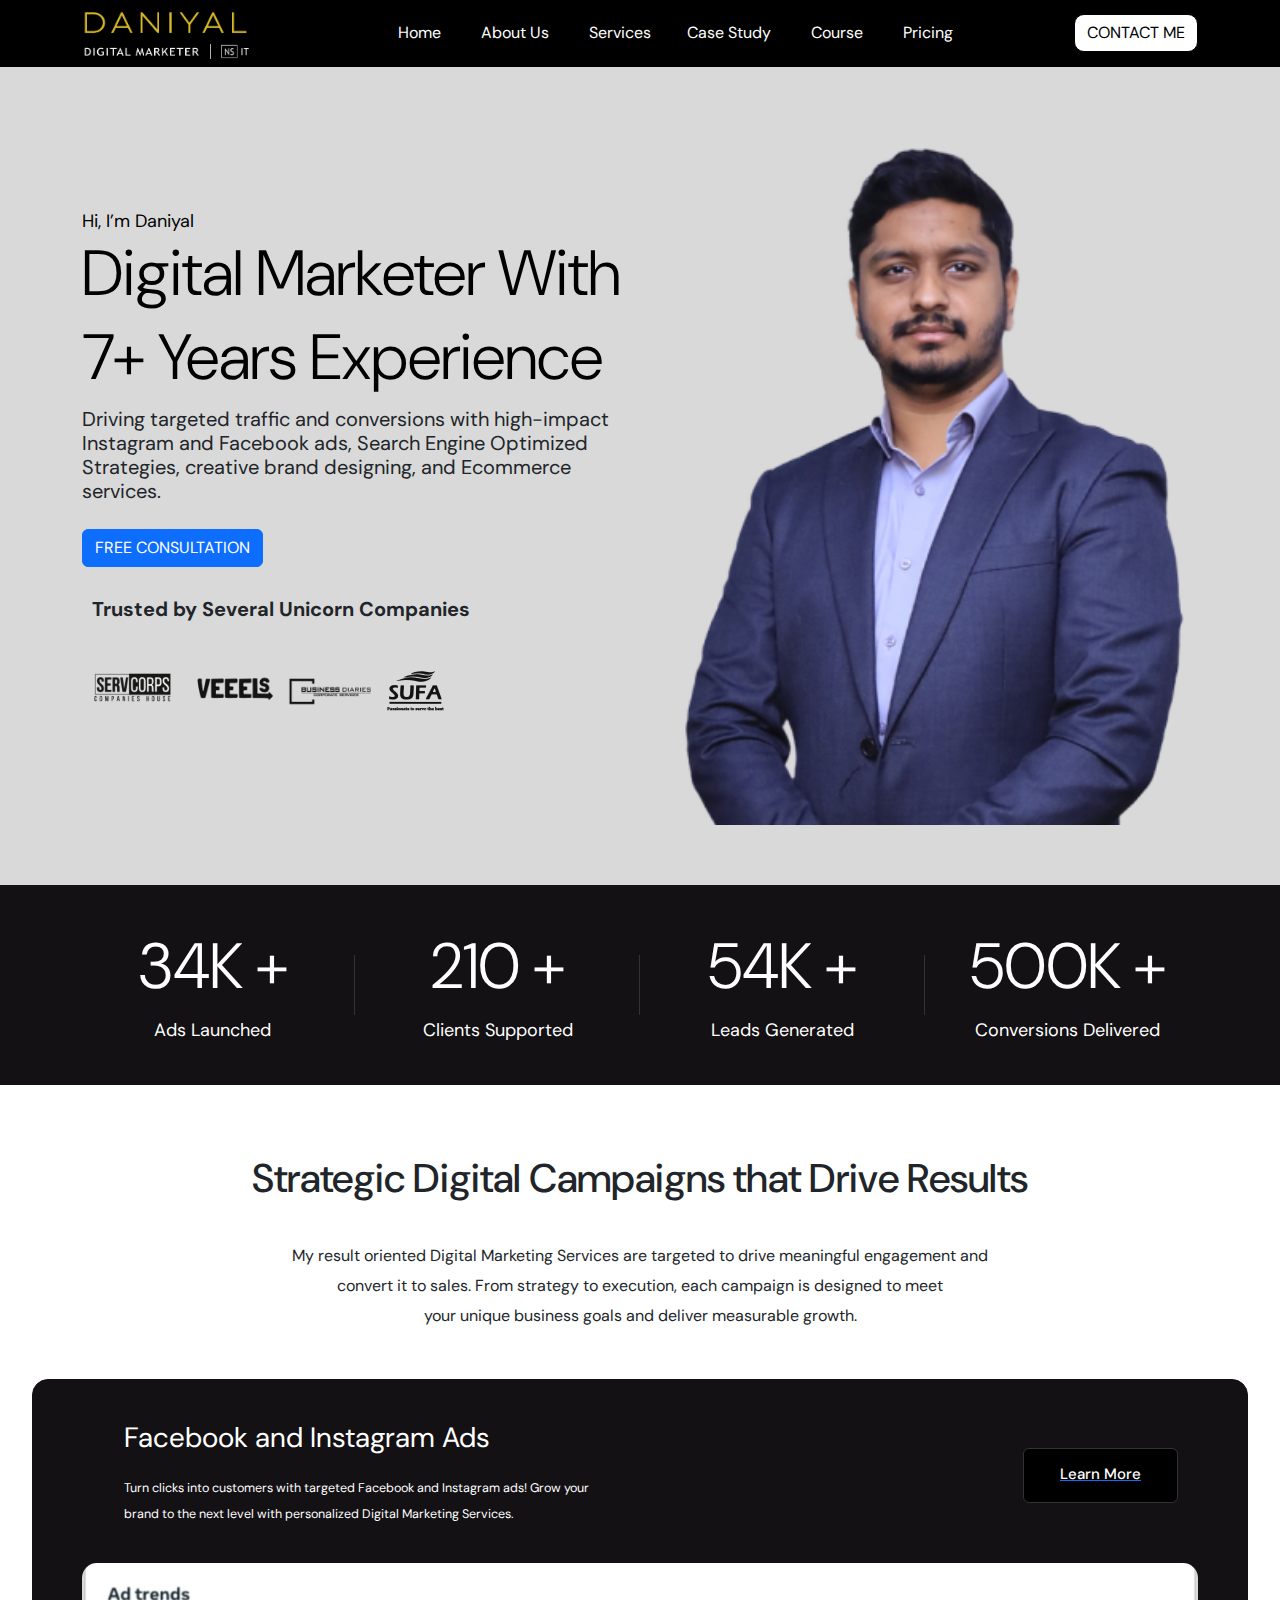
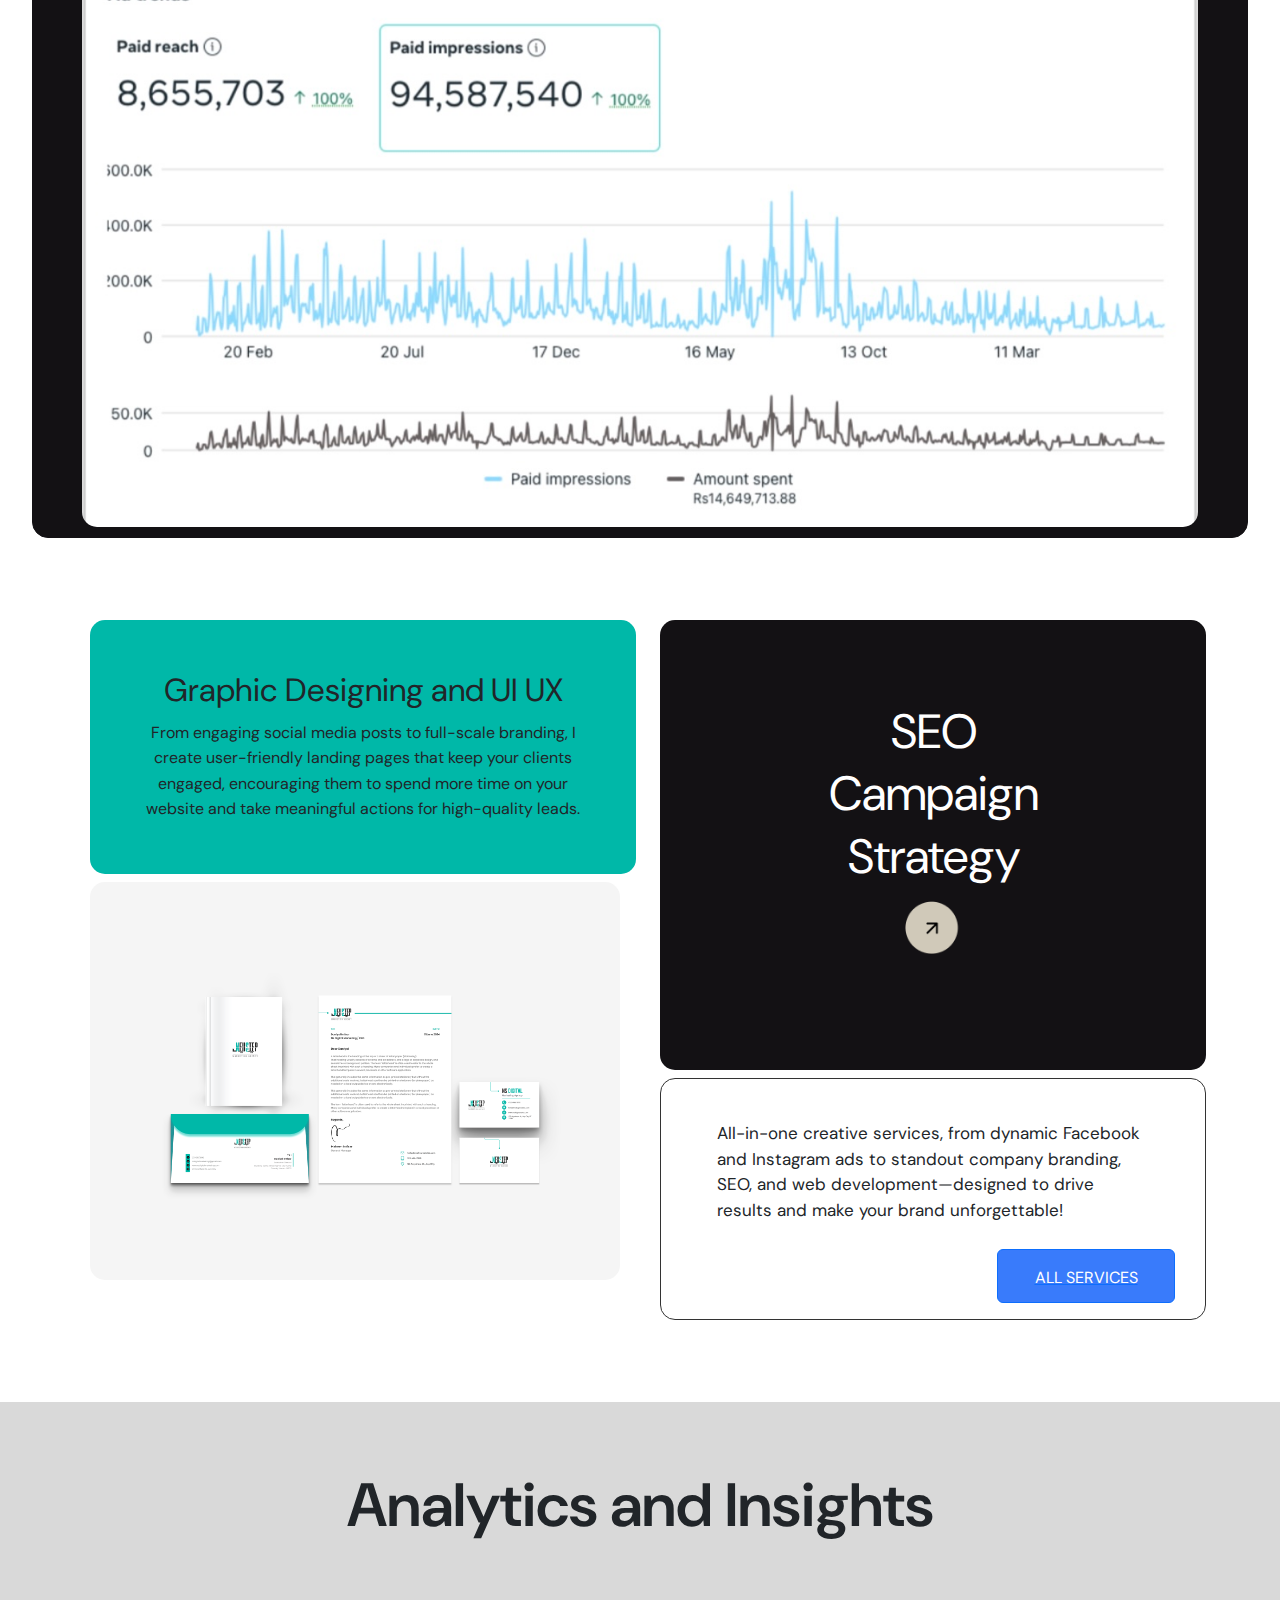
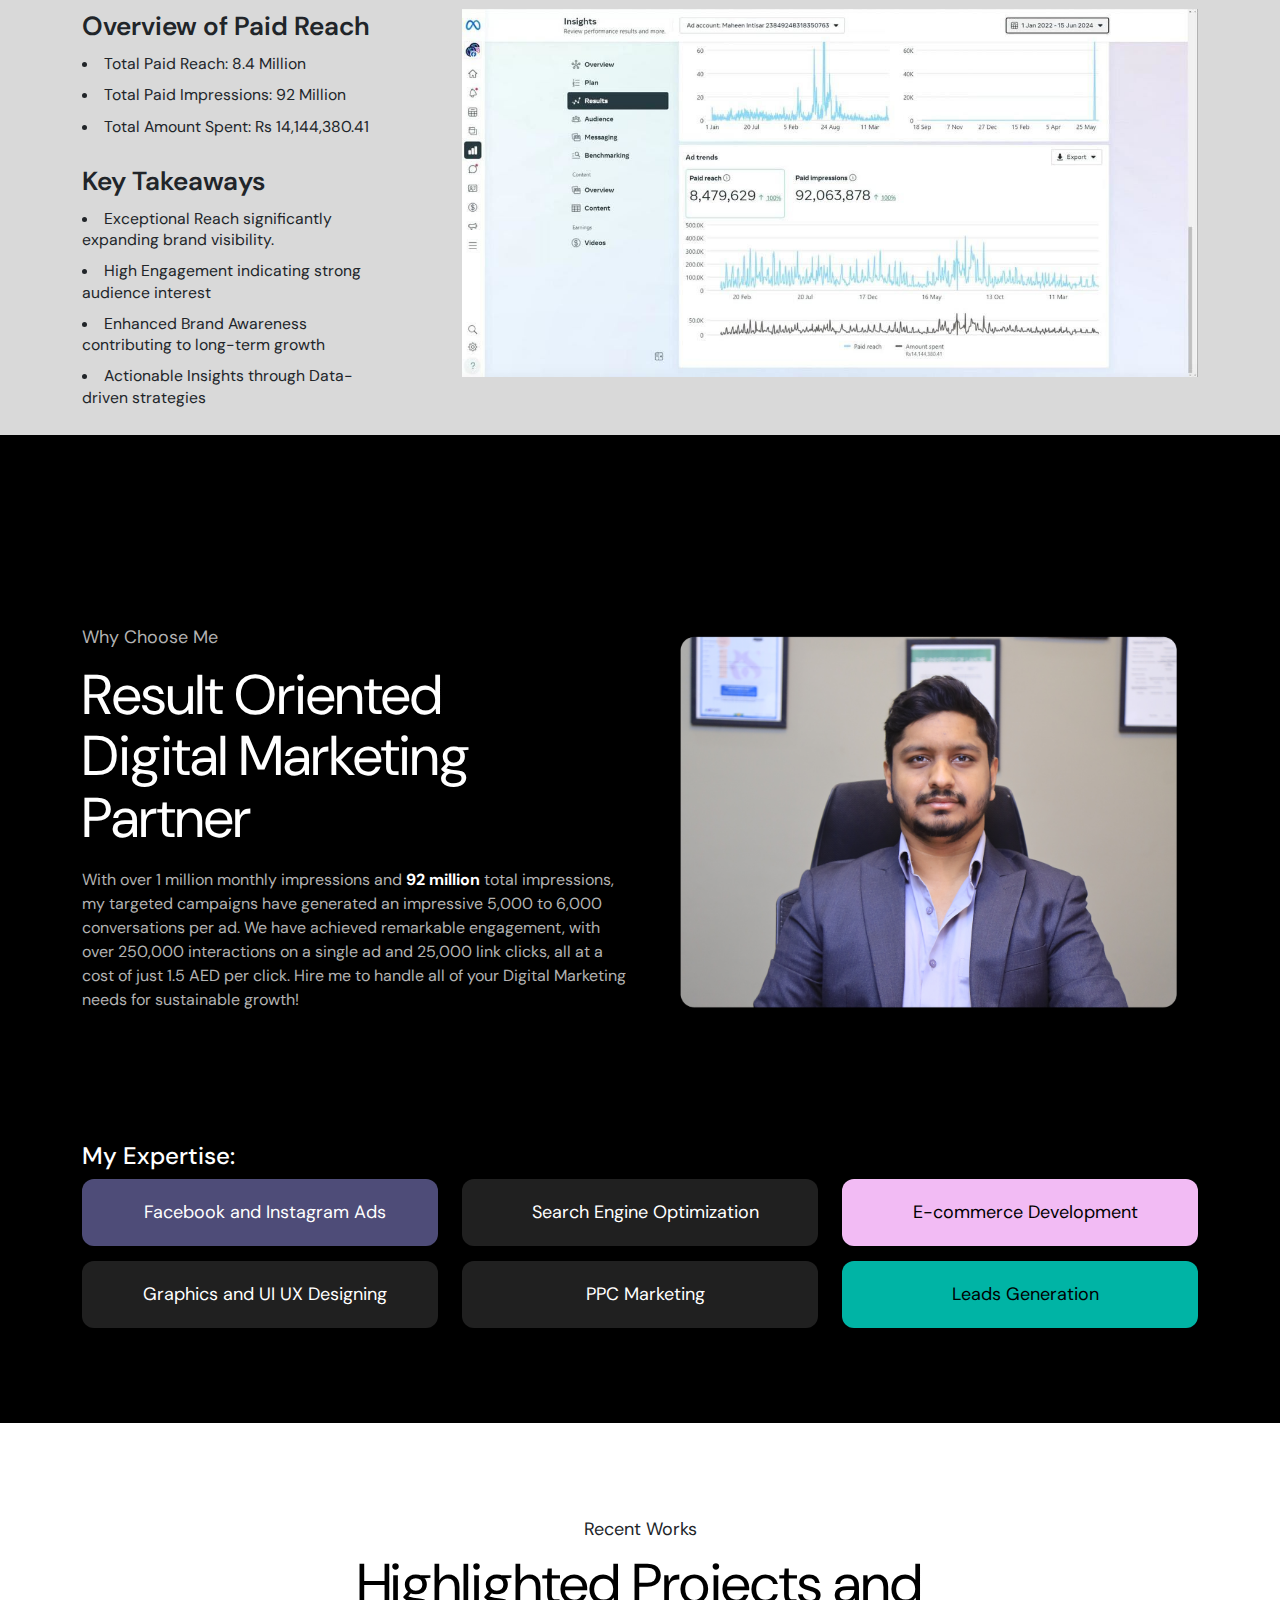
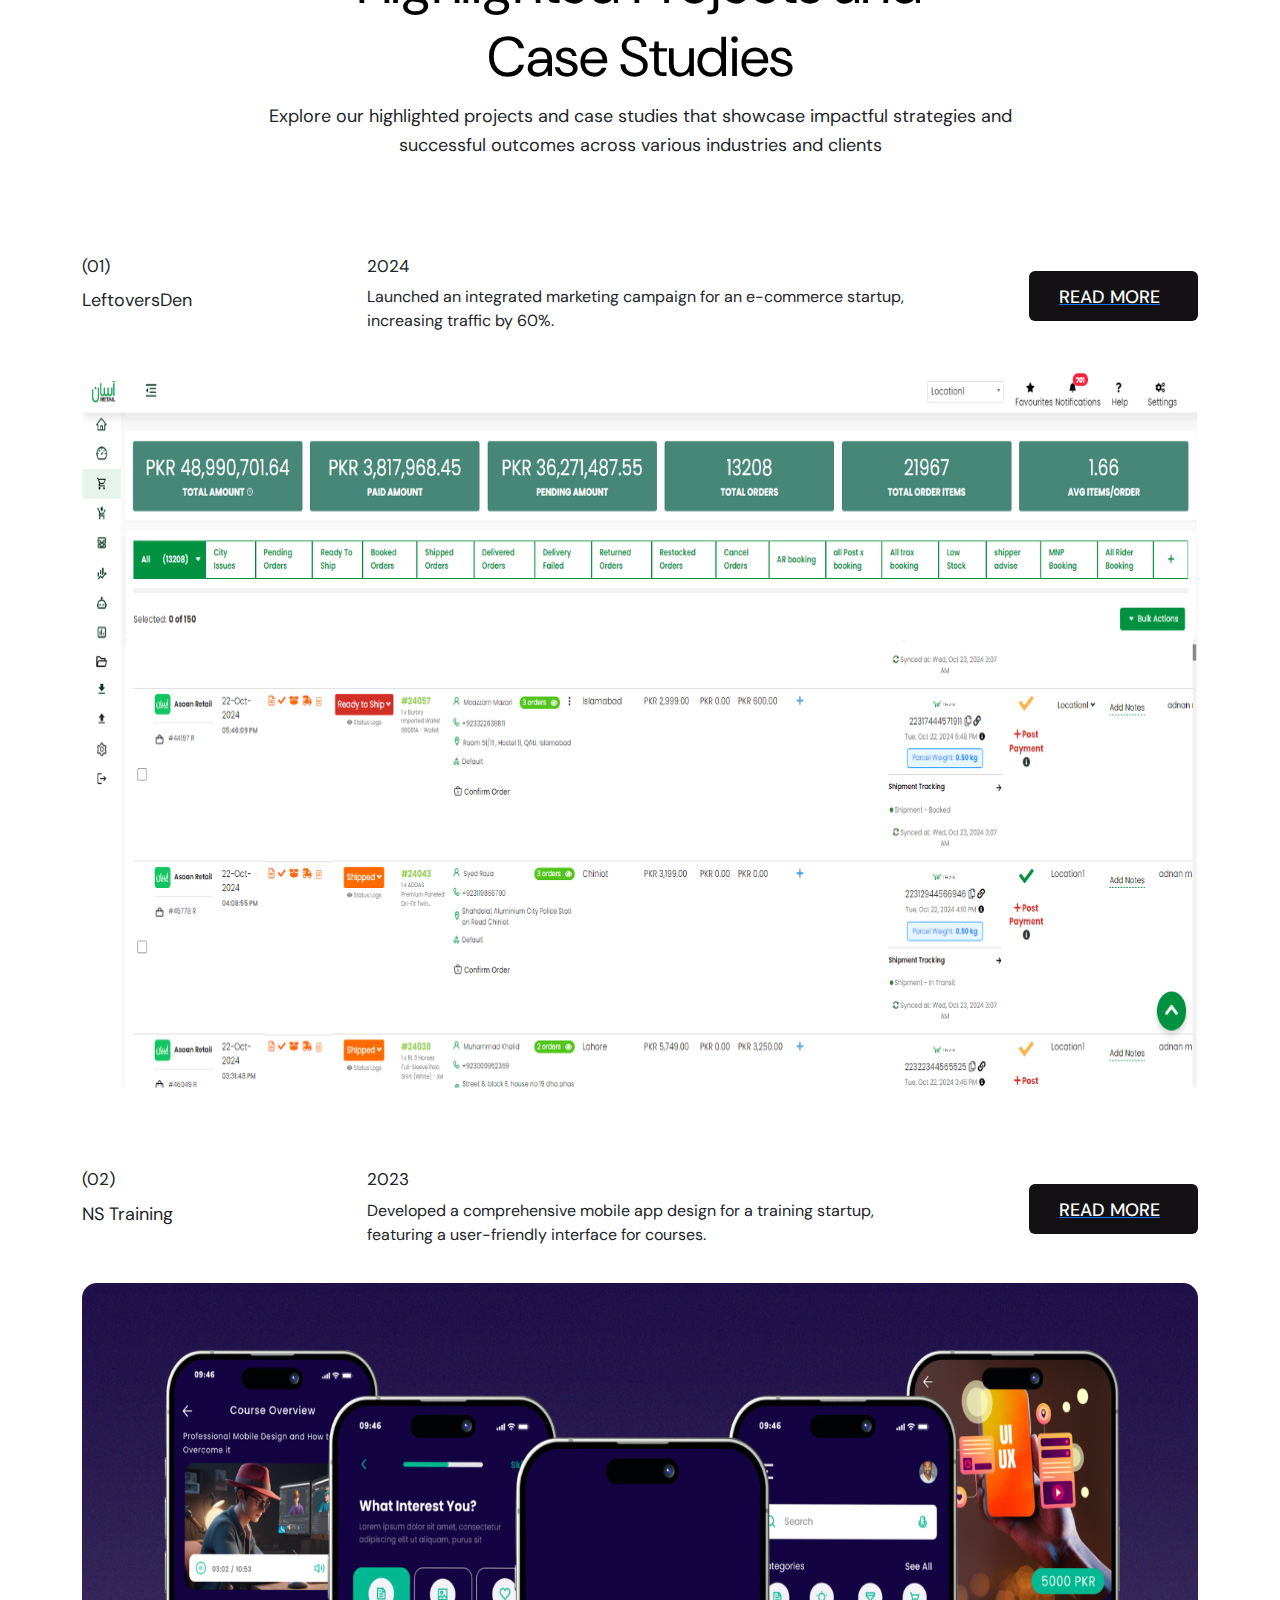
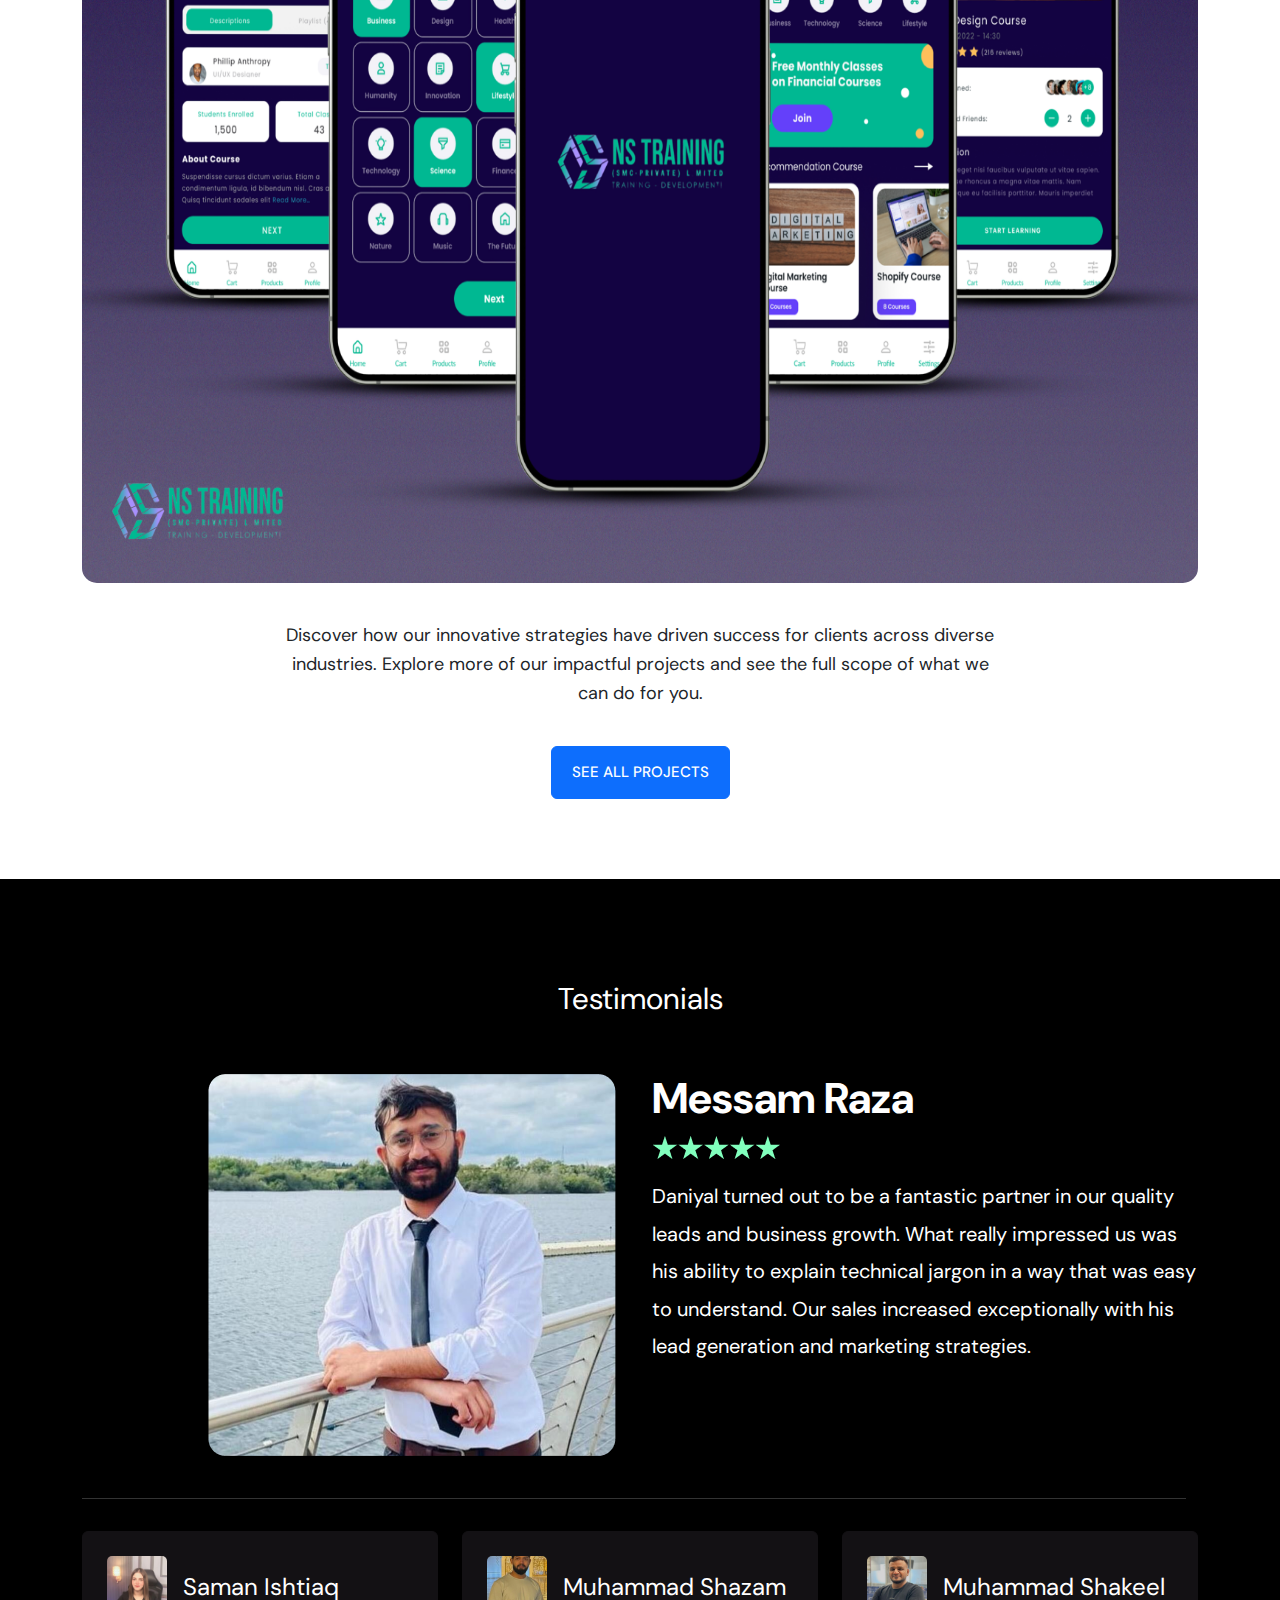
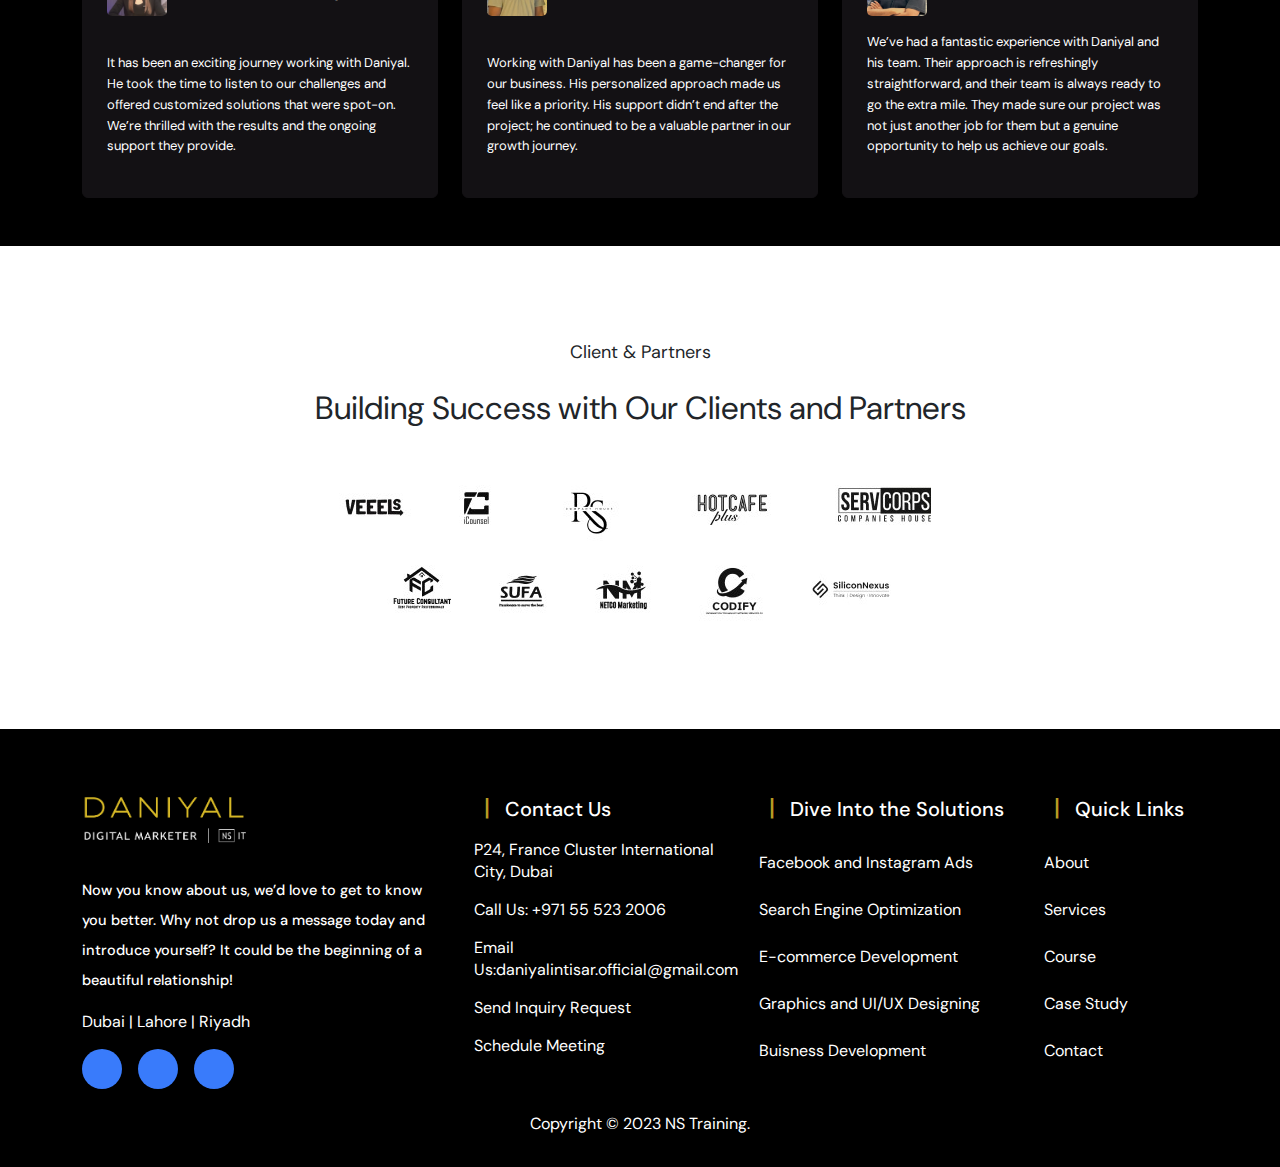
<file: index.html>
<html lang="en">
<head>
    <meta charset="UTF-8">
    <meta name="viewport" content="width=device-width, initial-scale=1.0">
    <!-- Css Link -->
     <link rel="stylesheet" href="style.css">
     <link rel="stylesheet" href="responsive.css">
     <!-- Bootstrap5 Link -->
     <link href="https://cdn.jsdelivr.net/npm/bootstrap@5.3.3/dist/css/bootstrap.min.css" rel="stylesheet" integrity="sha384-QWTKZyjpPEjISv5WaRU9OFeRpok6YctnYmDr5pNlyT2bRjXh0JMhjY6hW+ALEwIH" crossorigin="anonymous">
     <!-- Font Awesome CDN -->
     <link rel="stylesheet" href="https://cdnjs.cloudflare.com/ajax/libs/font-awesome/6.6.0/css/all.min.css" integrity="sha512-Kc323vGBEqzTmouAECnVceyQqyqdsSiqLQISBL29aUW4U/M7pSPA/gEUZQqv1cwx4OnYxTxve5UMg5GT6L4JJg==" crossorigin="anonymous" referrerpolicy="no-referrer" />
     <title>Daniyal Inteesar Portfolio</title>
</head>
<body>

    <div class="cursor"></div>
    <div class="cursor2"></div>
     


    <!-- Home Section Start -->
     <section id="home" style="background-color: #D9D9D9; min-height: 60vh;">
        <nav class="navbar navbar-expand-lg " style="background: #000000;">
            <div class="container">
                <img src="asset/logo.png" alt="" class="img-fluid" style="width: 170px;">
              <button class="navbar-toggler" type="button" data-bs-toggle="collapse" data-bs-target="#navbarSupportedContent" aria-controls="navbarSupportedContent" aria-expanded="false" aria-label="Toggle navigation">
                <i class="fa-solid fa-bars " style="background-color: white; color: black; padding: 10px 19px; border-radius: 12px;"></i>
              </button>
              <div class="collapse navbar-collapse" id="navbarSupportedContent">
                <ul class="navbar-nav m-auto mb-2 mb-lg-0 text-center">
                  <li class="nav-item">
                    <a class="nav-link active text-white" aria-current="page" href="index.html" style="margin-left: 24px;">Home</a>
                  </li>
                  <li class="nav-item">
                    <a class="nav-link text-white" href="about.html" style="margin-left: 24px;">About Us</a>
                  </li>
                  <li class="nav-item">
                    <a class="nav-link text-white" href="service.html" style="margin-left: 24px;">Services</a>
                  </li>
                  <li class="nav-item">
                    <a class="nav-link" href="study.html" style="color: white; margin-left: 20px;">Case Study</a>
                  </li>
                  <li class="nav-item">
                    <a class="nav-link text-white" href="course.html" style="margin-left: 24px;">Course</a>
                  </li>
                  <li class="nav-item">
                    <a class="nav-link text-white" href="price.html" style="margin-left: 24px;">Pricing</a>
                  </li>
                </ul>
               <a href="contact.html" style="text-decoration: none;"><button class="btn btn-primary" style="background-color: white; color: #000000; border: 1px solid #000000; border-radius: 10px; margin: auto; display: block;">Contact Me</button></a>
              </div>
            </div>
          </nav>

          <div class="container">
            <div class="row">
                <div class="col-md-6">
                    <div class="bg-text">
                        <small>Hi, I’m Daniyal</small>
                        <h1>Digital Marketer With 7+ Years Experience</h1>
                        <p>Driving targeted traffic and conversions with high-impact Instagram and Facebook ads, Search Engine Optimized Strategies, creative brand designing, and Ecommerce services.</p>
                        <a href="contact.html"><button class="btn btn-primary">Free Consultation</button></a>
                        <p style="margin: 20px 10px; font-weight: bold;">Trusted by Several Unicorn Companies</p>
                        <div class="bg-1 d-flex flex-wrap justify-content-start">
                            <img src="asset/1.png" alt="" class="img-fluid">
                            <img src="asset/veel.png" alt="" class="img-fluid">
                            <img src="asset/vel1.png" alt="" class="img-fluid" style="object-fit: contain;">
                            <img src="asset/sufa.png" alt="" class="img-fluid" style="object-fit: contain;">
                        </div>
                    </div>
                </div>
                <div class="col-md-6 d-none d-md-block">
                    <div class="bg">
                        <img src="asset/bg.png" alt="" class="img-fluid" style="margin-top: 1rem;">
                    </div>
                </div>
            </div>
        </div>
        
        
     </section>

    <!-- Home Section End -->

    <!-- Counter Section Start -->
    <section id="counter">
        <div class="container">
            <div class="row text-white">
                <div class="col-md-3 d-flex justify-content-center position-relative">
                    <div class="counter-app" data-aos="zoom-in-right" data-aos-duration="800">
                        <h2 class="count" data-count="34000">34K +</h2>
                        <small>Ads Launched</small>
                    </div>
                    <div class="border-divider" data-aos="zoom-in-right" data-aos-duration="800"></div>
                </div>
                <div class="col-md-3 d-flex justify-content-center position-relative">
                    <div class="counter-app" data-aos="zoom-in-right" data-aos-duration="800">
                        <h2 class="count" data-count="210000">210 +</h2>
                        <small>Clients Supported</small>
                    </div>
                    <div class="border-divider" data-aos="zoom-in-right" data-aos-duration="800"></div>
                </div>
                <div class="col-md-3 d-flex justify-content-center position-relative">
                    <div class="counter-app" data-aos="zoom-in-right" data-aos-duration="800">
                        <h2 class="count" data-count="54000">54K +</h2>
                        <small>Leads Generated</small>
                    </div>
                    <div class="border-divider" data-aos="zoom-in-right" data-aos-duration="800"></div>
                </div>
                <div class="col-md-3 d-flex justify-content-center">
                    <div class="counter-app" data-aos="zoom-in-right" data-aos-duration="800">
                        <h2 class="count" data-count="500000">500K +</h2>
                        <small>Conversions Delivered</small>
                    </div>
                </div>
            </div>
            
            
        </div>
    </section>
    <!-- Counter Section End -->

    <!-- Service Section Start -->
     <section id="service">
        <div class="container">
            <div class="row">
                <div class="col-md-12">
                    <div class="service-text">
                        <!-- <h5>My Services</h5> -->
                        <h1 >Strategic Digital Campaigns  that Drive Results</h1>
                        <p >My result oriented Digital Marketing Services are targeted to drive meaningful engagement and <br> convert it to sales. From strategy to execution, each campaign is designed to meet <br> your unique business goals and deliver measurable growth.
                        </p>
                    </div>
                </div>
            </div>
        </div>
     </section>
   
  
     <section id="fb">
        <div class="container">
            <div class="row">
                <div class="col-md-6">
                    <div class="fb-text">
                        <h2>Facebook and Instagram Ads</h2>
                        <p>Turn clicks into customers with targeted Facebook and Instagram ads! Grow your brand to the next level with personalized Digital Marketing Services.</p>
                    </div>
                </div>
                <div class="col-md-6 d-flex justify-content-md-end justify-content-center">
                    <div class="fb-text">
                        <a href="facebook.html">
                            <button class="btn btn-dark" style="display: block;">Learn More</button>
                        </a>
                    </div>
                </div>
            </div>
        </div>
    
        <div class="container">
            <div class="row">
                <div class="col-12">
                    <div class="fb-bg">
                        <img src="asset/Ads.PNG" alt="Facebook and Instagram Ads" 
                             class="img-fluid d-block mx-auto" 
                             style="width: 100%; object-fit: cover;" 
                            >
                    </div>
                </div>
            </div>
        </div>
    </section>
    
     <!-- Service Section End -->

     <!-- Brand Section Start -->
     <section id="brand">
        <div class="container">
            <div class="row">
                <!-- Left Column -->
                <div class="col-lg-6">
                    <div class="p2 m-2">
                        <h2>Graphic Designing and UI UX</h2>
                        <p>From engaging social media posts to full-scale branding, I create user-friendly landing pages that keep your clients engaged, encouraging them to spend more time on your website and take meaningful actions for high-quality leads.</p>
                    </div>
                    <div class="brand m-2">
                        <img src="asset/brand.png" alt="Brand Image" class="img-fluid brand-img">
                    </div>
                </div>
    
                <!-- Right Column -->
                <div class="col-lg-6">
                    <div class="p3 m-2">
                        <h2>SEO Campaign Strategy</h2>
                        <img src="asset/arrow.png" alt="Arrow Image" class="img-fluid arrow-img">
                    </div>
                    <div class="brand1 m-2">
                        <p>All-in-one creative services, from dynamic Facebook and Instagram ads to standout company branding, SEO, and web development—designed to drive results and make your brand unforgettable!</p>
                        <a href="service.html"><button class="btn btn-primary">All Services</button></a>
                    </div>
                </div>
            </div>
        </div>
    </section>
    
     <!-- Brand Section End -->


     <!-- Key Section Start -->
      <section id="key">
        <div class="container">
            <div class="row">
                <div class="col-md-12">
                    <div class="key-text" >
                        <h1>Analytics and Insights</h1>
                    </div>
                </div>
            </div>
        </div>
        <div class="container">
            <div class="row">
                <div class="col-md-4">
                    <div class="key-list" >
                        <h2>Overview of Paid Reach</h2>
                        <li>Total Paid Reach: 8.4 Million</li>
                        <li>Total Paid Impressions: 92 Million</li>
                        <li>Total Amount Spent: Rs 14,144,380.41</li>
                    </div>
                    <div class="key-list" style="margin: 1.7rem 0;" >
                        <h2>Key Takeaways</h2>
                        <li>Exceptional Reach significantly <br> expanding brand visibility.</li>
                        <li>High Engagement indicating strong <br> audience interest</li>
                        <li>Enhanced Brand Awareness <br> contributing to long-term growth</li>
                        <li>Actionable Insights through Data- <br> driven strategies</li>
                    </div>
                </div>
                <div class="col-md-8">
                    <div class="key-bg" >
                        <img src="asset/key.jpg" alt="" class="img-fluid" >
                    </div>
                </div>
            </div>
        </div>
      </section>
     <!-- Key Section End -->

     <!-- Choose Section Start -->
     <section id="choose">
        <div class="container">
            <div class="row">
                <div class="col-md-6">
                    <div class="choose-text"  >
                        <h5>Why Choose Me</h5>
                        <h1>Result Oriented <br> Digital Marketing <br> Partner 
                        </h1>
                        <p>With over 1 million monthly impressions and <span style="font-weight: bolder; color: white;">92 million</span> total impressions, my targeted campaigns have generated an impressive 5,000 to 6,000 conversations per ad. We have achieved remarkable engagement, with over 250,000 interactions on a single ad and 25,000 link clicks, all at a cost of just 1.5 AED per click. Hire me to handle all of your Digital Marketing needs for sustainable growth!</p>
                    </div>
                </div>
                <div class="col-md-6">
                    <div class="choose-text"  >
                        <img src="asset/bs.png" alt="" class="img-fluid main-img"  >
                    </div>
                </div>
            </div>
        </div>

        <div class="container ">
            <h4 class="text-white" >My Expertise:</h4>
            <div class="row">
                <div class="col-md-4">
                    <div class="expertise-box digital-marketing" >
                        <i class="fas fa-bullhorn expertise-icon" ></i>
                        Facebook and Instagram Ads 
                    </div>
                </div>
                <div class="col-md-4">
                    <div class="expertise-box seo-campaigns" >
                        <i class="fas fa-chart-line expertise-icon" ></i>
                        Search Engine Optimization

                    </div>
                </div>
                <div class="col-md-4">
                    <div class="expertise-box analytics-reporting" >
                        <i class="fas fa-chart-pie expertise-icon" ></i>
                        E-commerce Development
                    </div>
                </div>
            </div>
            <div class="row">
                <div class="col-md-4">
                    <div class="expertise-box content-marketing" >
                        <i class="fas fa-edit expertise-icon" ></i>
                        Graphics and UI UX Designing
                    </div>
                </div>
                <div class="col-md-4">
                    <div class="expertise-box company-branding" >
                        <i class="fas fa-building expertise-icon" ></i>
                        PPC Marketing
                    </div>
                </div>
                <div class="col-md-4">
                    <div class="expertise-box leads-generation" style="color: black;" >
                        <i class="fas fa-users expertise-icon" ></i>
                        Leads Generation
                    </div>
                </div>
            </div>
        </div>

      </section>
    
     <!-- Choose Section End -->


     <!-- Work Section Start -->
      <section id="work">
        <div class="container">
            <div class="row">
                <div class="col-md-12">
                    <div class="work-text" >
                        <h5>Recent Works</h5>
                        <h2>Highlighted Projects and <br> Case Studies</h2>
                        <p>Explore our highlighted projects and case studies that showcase impactful strategies and <br> successful outcomes across various industries and clients</p>
                    </div>
                </div>
            </div>
        </div>

        <div class="container">
            <div class="row">
                <div class="col-md-3">
                    <div class="works" >
                        <h5>(01)</h5>
                        <h4>LeftoversDen </h4>
                    </div>
                </div>
                <div class="col-md-6">
                    <div class="works" >
                        <h5>2024</h5>
                        <p>Launched an integrated marketing campaign for an e-commerce startup, increasing traffic by 60%.
                        </p>
                    </div>
                </div>
                <div class="col-md-3">
                    <div class="works" >
                        <a href="ecommerce.html"><button class="btn btn-primary">Read More</button></a>
                    </div>
                </div>
            </div>
        </div>
        <div class="container">
            <div class="row">
                <div class="col-md-12">
                    <div class="work-bg">
                        <img src="asset/home leftoversden.png" alt="" class="img-fluid" >
                    </div>
                </div>
            </div>
        </div>


        <section id="work-2" style="margin: 5rem 0;">
            <div class="container">
                <div class="row">
                    <div class="col-md-3">
                        <div class="works" >
                            <h5>(02)</h5>
                            <h4>NS Training  </h4>
                        </div>
                    </div>
                    <div class="col-md-6">
                        <div class="works" >
                            <h5>2023</h5>
                            <p>Developed a comprehensive mobile app design for a training startup, featuring a user-friendly interface for courses.
    
                            </p>
                        </div>
                    </div>
                    <div class="col-md-3">
                        <div class="works" >
                            <a href="mobile.html"><button class="btn btn-primary">Read More</button></a>
                        </div>
                    </div>
                </div>
            </div>
            <div class="container">
                <div class="row">
                    <div class="col-md-12">
                        <div class="work-bg">
                            <img src="asset/ns.png" alt="" class="img-fluid" style="border-radius: 15px; height: 100vh;" >
                            <p >Discover how our innovative strategies have driven success for clients across diverse <br> industries. Explore more of our impactful projects and see the full scope of what we <br> can do for you.</p>
                            <a href="study.html"><button class="btn btn-primary" >See All Projects</button></a>
                        </div>
                    </div>
                </div>
            </div>
        </section>
      </section>
     <!-- Work Section End -->


     <!-- Testinomail Section Start -->
     <section id="team">
        <div class="container">
            <div class="row">
                <div class="col-md-12">
                    <div class="team" >
                        <h4>Testimonials</h4>
                    </div>
                </div>
            </div>
        </div>
    
        <div class="container">
            <div class="row">
                <div class="col-md-6">
                    <div class="team-bg" >
                        <img src="asset/bg3.png" alt="" class="img-fluid">
                    </div>
                </div>
                <div class="col-md-6">
                    <div class="team-text" >
                        <h3>Messam Raza</h3>
                        <img src="asset/Star.png" alt="" class="img-fluid">
                        <p>Daniyal turned out to be a fantastic partner in our quality leads and business growth. What really impressed us was his ability to explain technical jargon in a way that was easy to understand. Our sales increased exceptionally with his lead generation and marketing strategies. 
                         </p>
                    </div>
                </div>
            </div>
        </div>
    
        <div class="container">
            <div class="row">
                <div class="col-md-12">
                    <img src="asset/Line.png" alt="" class="img-fluid" style="margin: 2rem 0;" >
                </div>
            </div>
        </div>
    
        <div class="container">
            <div class="row">
                <div class="col-md-4 d-flex">
                    <div class="testimonial-card p-4 rounded" >
                        <div class="d-flex align-items-center mb-3" >
                            <img src="asset/saman.jpg" class="me-3" alt="Profile Image">
                            <div>
                                <h5 class="mb-0" >Saman Ishtiaq</h5>
                                <div class="star-rating text-warning">
                                   <i class="fa-duotone fa-solid fa-star" ></i>
                                   <i class="fa-duotone fa-solid fa-star" ></i>
                                   <i class="fa-duotone fa-solid fa-star" ></i>
                                   <i class="fa-duotone fa-solid fa-star" ></i>
                                   <i class="fa-duotone fa-solid fa-star" ></i>
                                </div>
                            </div>
                        </div>
                        <p>It has been an exciting journey working with Daniyal. He took the time to listen to our challenges and offered customized solutions that were spot-on. We’re thrilled with the results and the ongoing support they provide.
                        </p>
                    </div>
                </div>
                <div class="col-md-4 d-flex">
                    <div class="testimonial-card p-4 rounded" >
                        <div class="d-flex align-items-center mb-3" >
                            <img src="asset/shazam.jpg" class="me-3" alt="Profile Image" >
                            <div>
                                <h5 class="mb-0">Muhammad Shazam</h5>
                                <div class="star-rating text-warning">
                                   <i class="fa-duotone fa-solid fa-star" ></i>
                                   <i class="fa-duotone fa-solid fa-star" ></i>
                                   <i class="fa-duotone fa-solid fa-star" ></i>
                                   <i class="fa-duotone fa-solid fa-star" ></i>
                                   <i class="fa-duotone fa-solid fa-star" ></i>
                                </div>
                            </div>
                        </div>
                        <p>Working with Daniyal has been a game-changer for our business. His personalized approach made us feel like a priority. His support didn’t end after the project; he continued to be a valuable partner in our growth journey.
                        </p>
                    </div>
                </div>
                <div class="col-md-4 d-flex">
                    <div class="testimonial-card p-4 rounded" >
                        <div class="d-flex align-items-center mb-3" >
                            <img src="asset/shakeel.jpg" class="me-3" alt="Profile Image" >
                            <div>
                                <h5 class="mb-0">Muhammad Shakeel</h5>
                                <div class="star-rating text-warning" >
                                    <i class="fa-duotone fa-solid fa-star" ></i>
                                    <i class="fa-duotone fa-solid fa-star" ></i>
                                    <i class="fa-duotone fa-solid fa-star" ></i>
                                    <i class="fa-duotone fa-solid fa-star" ></i>
                                    <i class="fa-duotone fa-solid fa-star" ></i>
                                </div>
                            </div>
                        </div>
                        <p>We’ve had a fantastic experience with Daniyal and his team. Their approach is refreshingly straightforward, and their team is always ready to go the extra mile. They made sure our project was not just another job for them but a genuine opportunity to help us achieve our goals.</p>
                    </div>
                </div>
            </div>
        </div>
    </section>
    
    
     <!-- Testinomail Section End -->

     <!-- Partner Section Start -->
      <section id="partner">
        <div class="container">
            <div class="row">
                <div class="col-md-12">
                    <div class="partner" >
                        <h4>Client & Partners</h4>
                        <h2>Building Success with Our Clients and Partners</h2>
                    </div>
                </div>
            </div>
        </div>

        <div class="container">
            <div class="row">
                <div class="col-md-12">
                    <div class="logos" style="margin-top: 2rem;" >
                        <img src="asset/client.jpg" alt="" class="img-fluid" >
                    </div>
                </div>
            </div>
        </div>
      </section>
     <!-- Partner Section End -->


   <!-- Footer Start -->

   <footer class="footer pt-5 pb-3 text-white">
    <div class="container">
        <div class="row">
            <!-- Logo and Intro -->
            <div class="col-md-4 col-12 text-center text-md-start mb-4 mb-md-0">
                <div class="d-flex align-items-center justify-content-center justify-content-md-start mb-3">
                    <img src="asset/gl.png" alt="USEO Logo" style="height: 50px; margin: 1rem 0;"> <!-- Replace with your logo path -->
                </div>
                <h6 style="font-size: 14.5px; line-height: 30px;">Now you know about us, we’d love to get to know you better. Why not drop us a message today and introduce yourself? It could be the beginning of a beautiful relationship!</h6>
                <p>Dubai | Lahore | Riyadh</p>
                <div class="social-icons d-flex justify-content-center justify-content-md-start">
                    <a href="https://www.youtube.com/channel/UCbIbUEFI0xidx8e7Ov8Zu7A" class="text-white me-3"><i class="fab fa-youtube"></i></a>
                    <a href="https://www.instagram.com/daniyalintisar_ulhaq/" class="text-white me-3"><i class="fab fa-instagram"></i></a>
                    <a href="https://www.linkedin.com/in/daniyal-intisar-7b2342132" target="_parent" class="text-white"><i class="fab fa-linkedin"></i></a>
                </div>
            </div>

            <!-- Contact Info -->
            <div class="col-md-3 col-6 mb-4 mb-md-0 text-center text-md-start border-start-md border-light ps-md-4">
                <h6 class="ct"><span class="ct">|</span> Contact Us</h6>
                <p>P24, France Cluster  International City, Dubai                </p>
                <p>Call Us:  +971 55 523 2006
                </p>
                <p>Email Us:daniyalintisar.official@gmail.com                </p>
                <p>Send Inquiry Request</a></p>
                <p>Schedule Meeting</a></p>
            </div>

            <!-- Solutions -->
            <div class="col-md-3 col-6 mb-4 mb-md-0 text-center text-md-start border-start-md border-light ps-md-4">
                <h6 class="ct"><span class="ct">|</span> Dive Into the Solutions</h6>
                <ul class="list-unstyled">
                   <a href="facebook.html"><li>Facebook and Instagram Ads</a></li></a>
                   <a href="seo.html"><li>Search Engine Optimization</a></li></a>
                   <a href="ecommerce.html"><li>E-commerce Development</a></li></a>
                   <a href="graphic.html"><li>Graphics and UI/UX Designing
                </a></li></a>
                   <a href="buisness.html"><li>Buisness Development</a></li></a>

                  
                </ul>
            </div>

            <!-- Quick Links -->
            <div class="col-md-2 col-12 text-center text-md-start border-start-md border-light ps-md-4">
                <h6 class="ct"><span class="ct">|</span> Quick Links</h6>
                <ul class="list-unstyled">
                    <a href="about.html"><li>About</li></a>
                    <a href="service.html"><li>Services</li></a>
                    <a href="course.html"><li>Course</li></a>
                    <a href="study.html"><li>Case Study</li></a>
                    <a href="contact.html"><li>Contact</li></a>
                   
                </ul>
            </div>
        </div>
        <div class="text-center mt-4">
            <p>Copyright © 2023 NS Training.</p>
        </div>
    </div>
</footer>

<!-- Footer End -->




    <script src="https://cdn.jsdelivr.net/npm/bootstrap@5.3.3/dist/js/bootstrap.bundle.min.js" integrity="sha384-YvpcrYf0tY3lHB60NNkmXc5s9fDVZLESaAA55NDzOxhy9GkcIdslK1eN7N6jIeHz" crossorigin="anonymous"></script>
    <script src="java.js"></script>
    <script>
        var cursor = document.querySelector(".cursor");
        var cursor2 = document.querySelector(".cursor2");
        document.addEventListener("mousemove",function(e){
          cursor.style.cssText = cursor2.style.cssText = "left: " + e.clientX + "px; top: " + e.clientY + "px;";
        });
      </script>
</body>
</html>
</file>
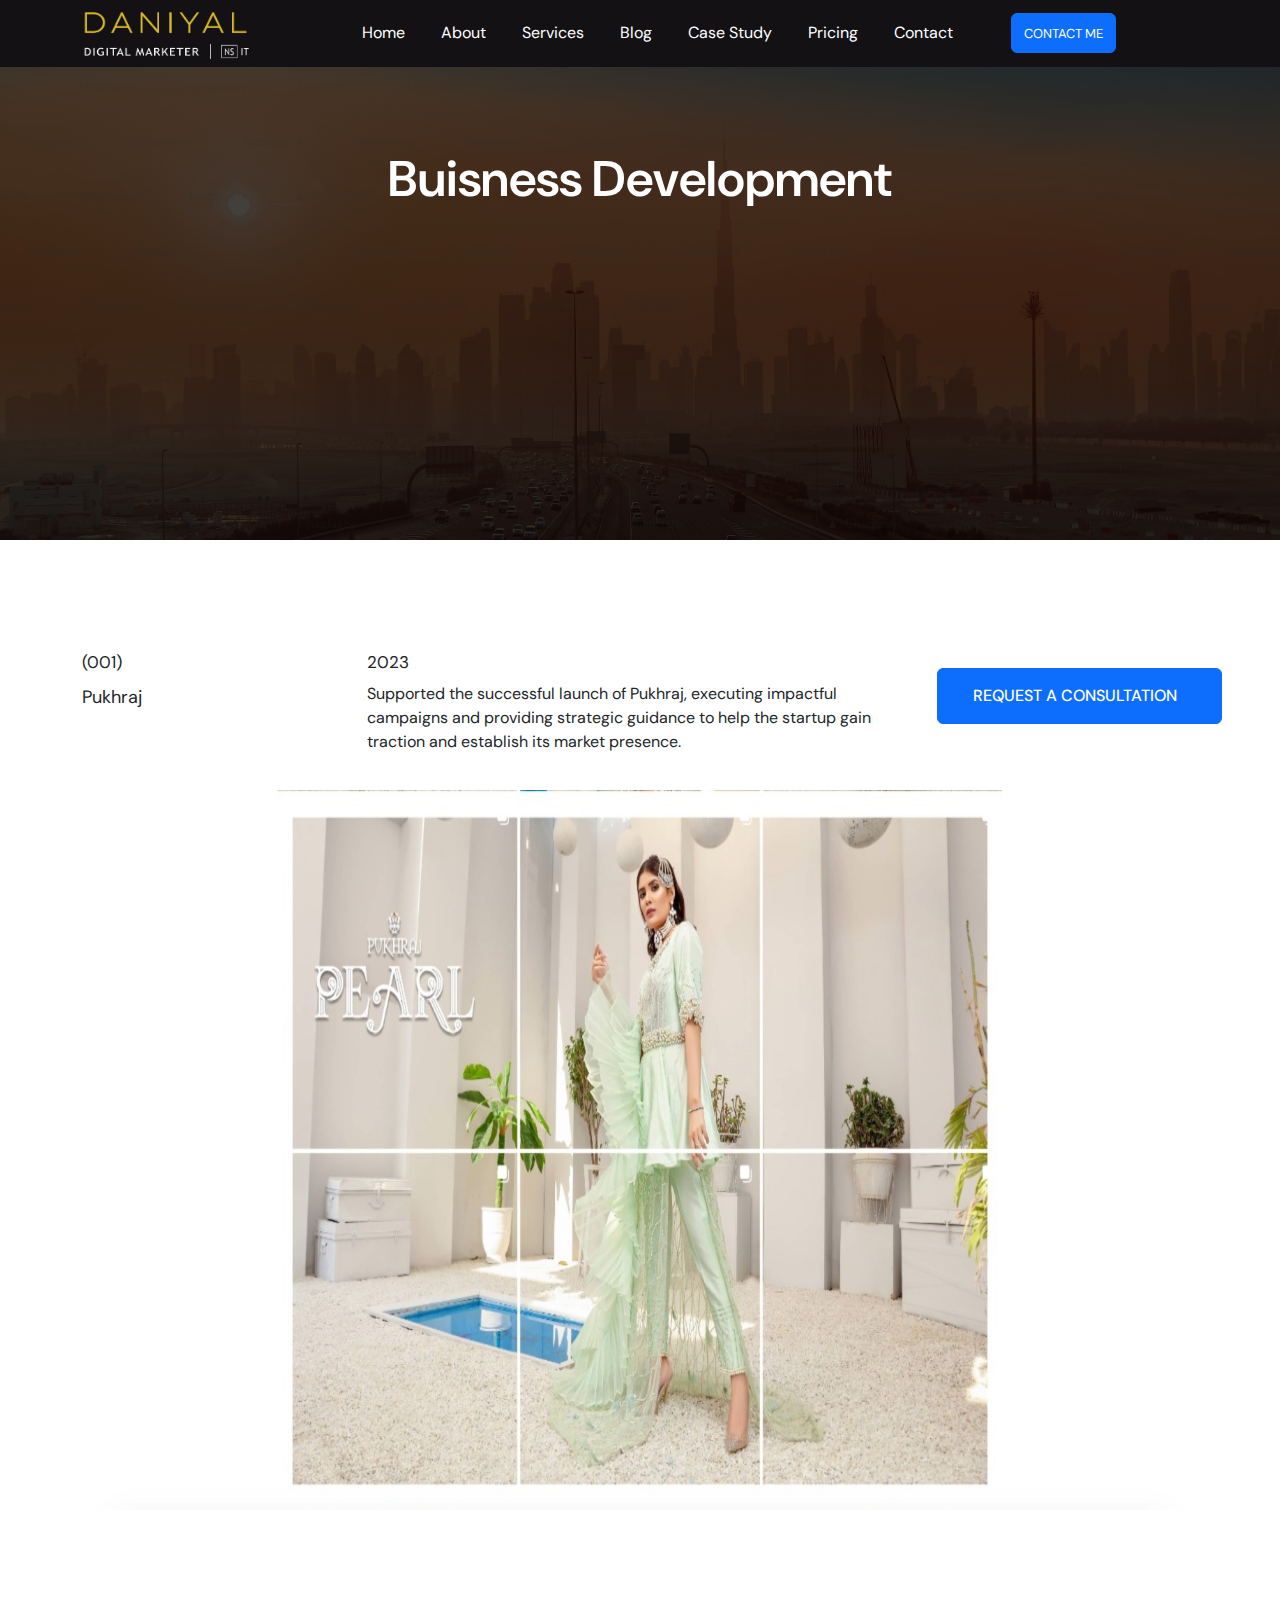
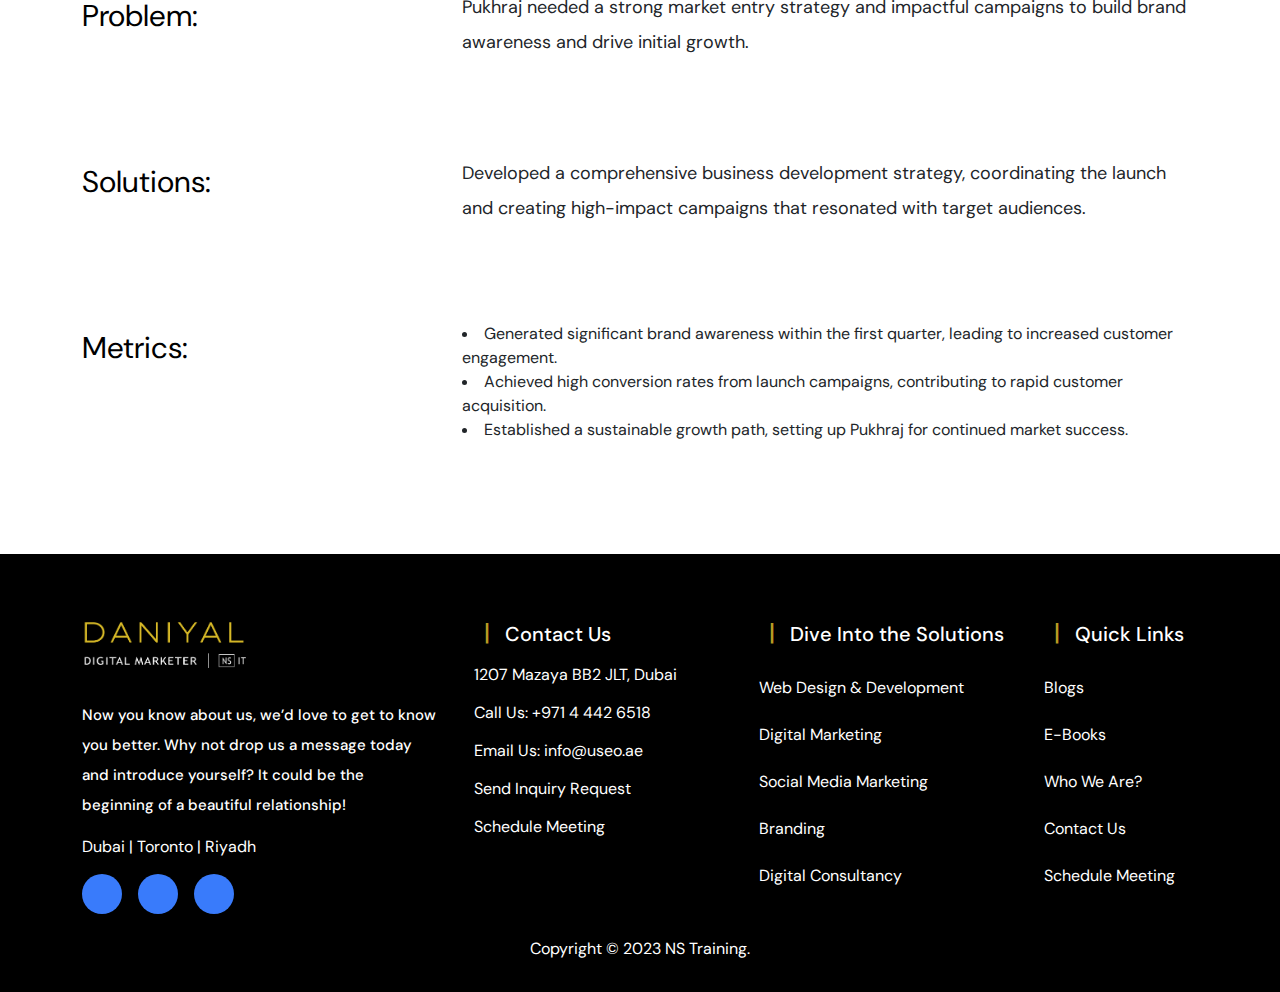
<file: buisness.html>
<html lang="en">
<head>
    <meta charset="UTF-8">
    <meta name="viewport" content="width=device-width, initial-scale=1.0">
    <!-- Css Link -->
    <link rel="stylesheet" href="style.css">
    <link rel="stylesheet" href="responsive.css">
    <!-- Bootstrap5 Link -->
    <link href="https://cdn.jsdelivr.net/npm/bootstrap@5.3.3/dist/css/bootstrap.min.css" rel="stylesheet" integrity="sha384-QWTKZyjpPEjISv5WaRU9OFeRpok6YctnYmDr5pNlyT2bRjXh0JMhjY6hW+ALEwIH" crossorigin="anonymous">
    <!-- Font Awesome CDN -->
    <link rel="stylesheet" href="https://cdnjs.cloudflare.com/ajax/libs/font-awesome/6.6.0/css/all.min.css" integrity="sha512-Kc323vGBEqzTmouAECnVceyQqyqdsSiqLQISBL29aUW4U/M7pSPA/gEUZQqv1cwx4OnYxTxve5UMg5GT6L4JJg==" crossorigin="anonymous" referrerpolicy="no-referrer" />
   <title>Daniyal Inteesar Portfolio</title>
</head>
<body>

     <!-- Home Section Start -->
     <section id="homes" style="min-height: 60vh;">
        <nav class="navbar navbar-expand-lg " style="background-color: #131114;">
            <div class="container">
              <img src="asset/logo.png" alt="" class="img-fluid" style="width: 170px;">
              <button class="navbar-toggler" type="button" data-bs-toggle="collapse" data-bs-target="#navbarSupportedContent" aria-controls="navbarSupportedContent" aria-expanded="false" aria-label="Toggle navigation">
                <span class="navbar-toggler-icon"></span>
              </button>
              <div class="collapse navbar-collapse" id="navbarSupportedContent">
                <ul class="navbar-nav m-auto mb-2 mb-lg-0">
                  <li class="nav-item">
                    <a class="nav-link active" aria-current="page" href="index.html" style="color: white; margin-left: 20px;">Home</a>
                  </li>
                  <li class="nav-item">
                    <a class="nav-link" href="about.html" style="color: white; margin-left: 20px;">About</a>
                  </li>
                  <li class="nav-item">
                    <a class="nav-link" href="service.html" style="color: white; margin-left: 20px;">Services</a>
                  </li>
                  <li class="nav-item">
                    <a class="nav-link" href="blog.html" style="color: white; margin-left: 20px;">Blog</a>
                  </li>
                  <li class="nav-item">
                    <a class="nav-link" href="study.html" style="color: white; margin-left: 20px;">Case Study</a>
                  </li>
                  <li class="nav-item">
                    <a class="nav-link" href="study.html" style="color: white; margin-left: 20px;">Pricing</a>
                  </li>
                  <li class="nav-item">
                    <a class="nav-link" href="contact.html" style="color: white; margin-left: 20px;">Contact</a>
                  </li>
                  <button class="btn btn-primary" style="margin-left: 50px; font-size: 13px;">Contact Me</button>
               
              </div>
            </div>
          </nav>
          <div class="container">
            <div class="row">
                <div class="col-md-12">
                    <div class="bg-service"  data-aos="zoom-in-down" data-aos-duration="800">
                        <h1>Buisness Development
                        </h1>
                    </div>
                </div>
            </div>
          </div>
     </section>
    <!-- Home Section End -->

      <!-- Case Section Start -->
      <section id="case">
        <div class="container">
            <div class="row">
                <div class="col-md-3">
                    <div class="works" data-aos="zoom-out" data-aos-duration="1800">
                        <h5>(001)</h5>
                        <h4>Pukhraj</h4>
                    </div>
                </div>
                <div class="col-md-6">
                    <div class="works" data-aos="zoom-out" data-aos-duration="1800">
                        <h5>2023</h5>
                        <p>Supported the successful launch of Pukhraj, executing impactful campaigns and providing strategic guidance to help the startup gain traction and establish its market presence.


                        </p>
                    </div>
                </div>
                <div class="col-md-3">
                    <div class="case-b" data-aos="zoom-out" data-aos-duration="1800">
                        <button class="btn btn-primary" style="width: 285px;">Request a Consultation</button>
                    </div>
                </div>
            </div>
        </div>
        <div class="container">
            <div class="row">
                <div class="col-md-12">
                    <div class="work-bg">
                        <img src="asset/buisness.jpg" alt="" class="img-fluid" data-aos="zoom-out" data-aos-duration="1800" style="border-radius: 15px;" width="100%">
                    </div>
                </div>
            </div>
        </div>

        <div class="container">
            <div class="row">
                <div class="col-md-4">
                    <div class="case-content">
                        <h2>Problem:</h2>
                    </div>
                </div>
                <div class="col-md-8">
                    <div class="case-content">
                        <p> Pukhraj needed a strong market entry strategy and impactful campaigns to build brand awareness and drive initial growth.
                        </p>
                    </div>
                </div>
            </div>
        </div>
        <div class="container">
            <div class="row">
                <div class="col-md-4">
                    <div class="case-content">
                        <h2>Solutions:</h2>
                    </div>
                </div>
                <div class="col-md-8">
                    <div class="case-content">
                        <p>Developed a comprehensive business development strategy, coordinating the launch and creating high-impact campaigns that resonated with target audiences. 
                        </p>
                    </div>
                </div>
            </div>
        </div>
        <div class="container">
            <div class="row">
                <div class="col-md-4">
                    <div class="case-content">
                        <h2>Metrics:</h2>
                    </div>
                </div>
                <div class="col-md-8">
                    <div class="case-content">
                        <li>Generated significant brand awareness within the first quarter, leading to increased customer engagement.</li>
                        <li>Achieved high conversion rates from launch campaigns, contributing to rapid customer acquisition.</li>
                        <li>Established a sustainable growth path, setting up Pukhraj for continued market success.
                        </li>
                    </div>
                </div>
            </div>
        </div>
     </section>
    <!-- Case Section End -->

   <!-- Footer Start -->
   <footer class="footer pt-5 pb-3 text-white">
    <div class="container">
        <div class="row">
            <!-- Logo and Intro -->
            <div class="col-md-4 col-12 text-center text-md-start mb-4 mb-md-0">
                <div class="d-flex align-items-center justify-content-center justify-content-md-start mb-3">
                    <img src="asset/gl.png" alt="USEO Logo" style="height: 50px; margin: 1rem 0;"> <!-- Replace with your logo path -->
                </div>
                <h6 style="font-size: 15px; line-height: 30px;">Now you know about us, we’d love to get to know you better. Why not drop us a message today and introduce yourself? It could be the beginning of a beautiful relationship!</h6>
                <p>Dubai | Toronto | Riyadh</p>
                <div class="social-icons d-flex justify-content-center justify-content-md-start">
                    <a href="https://www.youtube.com/channel/UCbIbUEFI0xidx8e7Ov8Zu7A" class="text-white me-3"><i class="fab fa-youtube"></i></a>
                    <a href="https://www.instagram.com/daniyalintisar_ulhaq/" class="text-white me-3"><i class="fab fa-instagram"></i></a>
                    <a href="https://www.linkedin.com/in/daniyal-intisar-7b2342132" target="_parent" class="text-white"><i class="fab fa-linkedin"></i></a>
                </div>
            </div>

            <!-- Contact Info -->
            <div class="col-md-3 col-6 mb-4 mb-md-0 text-center text-md-start border-start-md border-light ps-md-4">
                <h6 class="ct"><span class="ct">|</span> Contact Us</h6>
                <p>1207 Mazaya BB2 JLT, Dubai</p>
                <p>Call Us: +971 4 442 6518</p>
                <p>Email Us: info@useo.ae</p>
                <p>Send Inquiry Request</a></p>
                <p>Schedule Meeting</a></p>
            </div>

            <!-- Solutions -->
            <div class="col-md-3 col-6 mb-4 mb-md-0 text-center text-md-start border-start-md border-light ps-md-4">
                <h6 class="ct"><span class="ct">|</span> Dive Into the Solutions</h6>
                <ul class="list-unstyled">
                    <li>Web Design & Development</a></li>
                    <li>Digital Marketing</a></li>
                    <li>Social Media Marketing</a></li>
                    <li>Branding</a></li>
                    <li>Digital Consultancy</a></li>
                </ul>
            </div>

            <!-- Quick Links -->
            <div class="col-md-2 col-12 text-center text-md-start border-start-md border-light ps-md-4">
                <h6 class="ct"><span class="ct">|</span> Quick Links</h6>
                <ul class="list-unstyled">
                    <li>Blogs</a></li>
                    <li>E-Books</a></li>
                    <li>Who We Are?</a></li>
                    <li>Contact Us</a></li>
                    <li>Schedule Meeting</a></li>
                </ul>
            </div>
        </div>
        <div class="text-center mt-4">
            <p>Copyright © 2023 NS Training.</p>
        </div>
    </div>
</footer>
<!-- Footer End -->
    

    <script src="https://cdn.jsdelivr.net/npm/bootstrap@5.3.3/dist/js/bootstrap.bundle.min.js" integrity="sha384-YvpcrYf0tY3lHB60NNkmXc5s9fDVZLESaAA55NDzOxhy9GkcIdslK1eN7N6jIeHz" crossorigin="anonymous"></script>
</body>
</html>
</file>
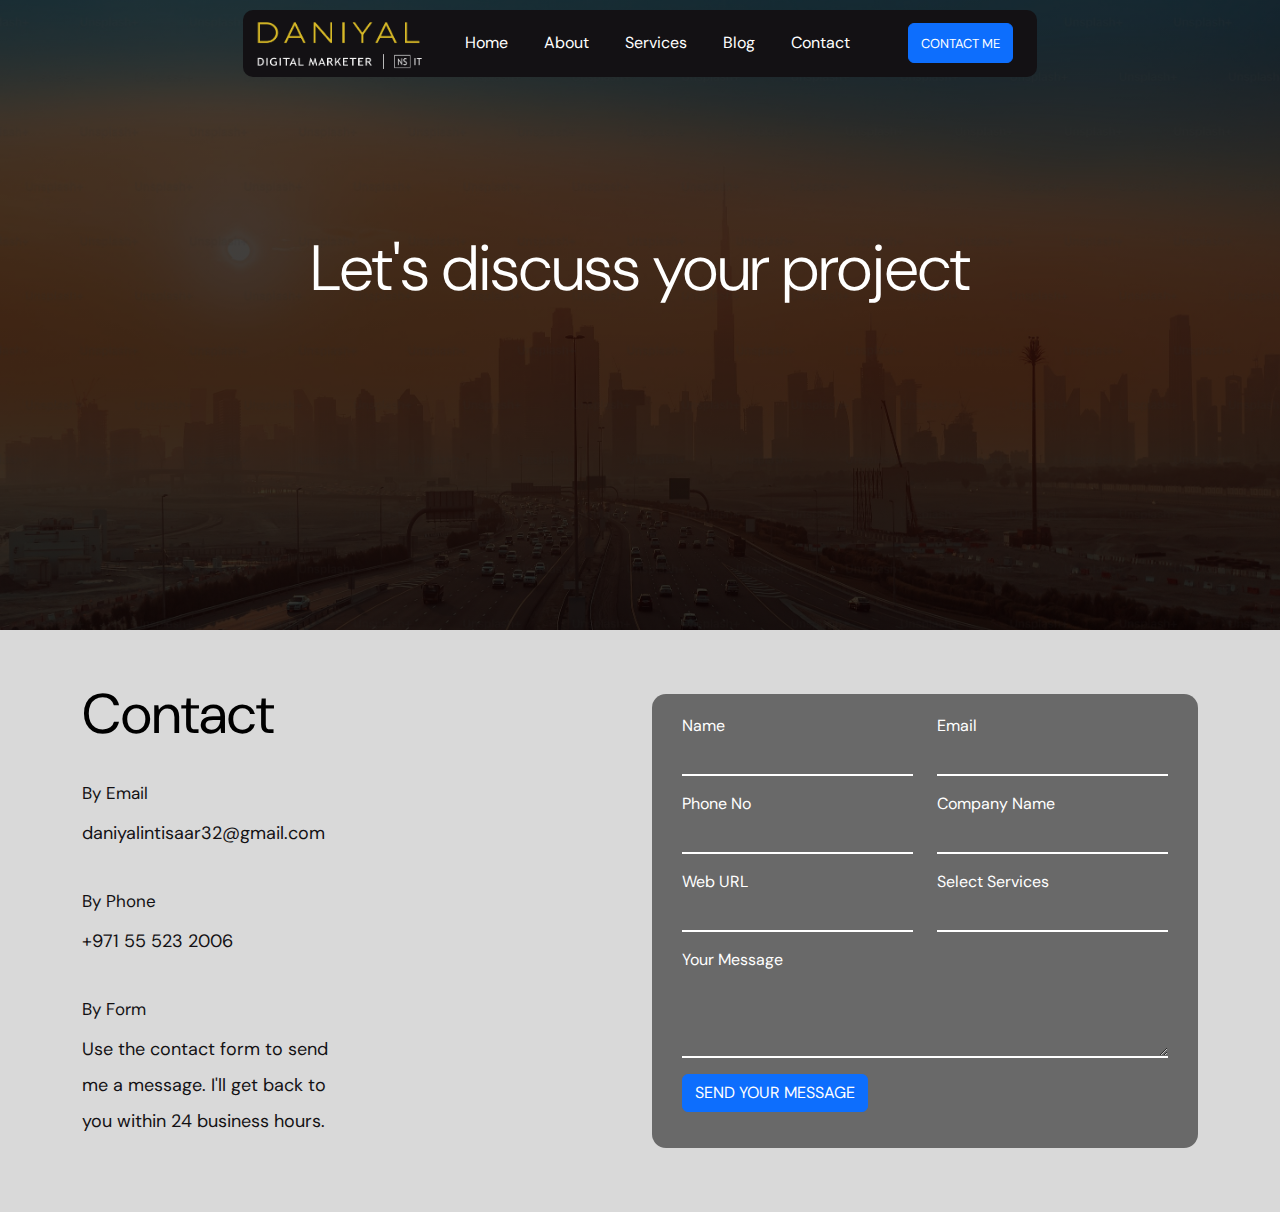
<file: contact.html>
<html lang="en">
<head>
    <meta charset="UTF-8">
    <meta name="viewport" content="width=device-width, initial-scale=1.0">
    <link rel="stylesheet" href="style.css">
    <link href="https://cdn.jsdelivr.net/npm/bootstrap@5.3.3/dist/css/bootstrap.min.css" rel="stylesheet" integrity="sha384-QWTKZyjpPEjISv5WaRU9OFeRpok6YctnYmDr5pNlyT2bRjXh0JMhjY6hW+ALEwIH" crossorigin="anonymous">
     <!-- Font Awesome CDN -->
     <link rel="stylesheet" href="https://cdnjs.cloudflare.com/ajax/libs/font-awesome/6.6.0/css/all.min.css" integrity="sha512-Kc323vGBEqzTmouAECnVceyQqyqdsSiqLQISBL29aUW4U/M7pSPA/gEUZQqv1cwx4OnYxTxve5UMg5GT6L4JJg==" crossorigin="anonymous" referrerpolicy="no-referrer" />
     <!-- Animation Cdn Link -->
   <link href="https://unpkg.com/aos@2.3.1/dist/aos.css" rel="stylesheet">
    <title>Contact Form</title>
</head>
<body>

       <!-- Home Section Start -->
       <section id="contact">
        <nav class="navbar navbar-expand-lg " style="background-color: #131114; width: 62%; display: block; margin: auto; border-radius: 10px; position: relative; top: 10px;">
            <div class="container">
              <img src="asset/logo.png" alt="" class="img-fluid" style="width: 170px;">
              <button class="navbar-toggler" type="button" data-bs-toggle="collapse" data-bs-target="#navbarSupportedContent" aria-controls="navbarSupportedContent" aria-expanded="false" aria-label="Toggle navigation">
                <span class="navbar-toggler-icon"></span>
              </button>
              <div class="collapse navbar-collapse" id="navbarSupportedContent">
                <ul class="navbar-nav m-auto mb-2 mb-lg-0">
                  <li class="nav-item">
                    <a class="nav-link active" aria-current="page" href="index.html" style="color: white; margin-left: 20px;">Home</a>
                  </li>
                  <li class="nav-item">
                    <a class="nav-link" href="#" style="color: white; margin-left: 20px;">About</a>
                  </li>
                  <li class="nav-item">
                    <a class="nav-link" href="service.html" style="color: white; margin-left: 20px;">Services</a>
                  </li>
                  <li class="nav-item">
                    <a class="nav-link" href="#" style="color: white; margin-left: 20px;">Blog</a>
                  </li>
                  <li class="nav-item">
                    <a class="nav-link" href="contact.html" style="color: white; margin-left: 20px;">Contact</a>
                  </li>
                  <button class="btn btn-primary" style="margin-left: 50px; font-size: 13px;">Contact Me</button>
               
              </div>
            </div>
          </nav>

          <div class="container">
            <div class="row">
                <div class="col-md-12">
                  <div class="contact-text">
                    <h2>Let's discuss your project</h2>
                  </div>
                </div>
            </div>
          </div>
     </section>
    <!-- Home Section End -->

    <!-- Contact Form Start -->
     <section id="form">
        <div class="container">
            <div class="row">
                <div class="col-md-6">
                    <div class="form-text" style="margin-top: 3rem; color: black;">
                        <h2 style="
                        font-family: DM Sans;
                        font-size: 56px;
                        font-weight: 400;
                        line-height: 72.8px;
                        text-align: left;
                        color: black;
                        ">Contact </h2> <br>
                        <h5 style="font-family: DM Sans;
                        font-size: 17px;
                        font-weight: 400;
                        line-height: 27.06px;
                        text-align: left;
                        color: #131114;">By Email</h5>
                        <p style="font-family: DM Sans;
                        font-size: 18px;
                        font-weight: 400;
                        line-height: 36.08px;
                        text-align: left;
                        color: #131114;">daniyalintisaar32@gmail.com</p> <br>
                        <h5 style="font-family: DM Sans;
                        font-size: 17px;
                        font-weight: 400;
                        line-height: 27.06px;
                        text-align: left;
                        color: #131114;">By Phone</h5>
                        <p style="font-family: DM Sans;
                        font-size: 18px;
                        font-weight: 400;
                        line-height: 36.08px;
                        text-align: left;
                        color: #131114;">+971 55 523 2006</p> <br>
                        <h5 style="font-family: DM Sans;
                        font-size: 17px;
                        font-weight: 400;
                        line-height: 27.06px;
                        text-align: left;
                        color: #131114;">By Form</h5>
                        <p style="font-family: DM Sans;
                        font-size: 18px;
                        font-weight: 400;
                        line-height: 36.08px;
                        text-align: left;
                        color: #131114;">Use the contact form to send <br> me a message. I'll get back to <br> you within 24 business hours.</p>
                    </div>
                </div>
            <div class="col-md-6">
                <form class="contact-form">
                    <div class="row mb-3">
                      <div class="col">
                        <label for="" style="color: white;">Name</label>
                        <input type="text" class="form-control"  required style="border: none; background-color: #696969; border-bottom: 2px solid white; border-radius: 0px;">
                      </div>
                      <div class="col">
                        <label for="" style="color: white;">Email</label>
                        <input type="email" class="form-control"  required  style="border: none; background-color: #696969; border-bottom: 2px solid white; border-radius: 0px;">
                      </div>
                    </div>
                    <div class="row mb-3">
                      <div class="col">
                        <label for="" style="color: white;">Phone No</label>
                        <input type="text" class="form-control"  style="border: none; background-color: #696969; border-bottom: 2px solid white; border-radius: 0px;" >
                      </div>
                      <div class="col">
                        <label for="" style="color: white;">Company Name</label>
                        <input type="text" class="form-control"   style="border: none; background-color: #696969; border-bottom: 2px solid white; border-radius: 0px;">
                      </div>
                    </div>
                    <div class="row mb-3">
                      <div class="col">
                        <label for="" style="color: white;">Web URL</label>
                        <input type="url" class="form-control"   style="border: none; background-color: #696969; border-bottom: 2px solid white; border-radius: 0px;">
                      </div>
                      <div class="col">
                        <label for="" style="color: white;">Select Services</label>
                        <select class="form-select" required  style="border: none; background-color: #696969; border-bottom: 2px solid white; border-radius: 0px;">
                          <option selected disabled></option>
                          <option>Service 1</option>
                          <option>Service 2</option>
                          <option>Service 3</option>
                        </select>
                      </div>
                    </div>
                    <div class="mb-3">
                        <label for="" style="color: white;">Your Message</label>
                      <textarea class="form-control" rows="3" required  style="border: none; background-color: #696969; border-bottom: 2px solid white; border-radius: 0px;"></textarea>
                    </div>
                    <button type="submit" class="btn btn-primary" style="margin: 1rem 0;">Send Your Message</button>
                  </form>
            </div>
            </div>
        </div>

     </section>
    <!-- Contact Form End -->
    


    <script src="https://cdn.jsdelivr.net/npm/bootstrap@5.3.3/dist/js/bootstrap.bundle.min.js" integrity="sha384-YvpcrYf0tY3lHB60NNkmXc5s9fDVZLESaAA55NDzOxhy9GkcIdslK1eN7N6jIeHz" crossorigin="anonymous"></script>
</body>
</html>
</file>
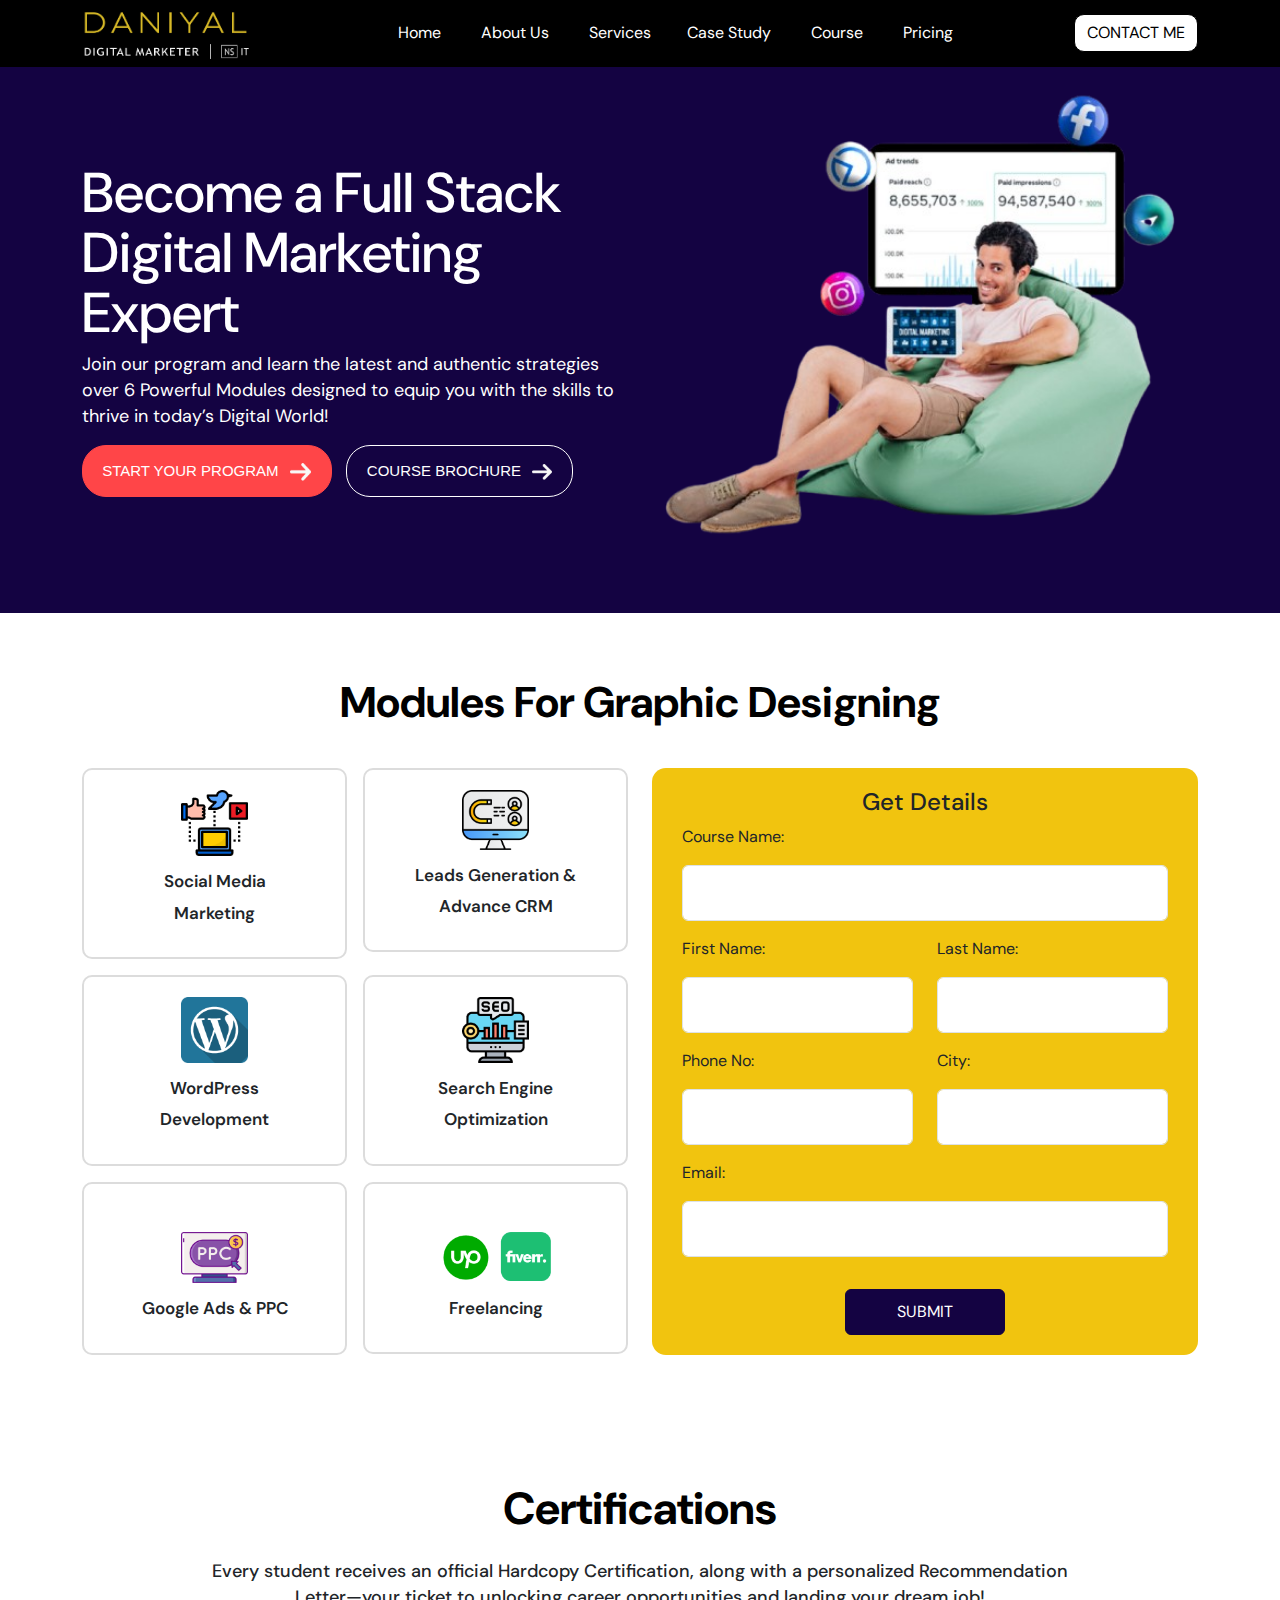
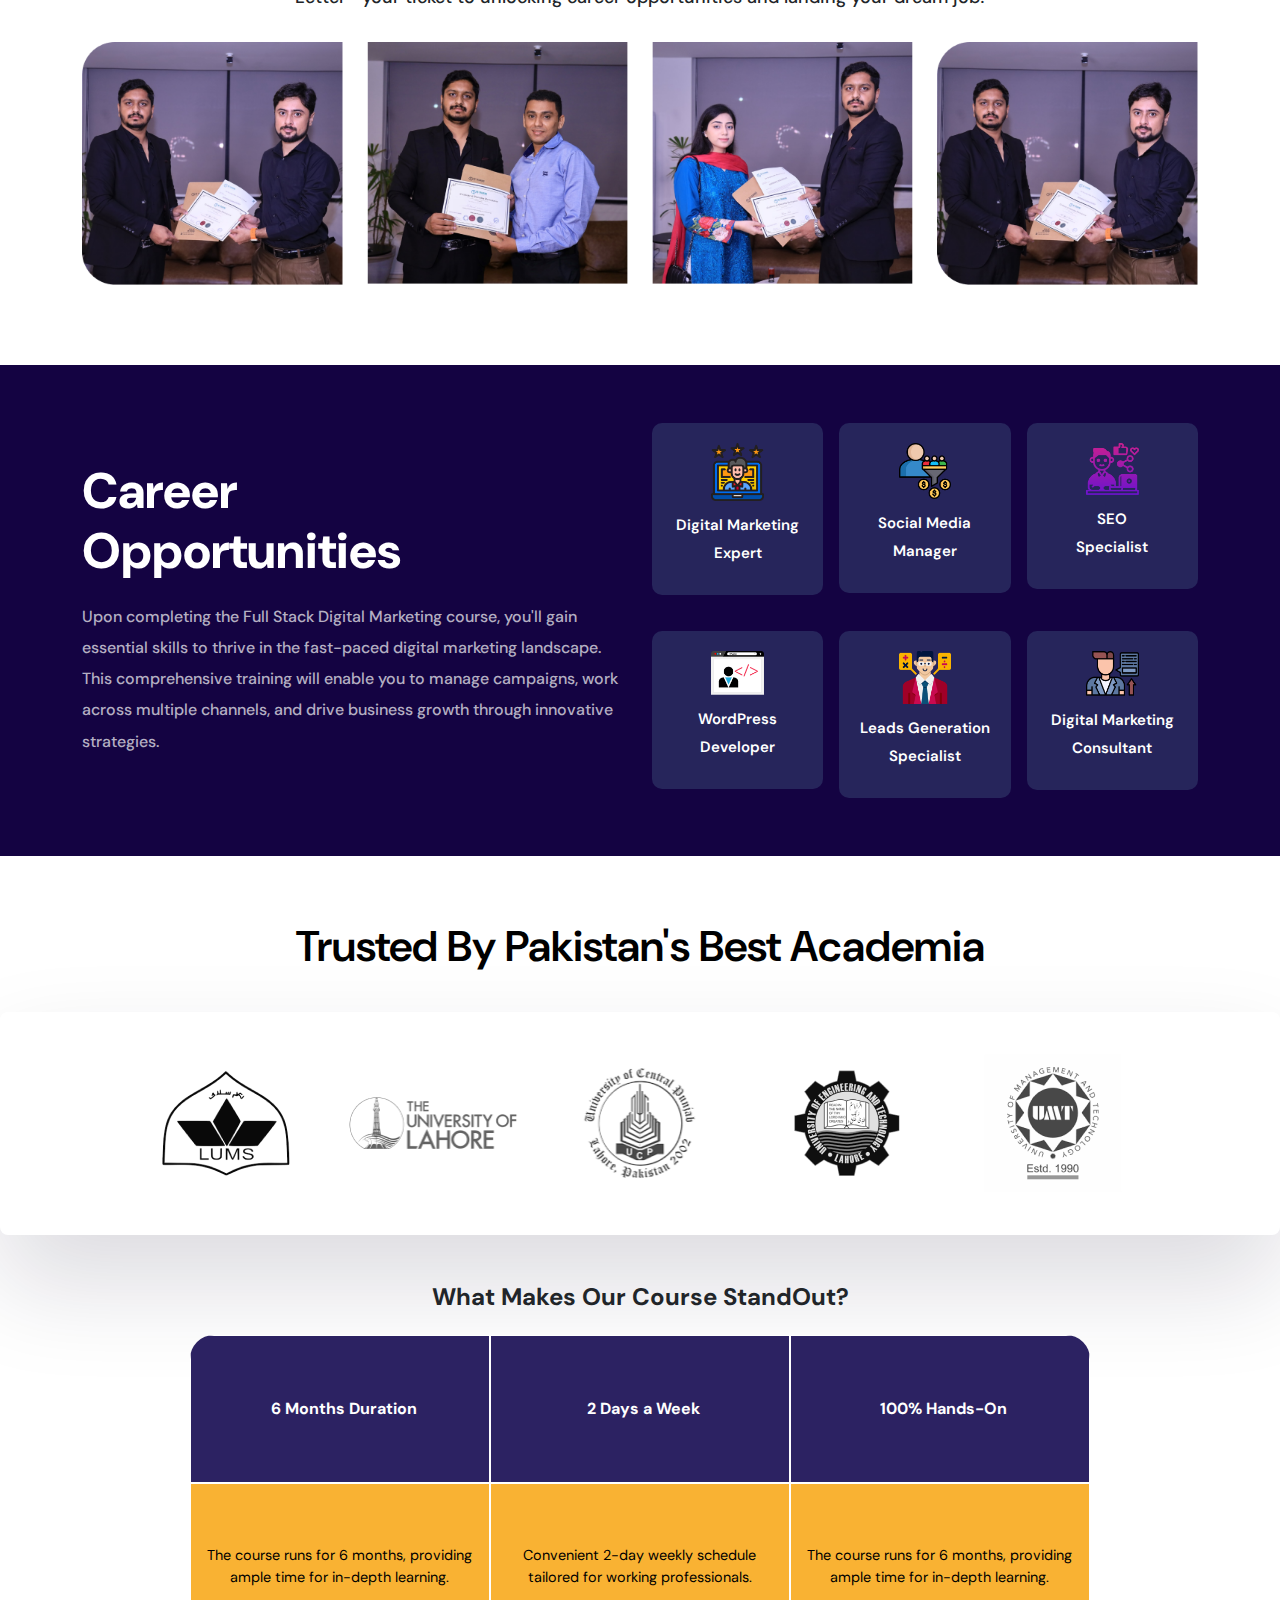
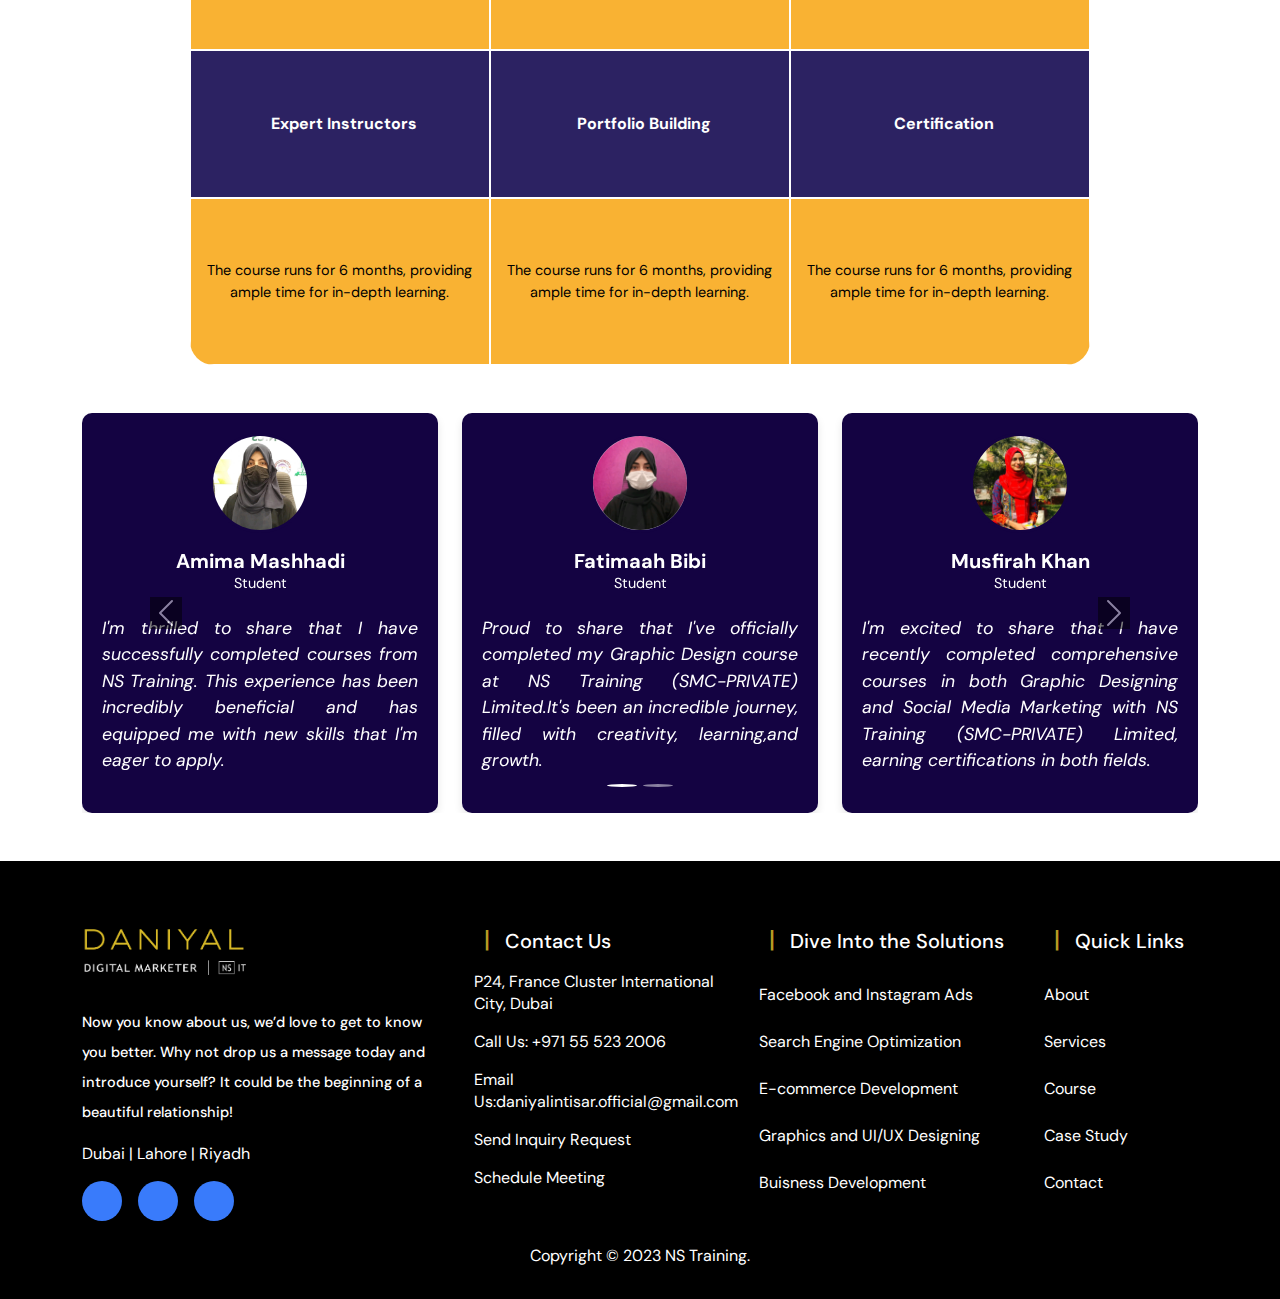
<file: course.html>
<html lang="en">
<head>
    <meta charset="UTF-8">
    <meta name="viewport" content="width=device-width, initial-scale=1.0">
    <!-- Css Link -->
     <link rel="stylesheet" href="style.css">
     <link rel="stylesheet" href="responsive.css">
     <!-- Bootstrap5 Link -->
     <link href="https://cdn.jsdelivr.net/npm/bootstrap@5.3.3/dist/css/bootstrap.min.css" rel="stylesheet" integrity="sha384-QWTKZyjpPEjISv5WaRU9OFeRpok6YctnYmDr5pNlyT2bRjXh0JMhjY6hW+ALEwIH" crossorigin="anonymous">
     <!-- Font Awesome CDN -->
     <link rel="stylesheet" href="https://cdnjs.cloudflare.com/ajax/libs/font-awesome/6.6.0/css/all.min.css" integrity="sha512-Kc323vGBEqzTmouAECnVceyQqyqdsSiqLQISBL29aUW4U/M7pSPA/gEUZQqv1cwx4OnYxTxve5UMg5GT6L4JJg==" crossorigin="anonymous" referrerpolicy="no-referrer" />
     <!-- Aos Link -->
     <link href="https://unpkg.com/aos@2.3.1/dist/aos.css" rel="stylesheet">
     <title>Daniyal Inteesar Portfolio</title>
</head>
<body>

    <div class="cursor"></div>
    <div class="cursor2"></div>
  <!-- Home Section Start -->
  <section id="home" style="background-color: #140342; min-height: 55vh; color: white;">
    <nav class="navbar navbar-expand-lg " style="background: #000000;">
        <div class="container">
            <img src="asset/logo.png" alt="" class="img-fluid" style="width: 170px;">
          <button class="navbar-toggler" type="button" data-bs-toggle="collapse" data-bs-target="#navbarSupportedContent" aria-controls="navbarSupportedContent" aria-expanded="false" aria-label="Toggle navigation">
            <i class="fa-solid fa-bars " style="background-color: white; color: black; padding: 10px 19px; border-radius: 12px;"></i>
          </button>
          <div class="collapse navbar-collapse" id="navbarSupportedContent">
            <ul class="navbar-nav m-auto mb-2 mb-lg-0 text-center">
              <li class="nav-item">
                <a class="nav-link active text-white" aria-current="page" href="index.html" style="margin-left: 24px;">Home</a>
              </li>
              <li class="nav-item">
                <a class="nav-link text-white" href="about.html" style="margin-left: 24px;">About Us</a>
              </li>
              <li class="nav-item">
                <a class="nav-link text-white" href="service.html" style="margin-left: 24px;">Services</a>
              </li>
              <li class="nav-item">
                <a class="nav-link" href="study.html" style="color: white; margin-left: 20px;">Case Study</a>
              </li>
              <li class="nav-item">
                <a class="nav-link text-white" href="course.html" style="margin-left: 24px;">Course</a>
              </li>
              <li class="nav-item">
                <a class="nav-link text-white" href="price.html" style="margin-left: 24px;">Pricing</a>
              </li>
            </ul>
           <a href="contact.html" style="text-decoration: none;"><button class="btn btn-primary" style="background-color: white; color: #000000; border: 1px solid #000000; border-radius: 10px; margin: auto; display: block;">Contact Me</button></a>
          </div>
        </div>
      </nav>

      <div class="container">
        <div class="row">
            <div class="col-md-6">
                <div class="course-bg">
                    <h2>Become a Full Stack Digital Marketing Expert</h2>
                    <p>Join our program and learn the latest and authentic strategies over  6 Powerful Modules designed to equip you with the skills to thrive in today’s Digital World!</p>
                    <a href="#go" class="btn btn-primary">Start Your Program <img src="asset/a1.png" alt="" class="img-fluid" style="width: 10%; margin-left: 7px;"></a>    
                    <a href="asset/course.pdf" target="_blank" class="btn btn-primary" style="background-color: #140342; border: 1px solid white;margin-left: 10px;"> Course Brochure <img src="asset/a1.png" alt="" class="img-fluid" style="width: 10%; margin-left: 7px;"></a> 
                </div>
            </div>
            <div class="col-md-6">
                <div class="course-boy">
                    <img src="asset/digital.png" alt="" class="img-fluid  main-img">
                </div>
            </div>
        </div>
      </div>
 </section>
<!-- Home Section End -->
    

<!-- Design Section Start -->
<section class="modules-section py-5">
    <div class="container">
        <h2 class="text-center mb-4">Modules For Graphic Designing</h2>
        <div class="row">
            <!-- Modules Section (Left Side, 6 Columns) -->
            <div class="col-md-6">
                <div class="row g-3">
                    <div class="col-6">
                        <div class="module-box text-center">
                            <img src="asset/s1.png" alt="Module Icon" class="img-fluid">
                            <h5>Social Media <br> Marketing</h5>
                        </div>
                    </div>
                    <div class="col-6">
                        <div class="module-box text-center">
                            <img src="asset/s2.png" alt="Module Icon" class="img-fluid">
                            <h5>Leads Generation & Advance CRM</h5>
                        </div>
                    </div>
                    <div class="col-6">
                        <div class="module-box text-center">
                            <img src="asset/s3.png" alt="Module Icon" class="img-fluid">
                            <h5>WordPress <br> Development</h5>
                        </div>
                    </div>
                    <div class="col-6">
                        <div class="module-box text-center">
                            <img src="asset/s4.png" alt="Module Icon" class="img-fluid">
                            <h5>Search Engine Optimization</h5>
                        </div>
                    </div>
                    <div class="col-6">
                        <div class="module-box text-center" style="padding-top: 3rem;">
                            <img src="asset/s5.png" alt="Module Icon" class="img-fluid">
                            <h5>Google Ads & PPC</h5>
                        </div>
                    </div>
                    <div class="col-6">
                        <div class="module-box text-center" style="padding-top: 3rem;">
                            <img src="asset/Group 66.png" alt="Module Icon" class="img-fluid" style="width: 50%;">
                            <h5>Freelancing</h5>
                        </div>
                    </div>
                </div>
            </div>

            <!-- Contact Form Section (Right Side, 6 Columns) -->
            <div class="col-md-6">
                <form class="form1" id="go">
                    <h4 class="text-center">Get Details</h4>
                   
                        <div class="mb-3">
                            Course Name:
                            <input type="text" class="form-control">
                        </div>
                        <div class="row">
                            <div class="col-md-6 mb-3">
                                First Name:
                                <input type="text" class="form-control">
                            </div>
                            <div class="col-md-6 mb-3">
                                Last Name:
                                <input type="text" class="form-control">
                            </div>
                        </div>
                        <div class="row">
                            <div class="col-md-6 mb-3">
                                Phone No:
                                <input type="text" class="form-control">
                            </div>
                            <div class="col-md-6 mb-3">
                                City:
                                <input type="text" class="form-control">
                            </div>
                        </div>
                        <div class="mb-3">
                            Email:
                            <input type="email" class="form-control">
                        </div>
                        <button type="submit" class="btn btn-primary">Submit</button>
                    </form>
                </div>
            </div>
        </div>
    </div>
</section>
<!-- Design Section End -->


<!-- Certification Section Start -->
 <section id="certification">
    <div class="container">
        <div class="row">
            <div class="col-md-12">
                <div class="cert-text">
                    <h2>Certifications</h2>
                    <p>Every student receives an official Hardcopy Certification, along with a personalized Recommendation <br> Letter—your ticket to unlocking career opportunities and landing your dream job!</p>
                </div>
            </div>
        </div>
    </div>
    <div class="container">
        <div class="row">
            <div class="col-md-3">
                <div class="cert-bg">
                    <img src="asset/ce1.png" alt="" class="img-fluid">
                </div>
            </div>
            <div class="col-md-3">
                <div class="cert-bg">
                    <img src="asset/ce2.png" alt="" class="img-fluid">
                </div>
            </div>
            <div class="col-md-3">
                <div class="cert-bg">
                    <img src="asset/ce3.png" alt="" class="img-fluid">
                </div>
            </div>
            <div class="col-md-3">
                <div class="cert-bg">
                    <img src="asset/ce1.png" alt="" class="img-fluid">
                </div>
            </div>

        </div>
    </div>
 </section>
<!-- Certification Section End-->

<!-- Career Section Start -->
<section class="career-section py-5">
    <div class="container">
        <div class="row">
            <!-- Content Section (Left Side, 6 Columns) -->
            <div class="col-md-6">
                <div class="career-content">
                    <h2 class="career-heading">Career <br> Opportunities</h2>
                <p class="career-description">
                    Upon completing the Full Stack Digital Marketing course, you'll gain essential skills to thrive in the fast-paced digital marketing landscape. This comprehensive training will enable you to manage campaigns, work across multiple channels, and drive business growth through innovative strategies.
                </p>
                </div>
            </div>

            <!-- Career Icons Section (Right Side, 6 Columns) -->
            <div class="col-md-6">
                <div class="row g-3">
                    <div class="col-4">
                        <div class="career-box text-center">
                            <img src="asset/d1.png" alt="Icon" class="img-fluid">
                            <h6>Digital Marketing Expert</h6>
                        </div>
                    </div>
                    <div class="col-4">
                        <div class="career-box text-center">
                            <img src="asset/d2.png" alt="Icon" class="img-fluid">
                            <h6>Social Media Manager</h6>
                        </div>
                    </div>
                    <div class="col-4">
                        <div class="career-box text-center">
                            <img src="asset/d3.png" alt="Icon" class="img-fluid">
                            <h6>SEO <br> Specialist</h6>
                        </div>
                    </div>
                    <div class="col-4">
                        <div class="career-box text-center">
                            <img src="asset/d4.png" alt="Icon" class="img-fluid">
                            <h6>WordPress Developer</h6>
                        </div>
                    </div>
                    <div class="col-4">
                        <div class="career-box text-center">
                            <img src="asset/d5.png" alt="Icon" class="img-fluid">
                            <h6>Leads Generation Specialist</h6>
                        </div>
                    </div>
                    <div class="col-4">
                        <div class="career-box text-center">
                            <img src="asset/d6.png" alt="Icon" class="img-fluid">
                            <h6>Digital Marketing Consultant</h6>
                        </div>
                    </div>
                </div>
            </div>
        </div>
    </div>
</section>
<!-- Career Section End -->

<!-- Branding Section Start -->
 <section id="branding">
    <div class="container-fluid text-center my-5">
        <h2 class="trusted-heading">Trusted By Pakistan's Best Academia</h2>
        <div class="row justify-content-center align-items-center logos-section mt-4">
          <div class="col-4 col-sm-2">
            <img src="asset/lums.png" alt="LUMS Logo" class="img-fluid logo">
          </div>
          <div class="col-4 col-sm-2">
            <img src="asset/uol.png" alt="University of Lahore Logo" class="img-fluid logo">
          </div>
          <div class="col-4 col-sm-2">
            <img src="asset/ucp.png" alt="PU Logo" class="img-fluid logo">
          </div>
          <div class="col-4 col-sm-2">
            <img src="asset/uet.png" alt="NUST Logo" class="img-fluid logo">
          </div>
          <div class="col-4 col-sm-2">
            <img src="asset/umt.png" alt="NED Logo" class="img-fluid logo">
          </div>
        </div>
      </div>
 </section>
<!-- Branding Section End -->

<!-- Table Section Start -->
 <section id="table">
    <div class="container text-center my-5">
        <h2 class="standout-heading">What Makes Our Course StandOut?</h2>
        <div class="row mt-4 mx-auto table-container">
          <!-- First Row -->
          <div class="col-md-4 col-12 p-3 feature-header">
            <i class="fas fa-clock"></i> 6 Months Duration
          </div>
          <div class="col-md-4 col-12 p-3 feature-header">
            <i class="fas fa-calendar-alt"></i> 2 Days a Week
          </div>
          <div class="col-md-4 col-12 p-3 feature-header">
            <i class="fas fa-hands-helping"></i> 100% Hands-On
          </div>
      
          <!-- Second Row -->
          <div class="col-md-4 col-12 p-3 feature-content">
            The course runs for 6 months, providing ample time for in-depth learning.
          </div>
          <div class="col-md-4 col-12 p-3 feature-content">
            Convenient 2-day weekly schedule tailored for working professionals.
          </div>
          <div class="col-md-4 col-12 p-3 feature-content">
            The course runs for 6 months, providing ample time for in-depth learning.
          </div>
      
          <!-- Third Row -->
          <div class="col-md-4 col-12 p-3 feature-header">
            <i class="fas fa-user-tie"></i> Expert Instructors
          </div>
          <div class="col-md-4 col-12 p-3 feature-header">
            <i class="fas fa-briefcase"></i> Portfolio Building
          </div>
          <div class="col-md-4 col-12 p-3 feature-header">
            <i class="fas fa-certificate"></i> Certification
          </div>
      
          <!-- Fourth Row -->
          <div class="col-md-4 col-12 p-3 feature-content">
            The course runs for 6 months, providing ample time for in-depth learning.
          </div>
          <div class="col-md-4 col-12 p-3 feature-content">
            The course runs for 6 months, providing ample time for in-depth learning.
          </div>
          <div class="col-md-4 col-12 p-3 feature-content">
            The course runs for 6 months, providing ample time for in-depth learning.
          </div>
        </div>
      </div>
 </section>
<!-- Table Section End -->


<!-- Team Start -->
<!-- Testimonial Carousel with 4 Items per Slide -->
<section id="teams">
    <div class="container my-5">
        <div id="testimonialCarousel" class="carousel slide" data-bs-ride="carousel">
            <!-- Carousel Dots (Indicators) -->
            <div class="carousel-indicators">
                <button type="button" data-bs-target="#testimonialCarousel" data-bs-slide-to="0" class="active" aria-current="true" aria-label="Slide 1"></button>
                <button type="button" data-bs-target="#testimonialCarousel" data-bs-slide-to="1" aria-label="Slide 2"></button>
            </div>
    
            <div class="carousel-inner">
                <!-- Testimonial Slide 1 -->
                <div class="carousel-item active">
                    <div class="row">
                        <!-- Testimonial Card 1 -->
                        <div class="col-md-4">
                            <div class="testimonial">
                                <img src="asset/girl.jpg" class="rounded-circle mb-3" alt="Client Photo">
                                <h5 class="client-name">Amima Mashhadi</h5>
                                <p class="client-role">Student</p>
                                <p class="testimonial-text" style="text-align: justify;">I'm thrilled to share that I have successfully completed
                                    courses from NS Training. This experience has been
                                    incredibly beneficial and has equipped me with new 
                                    skills that I'm eager to apply.</p>
                            </div>
                        </div>
                        <!-- Testimonial Card 2 -->
                        <div class="col-md-4">
                            <div class="testimonial">
                                <img src="asset/g-1.jpeg" class="rounded-circle mb-3" alt="Client Photo">
                                <h5 class="client-name">Fatimaah Bibi</h5>
                                <p class="client-role">Student</p>
                                <p class="testimonial-text" style="text-align: justify;">Proud to share that I've officially completed 
                                    my Graphic Design course at NS Training (SMC-PRIVATE)
                                    Limited.It's been an incredible journey, filled with 
                                    creativity, learning,and growth.</p>
                            </div>
                        </div>
                        <!-- Testimonial Card 3 -->
                        <div class="col-md-4">
                            <div class="testimonial">
                                <img src="asset/g-2.jpeg" class="rounded-circle mb-3" alt="Client Photo">
                                <h5 class="client-name">Musfirah Khan</h5>
                                <p class="client-role">Student</p>
                                <p class="testimonial-text" style="text-align: justify;">I'm excited to share that I have recently completed 
                                    comprehensive courses in both Graphic Designing and 
                                    Social Media Marketing with NS Training (SMC-PRIVATE)
                                     Limited, earning certifications in both fields. 
                                </p>
                            </div>
                        </div>
                    </div>
                </div>
    
                <!-- Testimonial Slide 2 -->
                <div class="carousel-item">
                    <div class="row">
                        <!-- Testimonial Card 4 -->
                        <div class="col-md-4">
                            <div class="testimonial">
                                <img src="asset/g-3.jpeg" class="rounded-circle mb-3" alt="Client Photo">
                                <h5 class="client-name">Ashwina Muazzam</h5>
                                <p class="client-role">Student</p>
                                <p class="testimonial-text" style="text-align: justify;">Completed my graphic design course with 
                                    NS Training (SMC-PRIVATE) Limited, focusing on Adobe 
                                    Illustrator and Adobe Photoshop. Ready to put my
                                     new skills to work and keep learning as
                                      I grow in the design field.
                                </p>
                            </div>
                        </div>
                        <!-- Testimonial Card 5 -->
                        <div class="col-md-4">
                            <div class="testimonial">
                                <img src="asset/g-4.jpeg" class="rounded-circle mb-3" alt="Client Photo">
                                <h5 class="client-name">Ariba Ishtiaq</h5>
                                <p class="client-role">Student</p>
                                <p class="testimonial-text" style="text-align: justify;">I am happy to receive the certification 
                                    of Graphic Designing at NS Training (SMC-PRIVATE) Limited. 
                                    I learnt a lot of new things such as Logo designing, 
                                    Brochure, Business Card and even 3D packaging
                                     designing. Thank you NS!
                                </p>
                            </div>
                        </div>
                        <!-- Testimonial Card 6 -->
                            <!-- Testimonial Card 1 -->
                        <div class="col-md-4">
                            <div class="testimonial">
                                <img src="asset/g-2.jpeg" class="rounded-circle mb-3" alt="Client Photo">
                                <h5 class="client-name">Amima Mashhadi</h5>
                                <p class="client-role">Student</p>
                                <p class="testimonial-text" style="text-align: justify;">I'm thrilled to share that I have successfully completed
                                    courses from NS Training. This experience has been
                                    incredibly beneficial and has equipped me with new 
                                    skills that I'm eager to apply.</p>
                            </div>
                        </div>
                      
                    </div>
                </div>
            </div>
    
            <!-- Carousel Controls (Arrows) - Optional, you can remove these if you prefer to only have dots -->
            <button class="carousel-control-prev" type="button" data-bs-target="#testimonialCarousel" data-bs-slide="prev">
                <span class="carousel-control-prev-icon" aria-hidden="true"></span>
                <span class="visually-hidden">Previous</span>
            </button>
            <button class="carousel-control-next" type="button" data-bs-target="#testimonialCarousel" data-bs-slide="next">
                <span class="carousel-control-next-icon" aria-hidden="true"></span>
                <span class="visually-hidden">Next</span>
            </button>
        </div>
    </div>
</section>
<!-- Team End -->

    <!-- Footer Start -->

    <footer class="footer pt-5 pb-3 text-white">
        <div class="container">
            <div class="row">
                <!-- Logo and Intro -->
                <div class="col-md-4 col-12 text-center text-md-start mb-4 mb-md-0">
                    <div class="d-flex align-items-center justify-content-center justify-content-md-start mb-3">
                        <img src="asset/gl.png" alt="USEO Logo" style="height: 50px; margin: 1rem 0;"> <!-- Replace with your logo path -->
                    </div>
                    <h6 style="font-size: 14.5px; line-height: 30px;">Now you know about us, we’d love to get to know you better. Why not drop us a message today and introduce yourself? It could be the beginning of a beautiful relationship!</h6>
                    <p>Dubai | Lahore | Riyadh</p>
                    <div class="social-icons d-flex justify-content-center justify-content-md-start">
                        <a href="https://www.youtube.com/channel/UCbIbUEFI0xidx8e7Ov8Zu7A" class="text-white me-3"><i class="fab fa-youtube"></i></a>
                        <a href="https://www.instagram.com/daniyalintisar_ulhaq/" class="text-white me-3"><i class="fab fa-instagram"></i></a>
                        <a href="https://www.linkedin.com/in/daniyal-intisar-7b2342132" target="_parent" class="text-white"><i class="fab fa-linkedin"></i></a>
                    </div>
                </div>
    
                <!-- Contact Info -->
                <div class="col-md-3 col-6 mb-4 mb-md-0 text-center text-md-start border-start-md border-light ps-md-4">
                    <h6 class="ct"><span class="ct">|</span> Contact Us</h6>
                    <p>P24, France Cluster  International City, Dubai                </p>
                    <p>Call Us:  +971 55 523 2006
                    </p>
                    <p>Email Us:daniyalintisar.official@gmail.com                </p>
                    <p>Send Inquiry Request</a></p>
                    <p>Schedule Meeting</a></p>
                </div>
    
                <!-- Solutions -->
                <div class="col-md-3 col-6 mb-4 mb-md-0 text-center text-md-start border-start-md border-light ps-md-4">
                    <h6 class="ct"><span class="ct">|</span> Dive Into the Solutions</h6>
                    <ul class="list-unstyled">
                       <a href="facebook.html"><li>Facebook and Instagram Ads</a></li></a>
                       <a href="seo.html"><li>Search Engine Optimization</a></li></a>
                       <a href="ecommerce.html"><li>E-commerce Development</a></li></a>
                       <a href="graphic.html"><li>Graphics and UI/UX Designing
                    </a></li></a>
                       <a href="buisness.html"><li>Buisness Development</a></li></a>
    
                      
                    </ul>
                </div>
    
                <!-- Quick Links -->
                <div class="col-md-2 col-12 text-center text-md-start border-start-md border-light ps-md-4">
                    <h6 class="ct"><span class="ct">|</span> Quick Links</h6>
                    <ul class="list-unstyled">
                        <a href="about.html"><li>About</li></a>
                        <a href="service.html"><li>Services</li></a>
                        <a href="course.html"><li>Course</li></a>
                        <a href="study.html"><li>Case Study</li></a>
                        <a href="contact.html"><li>Contact</li></a>
                       
                    </ul>
                </div>
            </div>
            <div class="text-center mt-4">
                <p>Copyright © 2023 NS Training.</p>
            </div>
        </div>
    </footer>
    
    <!-- Footer End -->

    <script src="https://cdn.jsdelivr.net/npm/bootstrap@5.3.3/dist/js/bootstrap.bundle.min.js" integrity="sha384-YvpcrYf0tY3lHB60NNkmXc5s9fDVZLESaAA55NDzOxhy9GkcIdslK1eN7N6jIeHz" crossorigin="anonymous"></script>
    <script src="https://unpkg.com/aos@2.3.1/dist/aos.js"></script>
    
    <script src="java.js"></script>
    <script>
        var cursor = document.querySelector(".cursor");
        var cursor2 = document.querySelector(".cursor2");
        document.addEventListener("mousemove",function(e){
          cursor.style.cssText = cursor2.style.cssText = "left: " + e.clientX + "px; top: " + e.clientY + "px;";
        });
      </script>
</body>
</html>
</file>
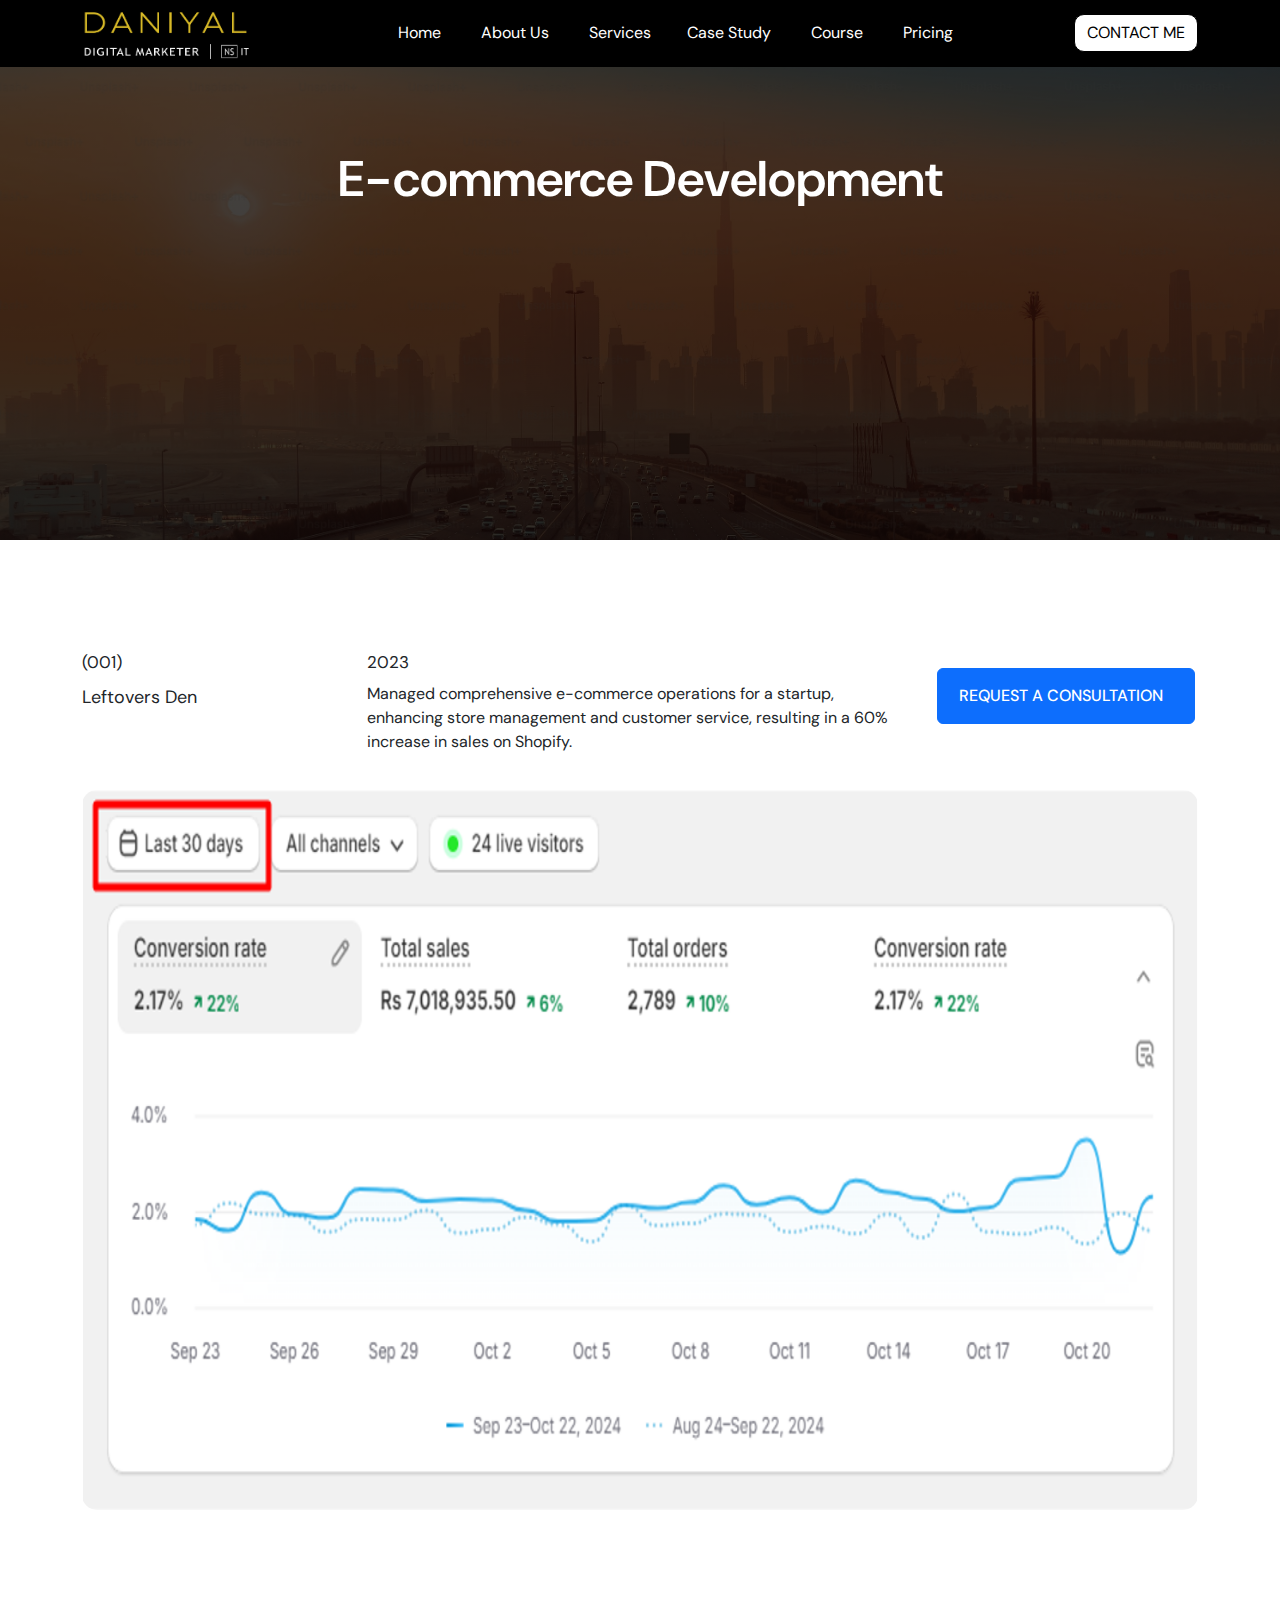
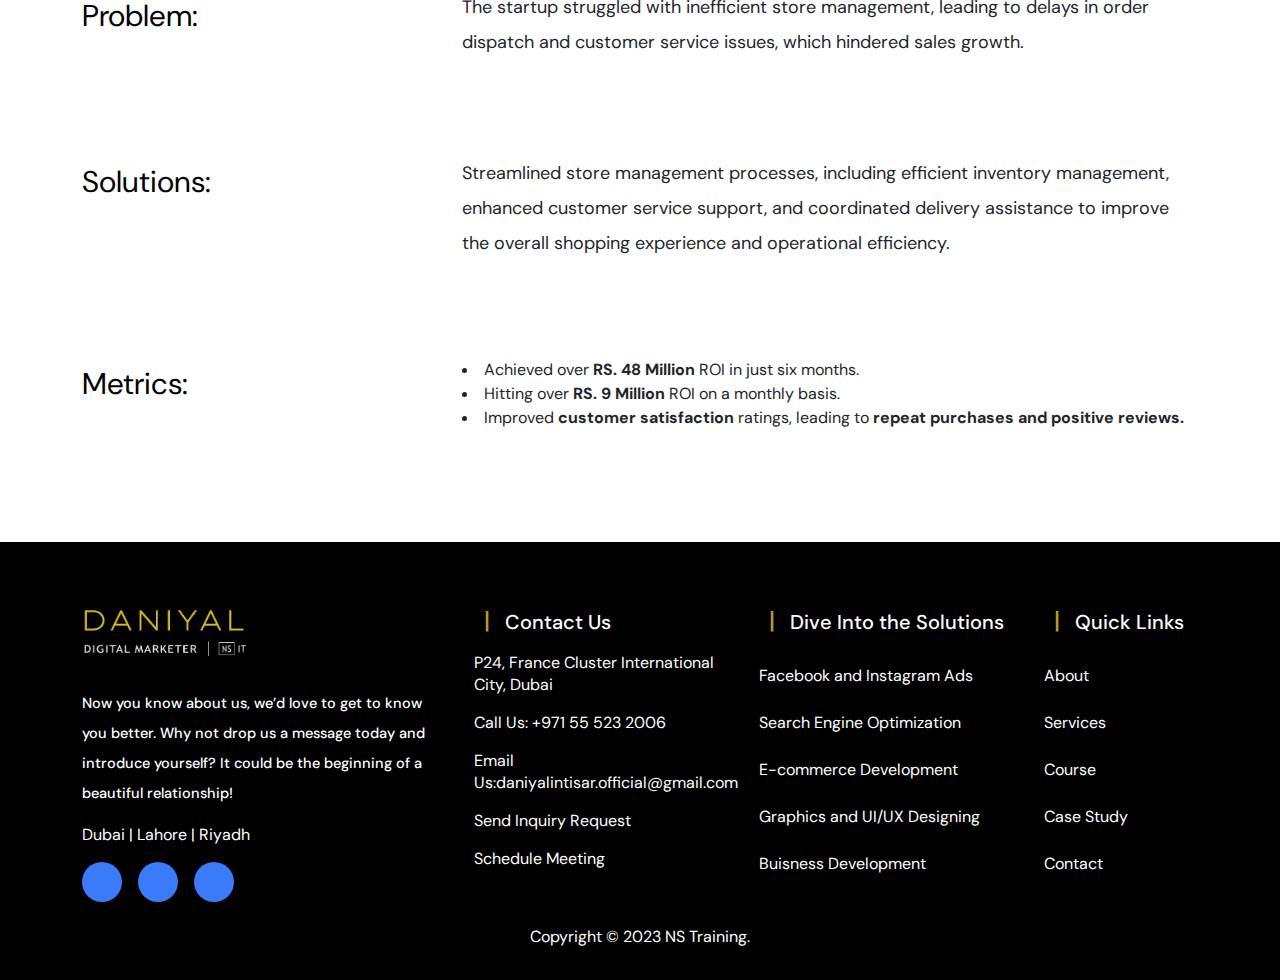
<file: ecommerce.html>
<html lang="en">
<head>
    <meta charset="UTF-8">
    <meta name="viewport" content="width=device-width, initial-scale=1.0">
    <!-- Css Link -->
    <link rel="stylesheet" href="style.css">
    <link rel="stylesheet" href="responsive.css">
    <!-- Bootstrap5 Link -->
    <link href="https://cdn.jsdelivr.net/npm/bootstrap@5.3.3/dist/css/bootstrap.min.css" rel="stylesheet" integrity="sha384-QWTKZyjpPEjISv5WaRU9OFeRpok6YctnYmDr5pNlyT2bRjXh0JMhjY6hW+ALEwIH" crossorigin="anonymous">
    <!-- Font Awesome CDN -->
    <link rel="stylesheet" href="https://cdnjs.cloudflare.com/ajax/libs/font-awesome/6.6.0/css/all.min.css" integrity="sha512-Kc323vGBEqzTmouAECnVceyQqyqdsSiqLQISBL29aUW4U/M7pSPA/gEUZQqv1cwx4OnYxTxve5UMg5GT6L4JJg==" crossorigin="anonymous" referrerpolicy="no-referrer" />
   <title>Daniyal Inteesar Portfolio</title>
</head>
<body>

    <div class="cursor"></div>
    <div class="cursor2"></div>
     <!-- Home Section Start -->
     <section id="homes" style="min-height: 60vh;">
        <nav class="navbar navbar-expand-lg " style="background: #000000;">
            <div class="container">
                <img src="asset/logo.png" alt="" class="img-fluid" style="width: 170px;">
              <button class="navbar-toggler" type="button" data-bs-toggle="collapse" data-bs-target="#navbarSupportedContent" aria-controls="navbarSupportedContent" aria-expanded="false" aria-label="Toggle navigation">
                <i class="fa-solid fa-bars " style="background-color: white; color: black; padding: 10px 19px; border-radius: 12px;"></i>
              </button>
              <div class="collapse navbar-collapse" id="navbarSupportedContent">
                <ul class="navbar-nav m-auto mb-2 mb-lg-0 text-center">
                  <li class="nav-item">
                    <a class="nav-link active text-white" aria-current="page" href="index.html" style="margin-left: 24px;">Home</a>
                  </li>
                  <li class="nav-item">
                    <a class="nav-link text-white" href="about.html" style="margin-left: 24px;">About Us</a>
                  </li>
                  <li class="nav-item">
                    <a class="nav-link text-white" href="service.html" style="margin-left: 24px;">Services</a>
                  </li>
                  <li class="nav-item">
                    <a class="nav-link" href="study.html" style="color: white; margin-left: 20px;">Case Study</a>
                  </li>
                  <li class="nav-item">
                    <a class="nav-link text-white" href="course.html" style="margin-left: 24px;">Course</a>
                  </li>
                  <li class="nav-item">
                    <a class="nav-link text-white" href="price.html" style="margin-left: 24px;">Pricing</a>
                  </li>
                </ul>
               <a href="contact.html" style="text-decoration: none;"><button class="btn btn-primary" style="background-color: white; color: #000000; border: 1px solid #000000; border-radius: 10px; margin: auto; display: block;">Contact Me</button></a>
              </div>
            </div>
          </nav>
          <div class="container">
            <div class="row">
                <div class="col-md-12">
                    <div class="bg-service"  data-aos="zoom-in-down" data-aos-duration="800">
                        <h1>E-commerce Development</h1>
                    </div>
                </div>
            </div>
          </div>
     </section>
    <!-- Home Section End -->

      <!-- Case Section Start -->
      <section id="case">
        <div class="container">
            <div class="row">
                <div class="col-md-3">
                    <div class="works" data-aos="zoom-out" data-aos-duration="1800">
                        <h5>(001)</h5>
                        <h4>Leftovers Den
                        </h4>
                    </div>
                </div>
                <div class="col-md-6">
                    <div class="works" data-aos="zoom-out" data-aos-duration="1800">
                        <h5>2023</h5>
                        <p>Managed comprehensive e-commerce operations for a startup, enhancing store management and customer service, resulting in a 60% increase in sales on Shopify.
                        </p>
                    </div>
                </div>
                <div class="col-md-3">
                    <div class="case-b" data-aos="zoom-out" data-aos-duration="1800">
                        <button class="btn btn-primary">Request a Consultation</button>
                    </div>
                </div>
            </div>
        </div>
        <div class="container">
            <div class="row">
                <div class="col-md-12">
                    <div class="work-bg">
                        <img src="asset/conversion rate.png" alt="" class="img-fluid" data-aos="zoom-out" data-aos-duration="1800" style="border-radius: 15px;">
                    </div>
                </div>
            </div>
        </div>

        <div class="container">
            <div class="row">
                <div class="col-md-4">
                    <div class="case-content">
                        <h2>Problem:</h2>
                    </div>
                </div>
                <div class="col-md-8">
                    <div class="case-content">
                        <p>The startup struggled with inefficient store management, leading to delays in order dispatch and customer service issues, which hindered sales growth.

                        </p>
                    </div>
                </div>
            </div>
        </div>
        <div class="container">
            <div class="row">
                <div class="col-md-4">
                    <div class="case-content">
                        <h2>Solutions:</h2>
                    </div>
                </div>
                <div class="col-md-8">
                    <div class="case-content">
                        <p>Streamlined store management processes, including efficient inventory management, enhanced customer service support, and coordinated delivery assistance to improve the overall shopping experience and operational efficiency.
                        </p>
                    </div>
                </div>
            </div>
        </div>
        <div class="container">
            <div class="row">
                <div class="col-md-4">
                    <div class="case-content">
                        <h2>Metrics:</h2>
                    </div>
                </div>
                <div class="col-md-8">
                    <div class="case-content">
                        <li>Achieved over <b>RS. 48 Million</b> ROI in just six months.
                        </li>
                        <li>Hitting over <b>RS. 9 Million</b> ROI on a monthly basis.
                        </li>
                        <li>Improved <b>customer satisfaction   </b> ratings, leading to <b>repeat purchases and positive reviews.</b>
                        </li>
                    </div>
                </div>
            </div>
        </div>
     </section>
    <!-- Case Section End -->

   <!-- Footer Start -->

   <footer class="footer pt-5 pb-3 text-white">
    <div class="container">
        <div class="row">
            <!-- Logo and Intro -->
            <div class="col-md-4 col-12 text-center text-md-start mb-4 mb-md-0">
                <div class="d-flex align-items-center justify-content-center justify-content-md-start mb-3">
                    <img src="asset/gl.png" alt="USEO Logo" style="height: 50px; margin: 1rem 0;"> <!-- Replace with your logo path -->
                </div>
                <h6 style="font-size: 14.5px; line-height: 30px;">Now you know about us, we’d love to get to know you better. Why not drop us a message today and introduce yourself? It could be the beginning of a beautiful relationship!</h6>
                <p>Dubai | Lahore | Riyadh</p>
                <div class="social-icons d-flex justify-content-center justify-content-md-start">
                    <a href="https://www.youtube.com/channel/UCbIbUEFI0xidx8e7Ov8Zu7A" class="text-white me-3"><i class="fab fa-youtube"></i></a>
                    <a href="https://www.instagram.com/daniyalintisar_ulhaq/" class="text-white me-3"><i class="fab fa-instagram"></i></a>
                    <a href="https://www.linkedin.com/in/daniyal-intisar-7b2342132" target="_parent" class="text-white"><i class="fab fa-linkedin"></i></a>
                </div>
            </div>

            <!-- Contact Info -->
            <div class="col-md-3 col-6 mb-4 mb-md-0 text-center text-md-start border-start-md border-light ps-md-4">
                <h6 class="ct"><span class="ct">|</span> Contact Us</h6>
                <p>P24, France Cluster  International City, Dubai                </p>
                <p>Call Us:  +971 55 523 2006
                </p>
                <p>Email Us:daniyalintisar.official@gmail.com                </p>
                <p>Send Inquiry Request</a></p>
                <p>Schedule Meeting</a></p>
            </div>

            <!-- Solutions -->
            <div class="col-md-3 col-6 mb-4 mb-md-0 text-center text-md-start border-start-md border-light ps-md-4">
                <h6 class="ct"><span class="ct">|</span> Dive Into the Solutions</h6>
                <ul class="list-unstyled">
                   <a href="facebook.html"><li>Facebook and Instagram Ads</a></li></a>
                   <a href="seo.html"><li>Search Engine Optimization</a></li></a>
                   <a href="ecommerce.html"><li>E-commerce Development</a></li></a>
                   <a href="graphic.html"><li>Graphics and UI/UX Designing
                </a></li></a>
                   <a href="buisness.html"><li>Buisness Development</a></li></a>

                  
                </ul>
            </div>

            <!-- Quick Links -->
            <div class="col-md-2 col-12 text-center text-md-start border-start-md border-light ps-md-4">
                <h6 class="ct"><span class="ct">|</span> Quick Links</h6>
                <ul class="list-unstyled">
                    <a href="about.html"><li>About</li></a>
                    <a href="service.html"><li>Services</li></a>
                    <a href="course.html"><li>Course</li></a>
                    <a href="study.html"><li>Case Study</li></a>
                    <a href="contact.html"><li>Contact</li></a>
                   
                </ul>
            </div>
        </div>
        <div class="text-center mt-4">
            <p>Copyright © 2023 NS Training.</p>
        </div>
    </div>
</footer>

<!-- Footer End -->
    

    <script src="https://cdn.jsdelivr.net/npm/bootstrap@5.3.3/dist/js/bootstrap.bundle.min.js" integrity="sha384-YvpcrYf0tY3lHB60NNkmXc5s9fDVZLESaAA55NDzOxhy9GkcIdslK1eN7N6jIeHz" crossorigin="anonymous"></script>

    <script>
        var cursor = document.querySelector(".cursor");
        var cursor2 = document.querySelector(".cursor2");
        document.addEventListener("mousemove",function(e){
          cursor.style.cssText = cursor2.style.cssText = "left: " + e.clientX + "px; top: " + e.clientY + "px;";
        });
      </script>
</body>
</html>
</file>
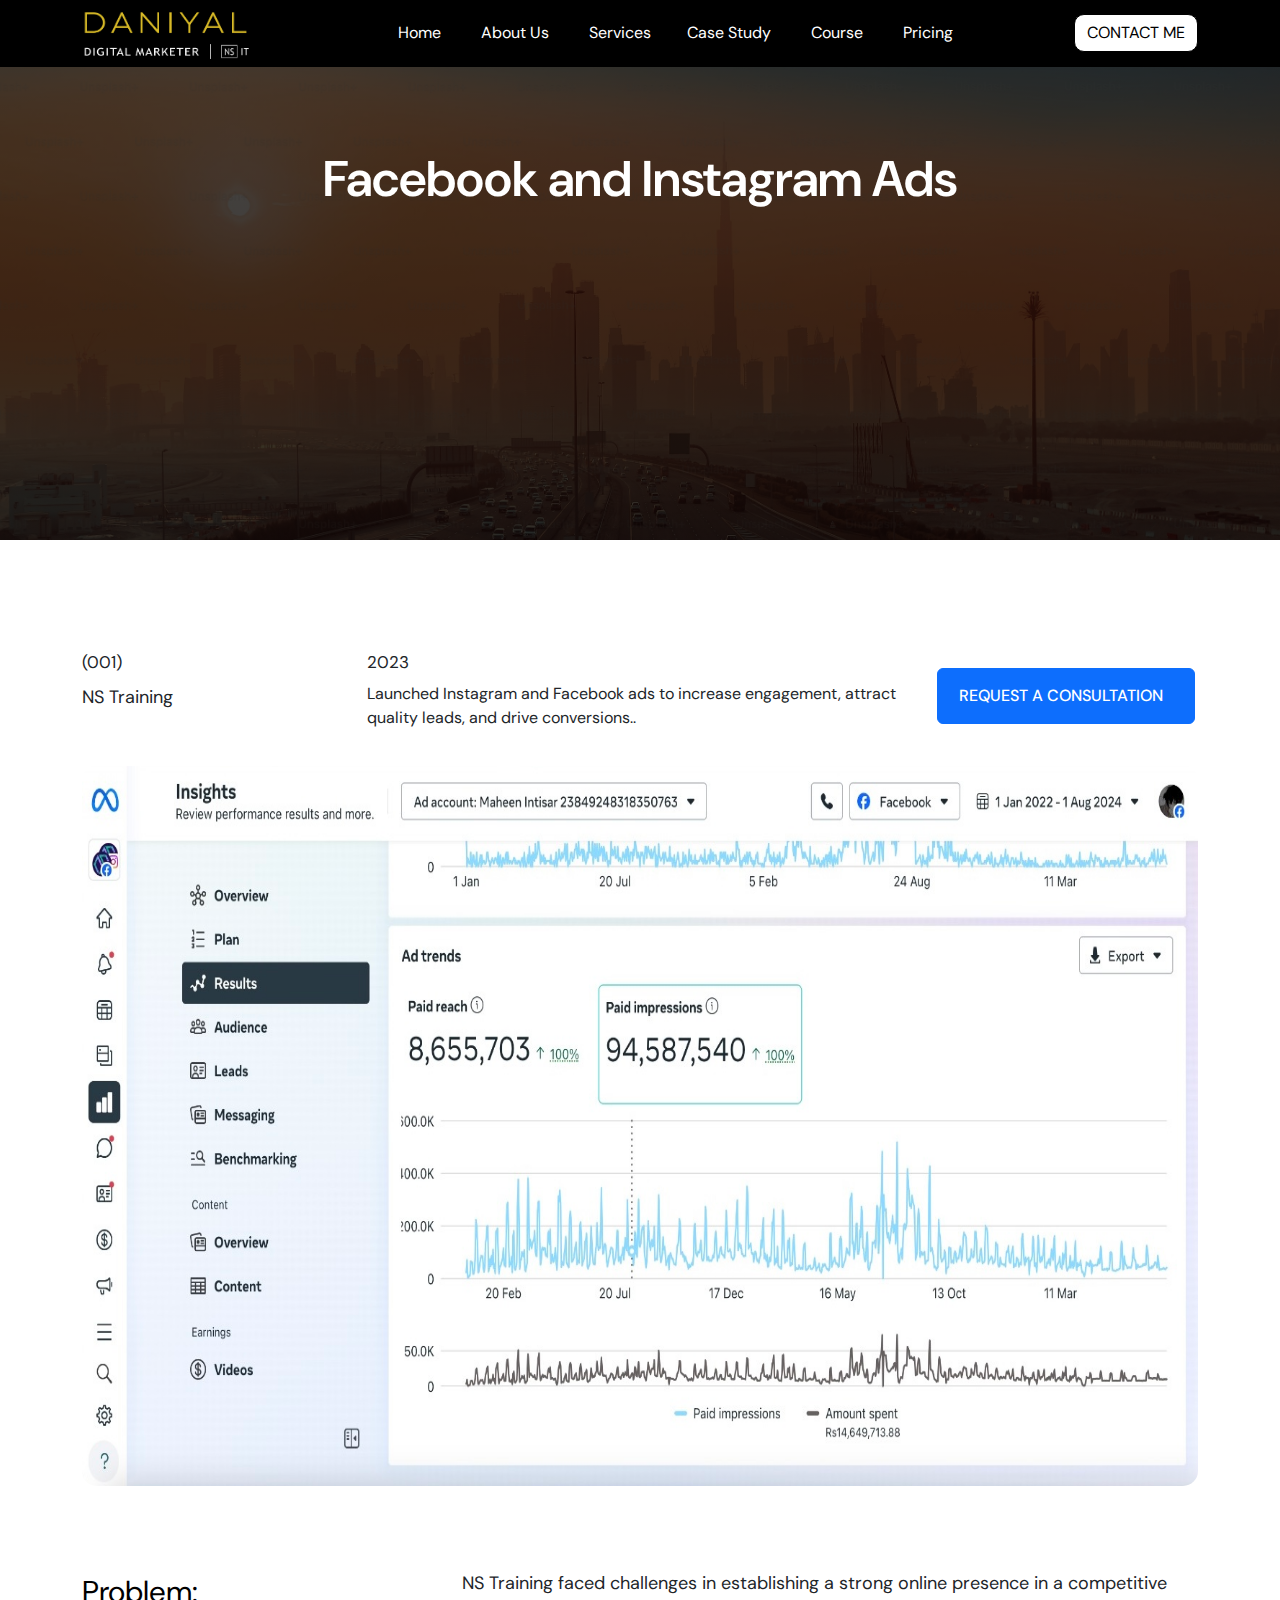
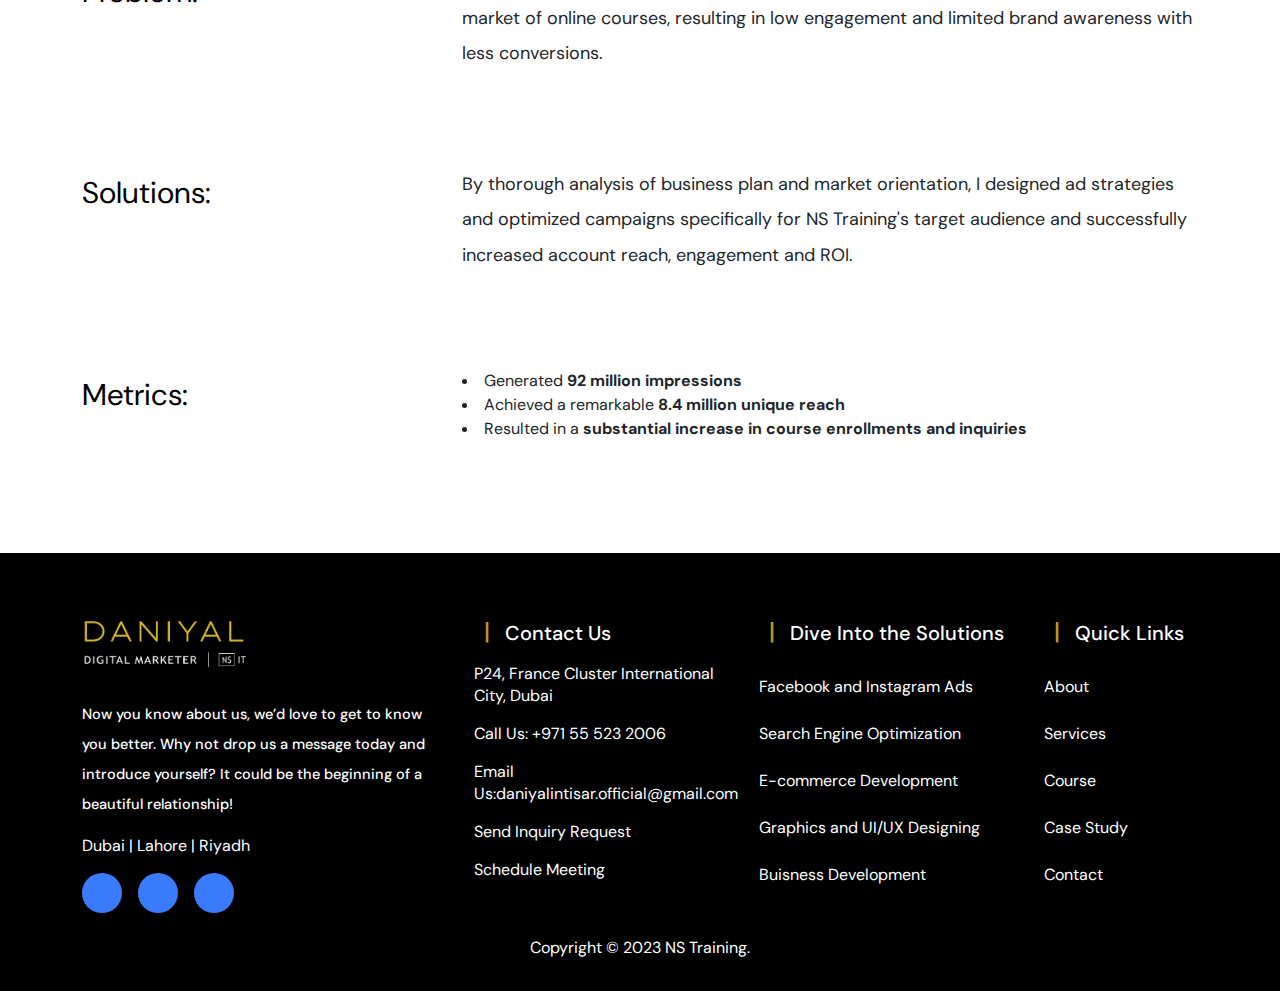
<file: facebook.html>
<html lang="en">
<head>
    <meta charset="UTF-8">
    <meta name="viewport" content="width=device-width, initial-scale=1.0">
    <!-- Css Link -->
    <link rel="stylesheet" href="style.css">
    <link rel="stylesheet" href="responsive.css">
    <!-- Bootstrap5 Link -->
    <link href="https://cdn.jsdelivr.net/npm/bootstrap@5.3.3/dist/css/bootstrap.min.css" rel="stylesheet" integrity="sha384-QWTKZyjpPEjISv5WaRU9OFeRpok6YctnYmDr5pNlyT2bRjXh0JMhjY6hW+ALEwIH" crossorigin="anonymous">
    <!-- Font Awesome CDN -->
    <link rel="stylesheet" href="https://cdnjs.cloudflare.com/ajax/libs/font-awesome/6.6.0/css/all.min.css" integrity="sha512-Kc323vGBEqzTmouAECnVceyQqyqdsSiqLQISBL29aUW4U/M7pSPA/gEUZQqv1cwx4OnYxTxve5UMg5GT6L4JJg==" crossorigin="anonymous" referrerpolicy="no-referrer" />
   <title>Daniyal Inteesar Portfolio</title>
</head>
<body>


    <div class="cursor"></div>
    <div class="cursor2"></div>
     <!-- Home Section Start -->
     <section id="homes" style="min-height: 60vh;">
        <nav class="navbar navbar-expand-lg " style="background: #000000;">
            <div class="container">
                <img src="asset/logo.png" alt="" class="img-fluid" style="width: 170px;">
              <button class="navbar-toggler" type="button" data-bs-toggle="collapse" data-bs-target="#navbarSupportedContent" aria-controls="navbarSupportedContent" aria-expanded="false" aria-label="Toggle navigation">
                <i class="fa-solid fa-bars " style="background-color: white; color: black; padding: 10px 19px; border-radius: 12px;"></i>
              </button>
              <div class="collapse navbar-collapse" id="navbarSupportedContent">
                <ul class="navbar-nav m-auto mb-2 mb-lg-0 text-center">
                  <li class="nav-item">
                    <a class="nav-link active text-white" aria-current="page" href="index.html" style="margin-left: 24px;">Home</a>
                  </li>
                  <li class="nav-item">
                    <a class="nav-link text-white" href="about.html" style="margin-left: 24px;">About Us</a>
                  </li>
                  <li class="nav-item">
                    <a class="nav-link text-white" href="service.html" style="margin-left: 24px;">Services</a>
                  </li>
                  <li class="nav-item">
                    <a class="nav-link" href="study.html" style="color: white; margin-left: 20px;">Case Study</a>
                  </li>
                  <li class="nav-item">
                    <a class="nav-link text-white" href="course.html" style="margin-left: 24px;">Course</a>
                  </li>
                  <li class="nav-item">
                    <a class="nav-link text-white" href="price.html" style="margin-left: 24px;">Pricing</a>
                  </li>
                </ul>
               <a href="contact.html" style="text-decoration: none;"><button class="btn btn-primary" style="background-color: white; color: #000000; border: 1px solid #000000; border-radius: 10px; margin: auto; display: block;">Contact Me</button></a>
              </div>
            </div>
          </nav>
          <div class="container">
            <div class="row">
                <div class="col-md-12">
                    <div class="bg-service"  data-aos="zoom-in-down" data-aos-duration="800">
                        <h1>Facebook and Instagram Ads</h1>
                    </div>
                </div>
            </div>
          </div>
     </section>
    <!-- Home Section End -->

      <!-- Case Section Start -->
      <section id="case">
        <div class="container">
            <div class="row">
                <div class="col-md-3">
                    <div class="works" data-aos="zoom-out" data-aos-duration="1800">
                        <h5>(001)</h5>
                        <h4>NS Training</h4>
                    </div>
                </div>
                <div class="col-md-6">
                    <div class="works" data-aos="zoom-out" data-aos-duration="1800">
                        <h5>2023</h5>
                        <p>Launched Instagram and Facebook ads to increase engagement, attract quality leads, and drive conversions..
                        </p>
                    </div>
                </div>
                <div class="col-md-3">
                    <div class="case-b" data-aos="zoom-out" data-aos-duration="1800">
                        <button class="btn btn-primary">Request a Consultation</button>
                    </div>
                </div>
            </div>
        </div>
        <div class="container">
            <div class="row">
                <div class="col-md-12">
                    <div class="work-bg">
                        <img src="asset/Ads1.jpg" alt="" class="img-fluid" data-aos="zoom-out" data-aos-duration="1800" style="border-radius: 15px;">
                    </div>
                </div>
            </div>
        </div>

        <div class="container">
            <div class="row">
                <div class="col-md-4">
                    <div class="case-content">
                        <h2>Problem:</h2>
                    </div>
                </div>
                <div class="col-md-8">
                    <div class="case-content">
                        <p>NS Training faced challenges in establishing a strong online presence in a competitive market of online courses, resulting in low engagement and limited brand awareness with less conversions.
                        </p>
                    </div>
                </div>
            </div>
        </div>
        <div class="container">
            <div class="row">
                <div class="col-md-4">
                    <div class="case-content">
                        <h2>Solutions:</h2>
                    </div>
                </div>
                <div class="col-md-8">
                    <div class="case-content">
                        <p>By thorough analysis of business plan and market orientation, I designed ad strategies and optimized campaigns specifically for NS Training's target audience and successfully increased account reach, engagement and ROI.
                        </p>
                    </div>
                </div>
            </div>
        </div>
        <div class="container">
            <div class="row">
                <div class="col-md-4">
                    <div class="case-content">
                        <h2>Metrics:</h2>
                    </div>
                </div>
                <div class="col-md-8">
                    <div class="case-content">
                        <li>Generated <b>92 million impressions</b></li>
                        <li>Achieved a remarkable <b>8.4 million unique reach</b></li>
                        <li>Resulted in a <b>substantial increase in course enrollments and inquiries</b></li>
                    </div>
                </div>
            </div>
        </div>
     </section>
    <!-- Case Section End -->

    <!-- Footer Start -->

    <footer class="footer pt-5 pb-3 text-white">
        <div class="container">
            <div class="row">
                <!-- Logo and Intro -->
                <div class="col-md-4 col-12 text-center text-md-start mb-4 mb-md-0">
                    <div class="d-flex align-items-center justify-content-center justify-content-md-start mb-3">
                        <img src="asset/gl.png" alt="USEO Logo" style="height: 50px; margin: 1rem 0;"> <!-- Replace with your logo path -->
                    </div>
                    <h6 style="font-size: 14.5px; line-height: 30px;">Now you know about us, we’d love to get to know you better. Why not drop us a message today and introduce yourself? It could be the beginning of a beautiful relationship!</h6>
                    <p>Dubai | Lahore | Riyadh</p>
                    <div class="social-icons d-flex justify-content-center justify-content-md-start">
                        <a href="https://www.youtube.com/channel/UCbIbUEFI0xidx8e7Ov8Zu7A" class="text-white me-3"><i class="fab fa-youtube"></i></a>
                        <a href="https://www.instagram.com/daniyalintisar_ulhaq/" class="text-white me-3"><i class="fab fa-instagram"></i></a>
                        <a href="https://www.linkedin.com/in/daniyal-intisar-7b2342132" target="_parent" class="text-white"><i class="fab fa-linkedin"></i></a>
                    </div>
                </div>
    
                <!-- Contact Info -->
                <div class="col-md-3 col-6 mb-4 mb-md-0 text-center text-md-start border-start-md border-light ps-md-4">
                    <h6 class="ct"><span class="ct">|</span> Contact Us</h6>
                    <p>P24, France Cluster  International City, Dubai                </p>
                    <p>Call Us:  +971 55 523 2006
                    </p>
                    <p>Email Us:daniyalintisar.official@gmail.com                </p>
                    <p>Send Inquiry Request</a></p>
                    <p>Schedule Meeting</a></p>
                </div>
    
                <!-- Solutions -->
                <div class="col-md-3 col-6 mb-4 mb-md-0 text-center text-md-start border-start-md border-light ps-md-4">
                    <h6 class="ct"><span class="ct">|</span> Dive Into the Solutions</h6>
                    <ul class="list-unstyled">
                       <a href="facebook.html"><li>Facebook and Instagram Ads</a></li></a>
                       <a href="seo.html"><li>Search Engine Optimization</a></li></a>
                       <a href="ecommerce.html"><li>E-commerce Development</a></li></a>
                       <a href="graphic.html"><li>Graphics and UI/UX Designing
                    </a></li></a>
                       <a href="buisness.html"><li>Buisness Development</a></li></a>
    
                      
                    </ul>
                </div>
    
                <!-- Quick Links -->
                <div class="col-md-2 col-12 text-center text-md-start border-start-md border-light ps-md-4">
                    <h6 class="ct"><span class="ct">|</span> Quick Links</h6>
                    <ul class="list-unstyled">
                        <a href="about.html"><li>About</li></a>
                        <a href="service.html"><li>Services</li></a>
                        <a href="course.html"><li>Course</li></a>
                        <a href="study.html"><li>Case Study</li></a>
                        <a href="contact.html"><li>Contact</li></a>
                       
                    </ul>
                </div>
            </div>
            <div class="text-center mt-4">
                <p>Copyright © 2023 NS Training.</p>
            </div>
        </div>
    </footer>
    
    <!-- Footer End -->
    

    <script src="https://cdn.jsdelivr.net/npm/bootstrap@5.3.3/dist/js/bootstrap.bundle.min.js" integrity="sha384-YvpcrYf0tY3lHB60NNkmXc5s9fDVZLESaAA55NDzOxhy9GkcIdslK1eN7N6jIeHz" crossorigin="anonymous"></script>
    <script>
        var cursor = document.querySelector(".cursor");
        var cursor2 = document.querySelector(".cursor2");
        document.addEventListener("mousemove",function(e){
          cursor.style.cssText = cursor2.style.cssText = "left: " + e.clientX + "px; top: " + e.clientY + "px;";
        });
      </script>
</body>
</html>
</file>
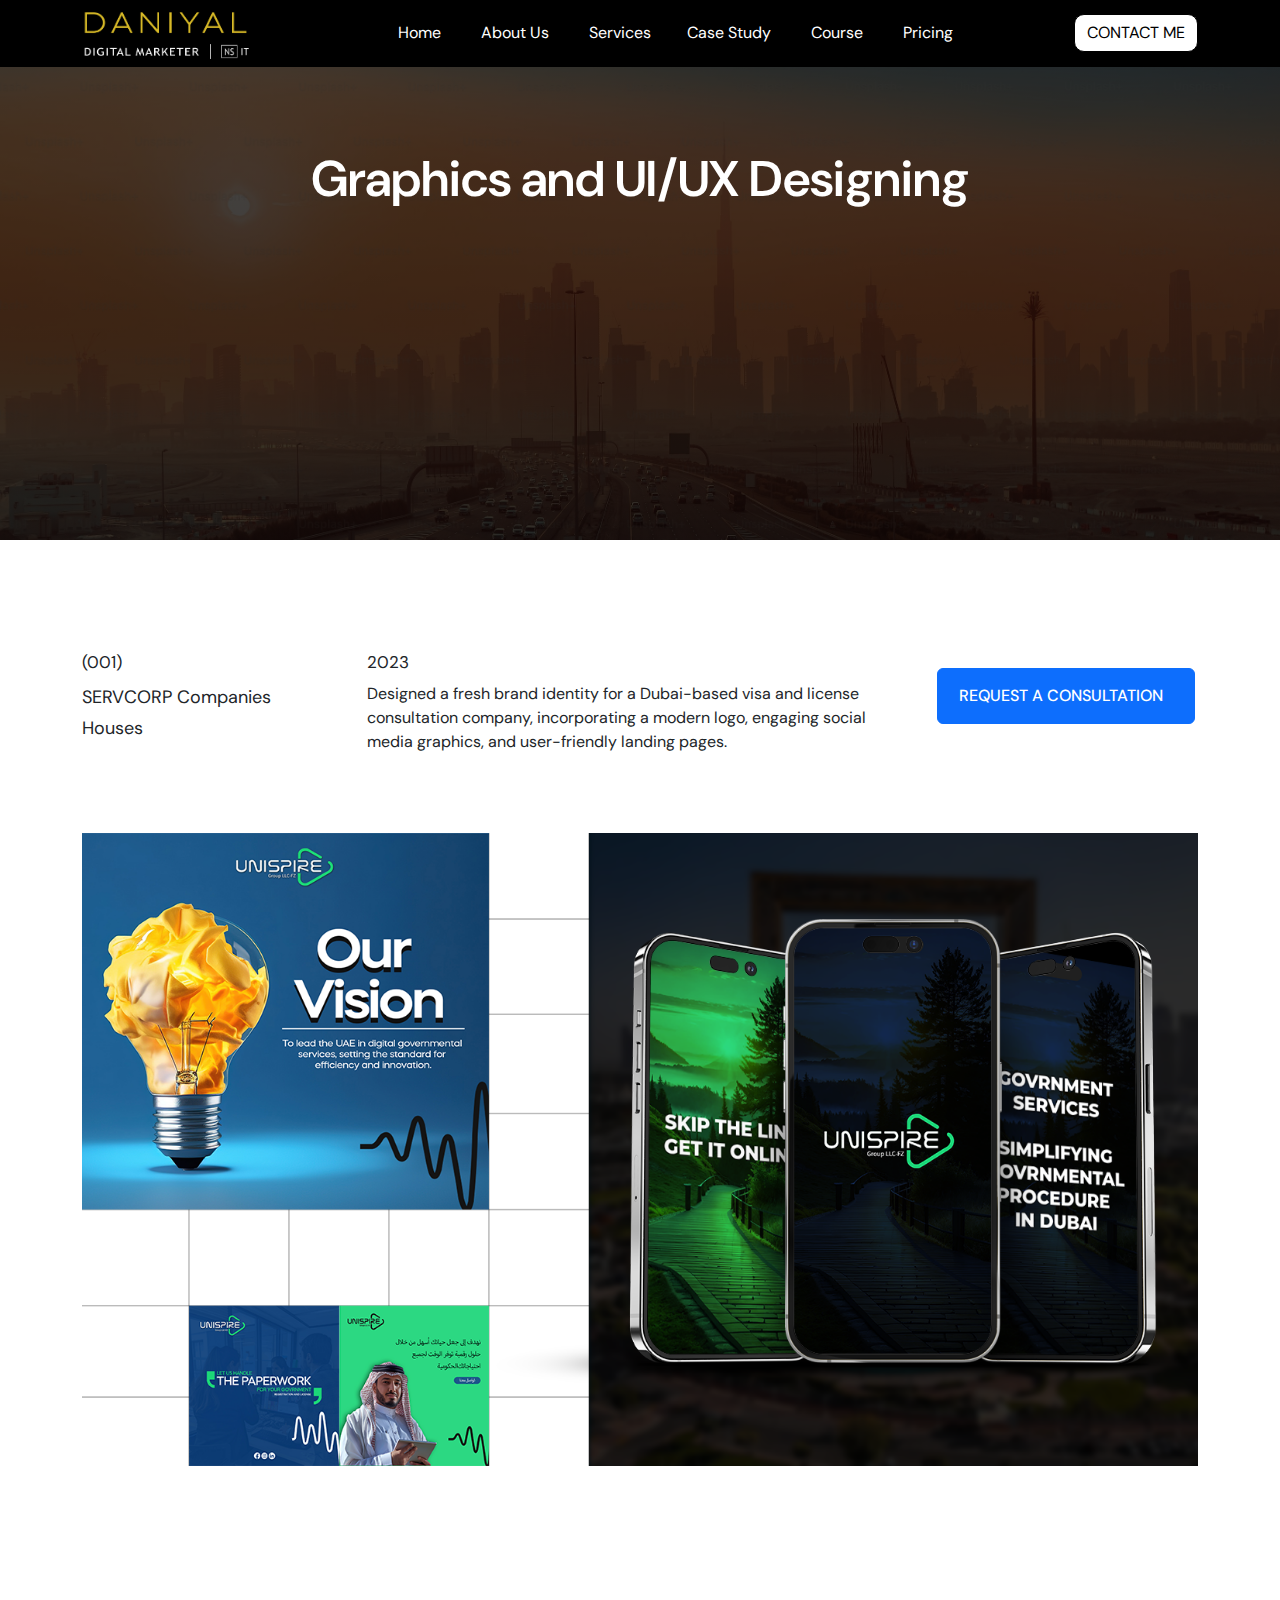
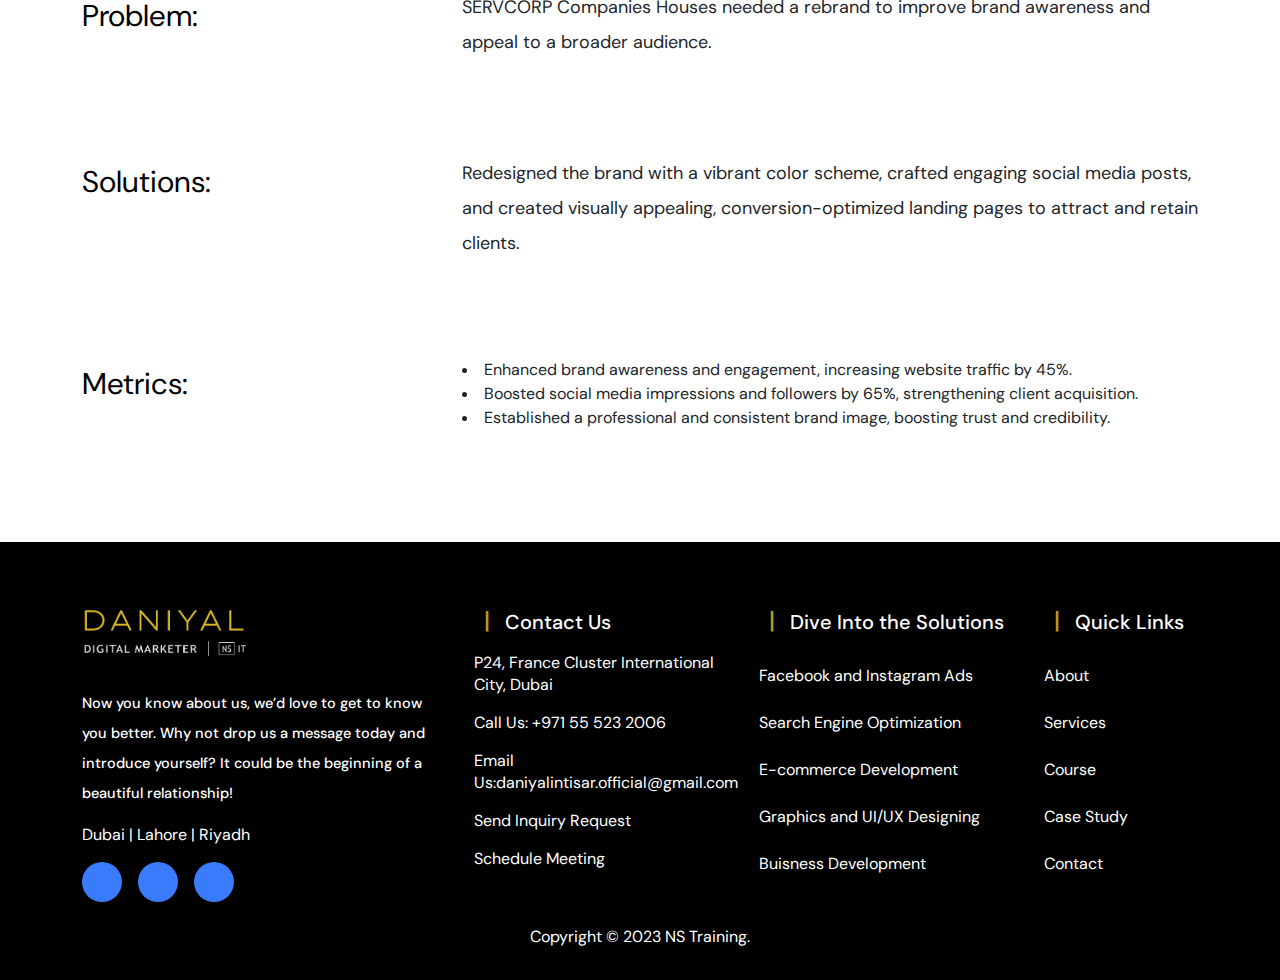
<file: graphic.html>
<html lang="en">
<head>
    <meta charset="UTF-8">
    <meta name="viewport" content="width=device-width, initial-scale=1.0">
    <!-- Css Link -->
    <link rel="stylesheet" href="style.css">
    <link rel="stylesheet" href="responsive.css">
    <!-- Bootstrap5 Link -->
    <link href="https://cdn.jsdelivr.net/npm/bootstrap@5.3.3/dist/css/bootstrap.min.css" rel="stylesheet" integrity="sha384-QWTKZyjpPEjISv5WaRU9OFeRpok6YctnYmDr5pNlyT2bRjXh0JMhjY6hW+ALEwIH" crossorigin="anonymous">
    <!-- Font Awesome CDN -->
    <link rel="stylesheet" href="https://cdnjs.cloudflare.com/ajax/libs/font-awesome/6.6.0/css/all.min.css" integrity="sha512-Kc323vGBEqzTmouAECnVceyQqyqdsSiqLQISBL29aUW4U/M7pSPA/gEUZQqv1cwx4OnYxTxve5UMg5GT6L4JJg==" crossorigin="anonymous" referrerpolicy="no-referrer" />
   <title>Daniyal Inteesar Portfolio</title>
</head>
<body>

    <div class="cursor"></div>
    <div class="cursor2"></div>

     <!-- Home Section Start -->
     <section id="homes" style="min-height: 60vh;">
        <nav class="navbar navbar-expand-lg " style="background: #000000;">
            <div class="container">
                <img src="asset/logo.png" alt="" class="img-fluid" style="width: 170px;">
              <button class="navbar-toggler" type="button" data-bs-toggle="collapse" data-bs-target="#navbarSupportedContent" aria-controls="navbarSupportedContent" aria-expanded="false" aria-label="Toggle navigation">
                <i class="fa-solid fa-bars " style="background-color: white; color: black; padding: 10px 19px; border-radius: 12px;"></i>
              </button>
              <div class="collapse navbar-collapse" id="navbarSupportedContent">
                <ul class="navbar-nav m-auto mb-2 mb-lg-0 text-center">
                  <li class="nav-item">
                    <a class="nav-link active text-white" aria-current="page" href="index.html" style="margin-left: 24px;">Home</a>
                  </li>
                  <li class="nav-item">
                    <a class="nav-link text-white" href="about.html" style="margin-left: 24px;">About Us</a>
                  </li>
                  <li class="nav-item">
                    <a class="nav-link text-white" href="service.html" style="margin-left: 24px;">Services</a>
                  </li>
                  <li class="nav-item">
                    <a class="nav-link" href="study.html" style="color: white; margin-left: 20px;">Case Study</a>
                  </li>
                  <li class="nav-item">
                    <a class="nav-link text-white" href="course.html" style="margin-left: 24px;">Course</a>
                  </li>
                  <li class="nav-item">
                    <a class="nav-link text-white" href="price.html" style="margin-left: 24px;">Pricing</a>
                  </li>
                </ul>
               <a href="contact.html" style="text-decoration: none;"><button class="btn btn-primary" style="background-color: white; color: #000000; border: 1px solid #000000; border-radius: 10px; margin: auto; display: block;">Contact Me</button></a>
              </div>
            </div>
          </nav>
          <div class="container">
            <div class="row">
                <div class="col-md-12">
                    <div class="bg-service"  data-aos="zoom-in-down" data-aos-duration="800">
                        <h1>Graphics and UI/UX Designing
                        </h1>
                    </div>
                </div>
            </div>
          </div>
     </section>
    <!-- Home Section End -->

      <!-- Case Section Start -->
      <section id="case">
        <div class="container">
            <div class="row">
                <div class="col-md-3">
                    <div class="works" data-aos="zoom-out" data-aos-duration="1800">
                        <h5>(001)</h5>
                        <h4>SERVCORP Companies <br> Houses</h4>
                    </div>
                </div>
                <div class="col-md-6">
                    <div class="works" data-aos="zoom-out" data-aos-duration="1800">
                        <h5>2023</h5>
                        <p>Designed a fresh brand identity for a Dubai-based visa and license consultation company, incorporating a modern logo, engaging social media graphics, and user-friendly landing pages.

                        </p>
                    </div>
                </div>
                <div class="col-md-3">
                    <div class="case-b" data-aos="zoom-out" data-aos-duration="1800">
                        <button class="btn btn-primary">Request a Consultation</button>
                    </div>
                </div>
            </div>
        </div>
        <div class="container">
            <div class="row">
                <div class="col-md-12">
                    <div class="work-bg">
                        <img src="asset/o.png" alt="" class="img-fluid" data-aos="zoom-out" data-aos-duration="1800" style="border-radius: 15px; object-fit: contain; width: 100%; ">
                    </div>
                </div>
            </div>
        </div>

        <div class="container">
            <div class="row">
                <div class="col-md-4">
                    <div class="case-content">
                        <h2>Problem:</h2>
                    </div>
                </div>
                <div class="col-md-8">
                    <div class="case-content">
                        <p>  SERVCORP Companies Houses needed a rebrand to improve brand awareness and appeal to a broader audience.
                        </p>
                    </div>
                </div>
            </div>
        </div>
        <div class="container">
            <div class="row">
                <div class="col-md-4">
                    <div class="case-content">
                        <h2>Solutions:</h2>
                    </div>
                </div>
                <div class="col-md-8">
                    <div class="case-content">
                        <p>Redesigned the brand with a vibrant color scheme, crafted engaging social media posts, and created visually appealing, conversion-optimized landing pages to attract and retain clients.
                        </p>
                     
                    </div>
                </div>
            </div>
        </div>
        <div class="container">
            <div class="row">
                <div class="col-md-4">
                    <div class="case-content">
                        <h2>Metrics:</h2>
                    </div>
                </div>
                <div class="col-md-8">
                    <div class="case-content">
                        <li>Enhanced brand awareness and engagement, increasing website traffic by 45%.</li>
                        <li>Boosted social media impressions and followers by 65%, strengthening client acquisition.</li>
                        <li>Established a professional and consistent brand image, boosting trust and credibility.
                        </li>
                    </div>
                </div>
            </div>
        </div>
     </section>
    <!-- Case Section End -->

     <!-- Footer Start -->

   <footer class="footer pt-5 pb-3 text-white">
    <div class="container">
        <div class="row">
            <!-- Logo and Intro -->
            <div class="col-md-4 col-12 text-center text-md-start mb-4 mb-md-0">
                <div class="d-flex align-items-center justify-content-center justify-content-md-start mb-3">
                    <img src="asset/gl.png" alt="USEO Logo" style="height: 50px; margin: 1rem 0;"> <!-- Replace with your logo path -->
                </div>
                <h6 style="font-size: 14.5px; line-height: 30px;">Now you know about us, we’d love to get to know you better. Why not drop us a message today and introduce yourself? It could be the beginning of a beautiful relationship!</h6>
                <p>Dubai | Lahore | Riyadh</p>
                <div class="social-icons d-flex justify-content-center justify-content-md-start">
                    <a href="https://www.youtube.com/channel/UCbIbUEFI0xidx8e7Ov8Zu7A" class="text-white me-3"><i class="fab fa-youtube"></i></a>
                    <a href="https://www.instagram.com/daniyalintisar_ulhaq/" class="text-white me-3"><i class="fab fa-instagram"></i></a>
                    <a href="https://www.linkedin.com/in/daniyal-intisar-7b2342132" target="_parent" class="text-white"><i class="fab fa-linkedin"></i></a>
                </div>
            </div>

            <!-- Contact Info -->
            <div class="col-md-3 col-6 mb-4 mb-md-0 text-center text-md-start border-start-md border-light ps-md-4">
                <h6 class="ct"><span class="ct">|</span> Contact Us</h6>
                <p>P24, France Cluster  International City, Dubai                </p>
                <p>Call Us:  +971 55 523 2006
                </p>
                <p>Email Us:daniyalintisar.official@gmail.com                </p>
                <p>Send Inquiry Request</a></p>
                <p>Schedule Meeting</a></p>
            </div>

            <!-- Solutions -->
            <div class="col-md-3 col-6 mb-4 mb-md-0 text-center text-md-start border-start-md border-light ps-md-4">
                <h6 class="ct"><span class="ct">|</span> Dive Into the Solutions</h6>
                <ul class="list-unstyled">
                   <a href="facebook.html"><li>Facebook and Instagram Ads</a></li></a>
                   <a href="seo.html"><li>Search Engine Optimization</a></li></a>
                   <a href="ecommerce.html"><li>E-commerce Development</a></li></a>
                   <a href="graphic.html"><li>Graphics and UI/UX Designing
                </a></li></a>
                   <a href="buisness.html"><li>Buisness Development</a></li></a>

                  
                </ul>
            </div>

            <!-- Quick Links -->
            <div class="col-md-2 col-12 text-center text-md-start border-start-md border-light ps-md-4">
                <h6 class="ct"><span class="ct">|</span> Quick Links</h6>
                <ul class="list-unstyled">
                    <a href="about.html"><li>About</li></a>
                    <a href="service.html"><li>Services</li></a>
                    <a href="course.html"><li>Course</li></a>
                    <a href="study.html"><li>Case Study</li></a>
                    <a href="contact.html"><li>Contact</li></a>
                   
                </ul>
            </div>
        </div>
        <div class="text-center mt-4">
            <p>Copyright © 2023 NS Training.</p>
        </div>
    </div>
</footer>

<!-- Footer End -->
    

    <script src="https://cdn.jsdelivr.net/npm/bootstrap@5.3.3/dist/js/bootstrap.bundle.min.js" integrity="sha384-YvpcrYf0tY3lHB60NNkmXc5s9fDVZLESaAA55NDzOxhy9GkcIdslK1eN7N6jIeHz" crossorigin="anonymous"></script>
    <script>
        var cursor = document.querySelector(".cursor");
        var cursor2 = document.querySelector(".cursor2");
        document.addEventListener("mousemove",function(e){
          cursor.style.cssText = cursor2.style.cssText = "left: " + e.clientX + "px; top: " + e.clientY + "px;";
        });
      </script>
</body>
</html>
</file>
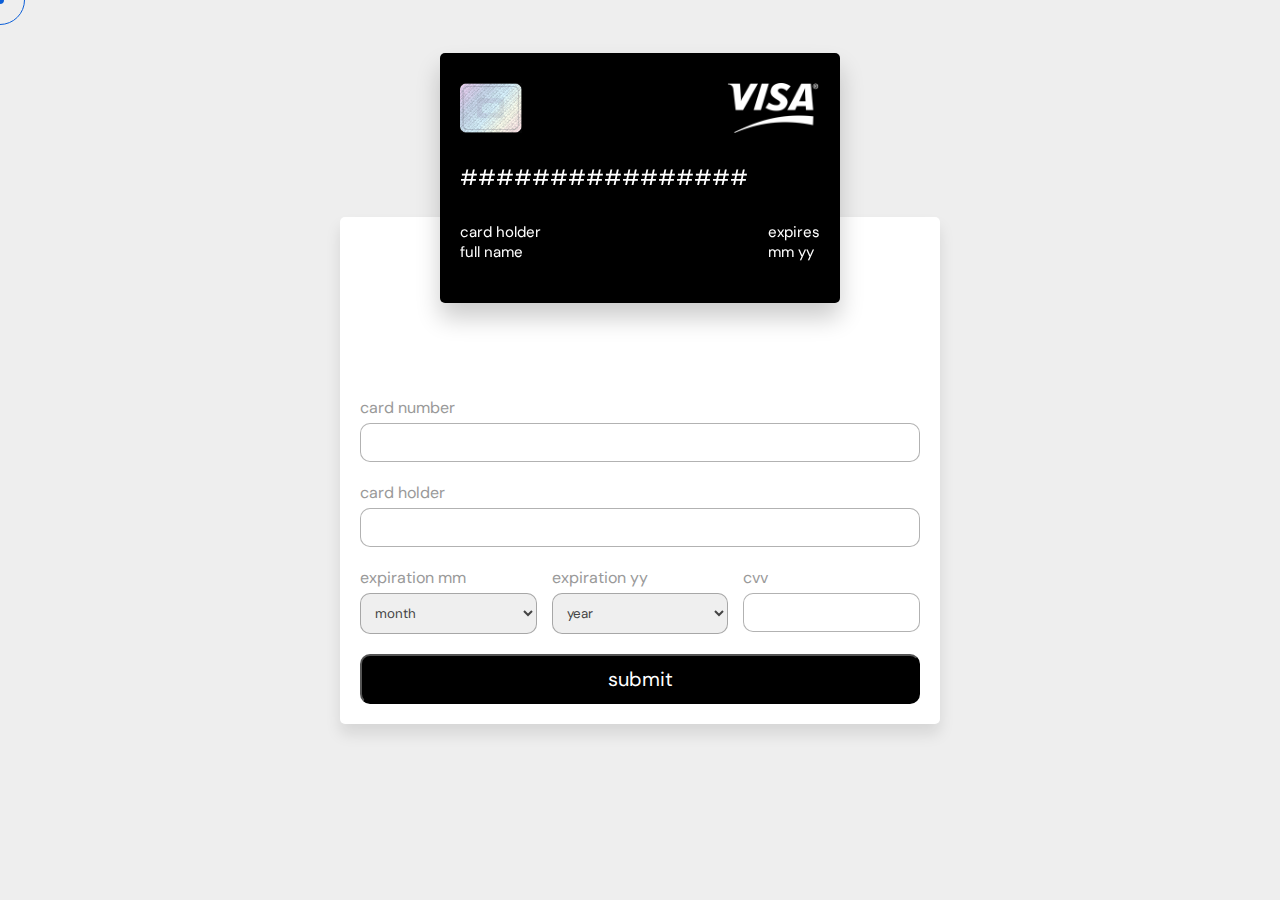
<file: payment.html>
<html lang="en">
<head>
    <meta charset="UTF-8">
    <meta name="viewport" content="width=device-width, initial-scale=1.0">
    <link rel="stylesheet" href="style.css">
    <title>Document</title>
</head>
<body>
    <div class="cursor"></div>
    <div class="cursor2"></div>
    <div class="containers">

        <div class="cards-containers">
    
            <div class="front">
                <div class="image">
                    <img src="asset/chip.png" alt="">
                    <img src="asset/visa.png" alt="">
                </div>
                <div class="cards-number-box">################</div>
                <div class="flexbox">
                    <div class="box">
                        <span>card holder</span>
                        <div class="cards-holder-name">full name</div>
                    </div>
                    <div class="box">
                        <span>expires</span>
                        <div class="expiration">
                            <span class="exp-month">mm</span>
                            <span class="exp-year">yy</span>
                        </div>
                    </div>
                </div>
            </div>
    
            <div class="back">
                <div class="stripe"></div>
                <div class="box">
                    <span>cvv</span>
                    <div class="cvv-box"></div>
                    <img src="asset/visa.png" alt="">
                </div>
            </div>
    
        </div>
    
        <form action="">
            <div class="inputBox">
                <span>card number</span>
                <input type="text" maxlength="16" class="cards-number-input">
            </div>
            <div class="inputBox">
                <span>card holder</span>
                <input type="text" class="cards-holder-input">
            </div>
            <div class="flexbox">
                <div class="inputBox">
                    <span>expiration mm</span>
                    <select name="" id="" class="month-input">
                        <option value="month" selected disabled>month</option>
                        <option value="01">01</option>
                        <option value="02">02</option>
                        <option value="03">03</option>
                        <option value="04">04</option>
                        <option value="05">05</option>
                        <option value="06">06</option>
                        <option value="07">07</option>
                        <option value="08">08</option>
                        <option value="09">09</option>
                        <option value="10">10</option>
                        <option value="11">11</option>
                        <option value="12">12</option>
                    </select>
                </div>
                <div class="inputBox">
                    <span>expiration yy</span>
                    <select name="" id="" class="year-input">
                        <option value="year" selected disabled>year</option>
                        <option value="2021">2021</option>
                        <option value="2022">2022</option>
                        <option value="2023">2023</option>
                        <option value="2024">2024</option>
                        <option value="2025">2025</option>
                        <option value="2026">2026</option>
                        <option value="2027">2027</option>
                        <option value="2028">2028</option>
                        <option value="2029">2029</option>
                        <option value="2030">2030</option>
                    </select>
                </div>
                <div class="inputBox">
                    <span>cvv</span>
                    <input type="text" maxlength="4" class="cvv-input">
                </div>
            </div>
            <input type="submit" value="submit" class="submit-btn">
        </form>
    
    </div>    



    <script>

        document.querySelector('.cards-number-input').oninput = () =>{
            document.querySelector('.cards-number-box').innerText = document.querySelector('.cards-number-input').value;
        }
        
        document.querySelector('.cards-holder-input').oninput = () =>{
            document.querySelector('.cards-holder-name').innerText = document.querySelector('.cards-holder-input').value;
        }
        
        document.querySelector('.month-input').oninput = () =>{
            document.querySelector('.exp-month').innerText = document.querySelector('.month-input').value;
        }
        
        document.querySelector('.year-input').oninput = () =>{
            document.querySelector('.exp-year').innerText = document.querySelector('.year-input').value;
        }
        
        document.querySelector('.cvv-input').onmouseenter = () =>{
            document.querySelector('.front').style.transform = 'perspective(1000px) rotateY(-180deg)';
            document.querySelector('.back').style.transform = 'perspective(1000px) rotateY(0deg)';
        }
        
        document.querySelector('.cvv-input').onmouseleave = () =>{
            document.querySelector('.front').style.transform = 'perspective(1000px) rotateY(0deg)';
            document.querySelector('.back').style.transform = 'perspective(1000px) rotateY(180deg)';
        }
        
        document.querySelector('.cvv-input').oninput = () =>{
            document.querySelector('.cvv-box').innerText = document.querySelector('.cvv-input').value;
        }
        
        </script>

<script>
    var cursor = document.querySelector(".cursor");
    var cursor2 = document.querySelector(".cursor2");
    document.addEventListener("mousemove",function(e){
      cursor.style.cssText = cursor2.style.cssText = "left: " + e.clientX + "px; top: " + e.clientY + "px;";
    });
  </script>
</body>
</html>
</file>
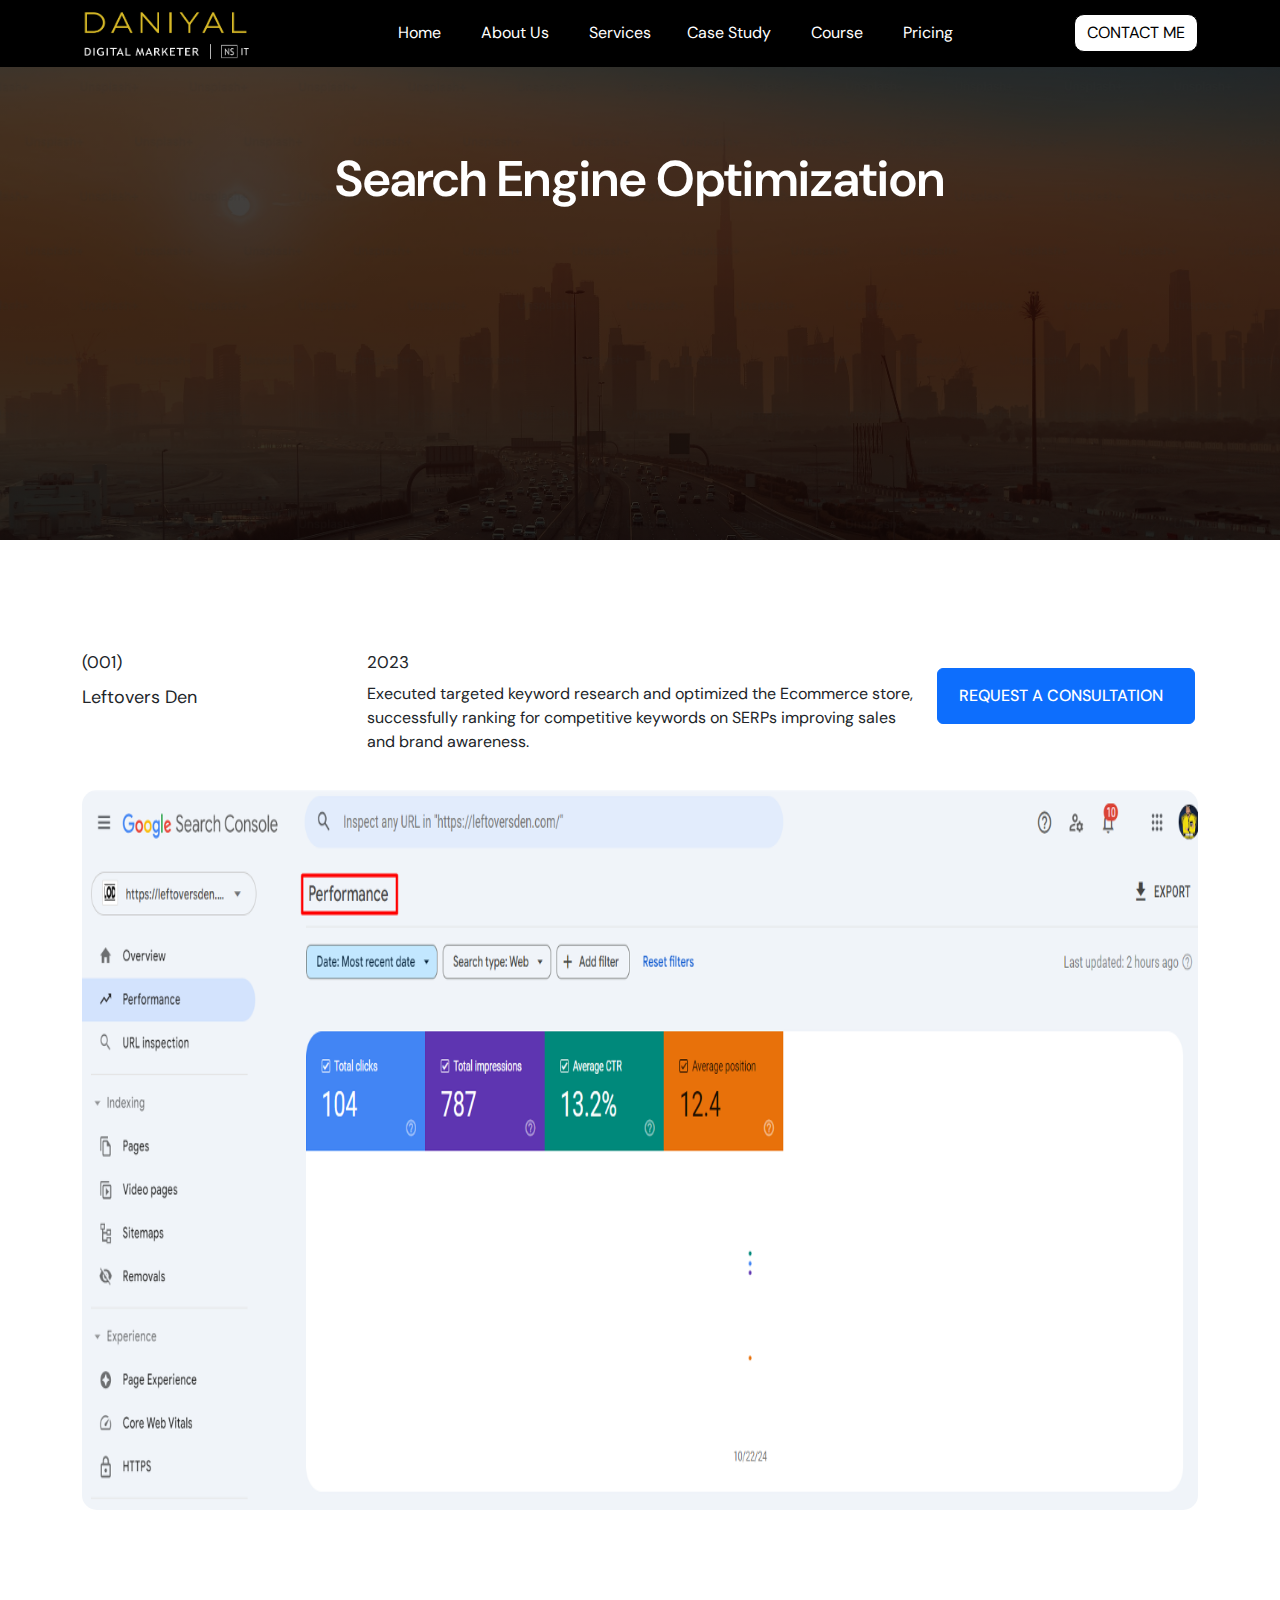
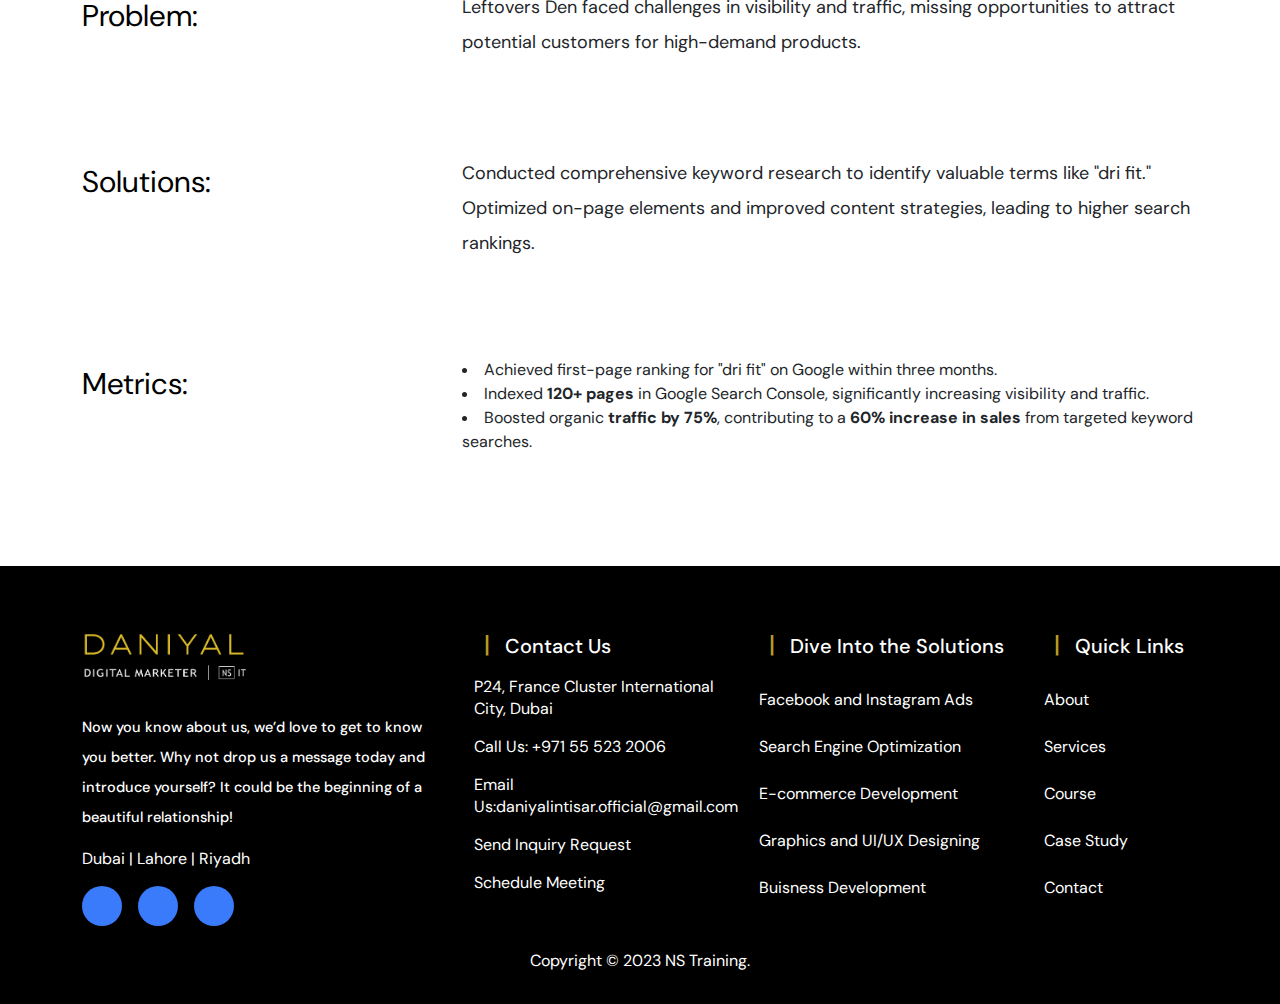
<file: seo.html>
<html lang="en">
<head>
    <meta charset="UTF-8">
    <meta name="viewport" content="width=device-width, initial-scale=1.0">
    <!-- Css Link -->
    <link rel="stylesheet" href="style.css">
    <link rel="stylesheet" href="responsive.css">
    <!-- Bootstrap5 Link -->
    <link href="https://cdn.jsdelivr.net/npm/bootstrap@5.3.3/dist/css/bootstrap.min.css" rel="stylesheet" integrity="sha384-QWTKZyjpPEjISv5WaRU9OFeRpok6YctnYmDr5pNlyT2bRjXh0JMhjY6hW+ALEwIH" crossorigin="anonymous">
    <!-- Font Awesome CDN -->
    <link rel="stylesheet" href="https://cdnjs.cloudflare.com/ajax/libs/font-awesome/6.6.0/css/all.min.css" integrity="sha512-Kc323vGBEqzTmouAECnVceyQqyqdsSiqLQISBL29aUW4U/M7pSPA/gEUZQqv1cwx4OnYxTxve5UMg5GT6L4JJg==" crossorigin="anonymous" referrerpolicy="no-referrer" />
   <title>Daniyal Inteesar Portfolio</title>
</head>
<body>
    <div class="cursor"></div>
    <div class="cursor2"></div>
     <!-- Home Section Start -->
     <section id="homes" style="min-height: 60vh;">
        <nav class="navbar navbar-expand-lg " style="background: #000000;">
            <div class="container">
                <img src="asset/logo.png" alt="" class="img-fluid" style="width: 170px;">
              <button class="navbar-toggler" type="button" data-bs-toggle="collapse" data-bs-target="#navbarSupportedContent" aria-controls="navbarSupportedContent" aria-expanded="false" aria-label="Toggle navigation">
                <i class="fa-solid fa-bars " style="background-color: white; color: black; padding: 10px 19px; border-radius: 12px;"></i>
              </button>
              <div class="collapse navbar-collapse" id="navbarSupportedContent">
                <ul class="navbar-nav m-auto mb-2 mb-lg-0 text-center">
                  <li class="nav-item">
                    <a class="nav-link active text-white" aria-current="page" href="index.html" style="margin-left: 24px;">Home</a>
                  </li>
                  <li class="nav-item">
                    <a class="nav-link text-white" href="about.html" style="margin-left: 24px;">About Us</a>
                  </li>
                  <li class="nav-item">
                    <a class="nav-link text-white" href="service.html" style="margin-left: 24px;">Services</a>
                  </li>
                  <li class="nav-item">
                    <a class="nav-link" href="study.html" style="color: white; margin-left: 20px;">Case Study</a>
                  </li>
                  <li class="nav-item">
                    <a class="nav-link text-white" href="course.html" style="margin-left: 24px;">Course</a>
                  </li>
                  <li class="nav-item">
                    <a class="nav-link text-white" href="price.html" style="margin-left: 24px;">Pricing</a>
                  </li>
                </ul>
               <a href="contact.html" style="text-decoration: none;"><button class="btn btn-primary" style="background-color: white; color: #000000; border: 1px solid #000000; border-radius: 10px; margin: auto; display: block;">Contact Me</button></a>
              </div>
            </div>
          </nav>
          <div class="container">
            <div class="row">
                <div class="col-md-12">
                    <div class="bg-service"  data-aos="zoom-in-down" data-aos-duration="800">
                        <h1>Search Engine Optimization 
                        </h1>
                    </div>
                </div>
            </div>
          </div>
     </section>
    <!-- Home Section End -->

      <!-- Case Section Start -->
      <section id="case" style="min-height: 60vh;">
        <div class="container">
            <div class="row">
                <div class="col-md-3">
                    <div class="works" data-aos="zoom-out" data-aos-duration="1800">
                        <h5>(001)</h5>
                        <h4>Leftovers Den</h4>
                    </div>
                </div>
                <div class="col-md-6">
                    <div class="works" data-aos="zoom-out" data-aos-duration="1800">
                        <h5>2023</h5>
                        <p>Executed targeted keyword research and optimized the Ecommerce store, successfully ranking for competitive keywords on SERPs improving sales and brand awareness.

                        </p>
                    </div>
                </div>
                <div class="col-md-3">
                    <div class="case-b" data-aos="zoom-out" data-aos-duration="1800">
                        <button class="btn btn-primary">Request a Consultation</button>
                    </div>
                </div>
            </div>
        </div>
        <div class="container">
            <div class="row">
                <div class="col-md-12">
                    <div class="work-bg">
                        <img src="asset/search console 3.png" alt="" class="img-fluid" data-aos="zoom-out" data-aos-duration="1800" style="border-radius: 15px;">
                    </div>
                </div>
            </div>
        </div>

        <div class="container">
            <div class="row">
                <div class="col-md-4">
                    <div class="case-content">
                        <h2>Problem:</h2>
                    </div>
                </div>
                <div class="col-md-8">
                    <div class="case-content">
                        <p>Leftovers Den faced challenges in visibility and traffic, missing opportunities to attract potential customers for high-demand products.
                        </p>
                    </div>
                </div>
            </div>
        </div>
        <div class="container">
            <div class="row">
                <div class="col-md-4">
                    <div class="case-content">
                        <h2>Solutions:</h2>
                    </div>
                </div>
                <div class="col-md-8">
                    <div class="case-content">
                        <p>Conducted comprehensive keyword research to identify valuable terms like "dri fit." Optimized on-page elements and improved content strategies, leading to higher search rankings.
                        </p>
                    </div>
                </div>
            </div>
        </div>
        <div class="container">
            <div class="row">
                <div class="col-md-4">
                    <div class="case-content">
                        <h2>Metrics:</h2>
                    </div>
                </div>
                <div class="col-md-8">
                    <div class="case-content">
                        <li>Achieved first-page ranking for "dri fit" on Google within three months.
                        </li>
                        <li>Indexed <b>120+ pages</b> in Google Search Console, significantly increasing visibility and traffic.</li>
                        <li>Boosted organic <b>traffic by 75%</b>, contributing to a <b> 60% increase in sales</b> from targeted keyword searches.
                        </li>
                    </div>
                </div>
            </div>
        </div>
     </section>
    <!-- Case Section End -->

   <!-- Footer Start -->

   <footer class="footer pt-5 pb-3 text-white">
    <div class="container">
        <div class="row">
            <!-- Logo and Intro -->
            <div class="col-md-4 col-12 text-center text-md-start mb-4 mb-md-0">
                <div class="d-flex align-items-center justify-content-center justify-content-md-start mb-3">
                    <img src="asset/gl.png" alt="USEO Logo" style="height: 50px; margin: 1rem 0;"> <!-- Replace with your logo path -->
                </div>
                <h6 style="font-size: 14.5px; line-height: 30px;">Now you know about us, we’d love to get to know you better. Why not drop us a message today and introduce yourself? It could be the beginning of a beautiful relationship!</h6>
                <p>Dubai | Lahore | Riyadh</p>
                <div class="social-icons d-flex justify-content-center justify-content-md-start">
                    <a href="https://www.youtube.com/channel/UCbIbUEFI0xidx8e7Ov8Zu7A" class="text-white me-3"><i class="fab fa-youtube"></i></a>
                    <a href="https://www.instagram.com/daniyalintisar_ulhaq/" class="text-white me-3"><i class="fab fa-instagram"></i></a>
                    <a href="https://www.linkedin.com/in/daniyal-intisar-7b2342132" target="_parent" class="text-white"><i class="fab fa-linkedin"></i></a>
                </div>
            </div>

            <!-- Contact Info -->
            <div class="col-md-3 col-6 mb-4 mb-md-0 text-center text-md-start border-start-md border-light ps-md-4">
                <h6 class="ct"><span class="ct">|</span> Contact Us</h6>
                <p>P24, France Cluster  International City, Dubai                </p>
                <p>Call Us:  +971 55 523 2006
                </p>
                <p>Email Us:daniyalintisar.official@gmail.com                </p>
                <p>Send Inquiry Request</a></p>
                <p>Schedule Meeting</a></p>
            </div>

            <!-- Solutions -->
            <div class="col-md-3 col-6 mb-4 mb-md-0 text-center text-md-start border-start-md border-light ps-md-4">
                <h6 class="ct"><span class="ct">|</span> Dive Into the Solutions</h6>
                <ul class="list-unstyled">
                   <a href="facebook.html"><li>Facebook and Instagram Ads</a></li></a>
                   <a href="seo.html"><li>Search Engine Optimization</a></li></a>
                   <a href="ecommerce.html"><li>E-commerce Development</a></li></a>
                   <a href="graphic.html"><li>Graphics and UI/UX Designing
                </a></li></a>
                   <a href="buisness.html"><li>Buisness Development</a></li></a>

                  
                </ul>
            </div>

            <!-- Quick Links -->
            <div class="col-md-2 col-12 text-center text-md-start border-start-md border-light ps-md-4">
                <h6 class="ct"><span class="ct">|</span> Quick Links</h6>
                <ul class="list-unstyled">
                    <a href="about.html"><li>About</li></a>
                    <a href="service.html"><li>Services</li></a>
                    <a href="course.html"><li>Course</li></a>
                    <a href="study.html"><li>Case Study</li></a>
                    <a href="contact.html"><li>Contact</li></a>
                   
                </ul>
            </div>
        </div>
        <div class="text-center mt-4">
            <p>Copyright © 2023 NS Training.</p>
        </div>
    </div>
</footer>

<!-- Footer End -->

    <script src="https://cdn.jsdelivr.net/npm/bootstrap@5.3.3/dist/js/bootstrap.bundle.min.js" integrity="sha384-YvpcrYf0tY3lHB60NNkmXc5s9fDVZLESaAA55NDzOxhy9GkcIdslK1eN7N6jIeHz" crossorigin="anonymous"></script>

    <script>
        var cursor = document.querySelector(".cursor");
        var cursor2 = document.querySelector(".cursor2");
        document.addEventListener("mousemove",function(e){
          cursor.style.cssText = cursor2.style.cssText = "left: " + e.clientX + "px; top: " + e.clientY + "px;";
        });
      </script>
</body>
</html>
</file>
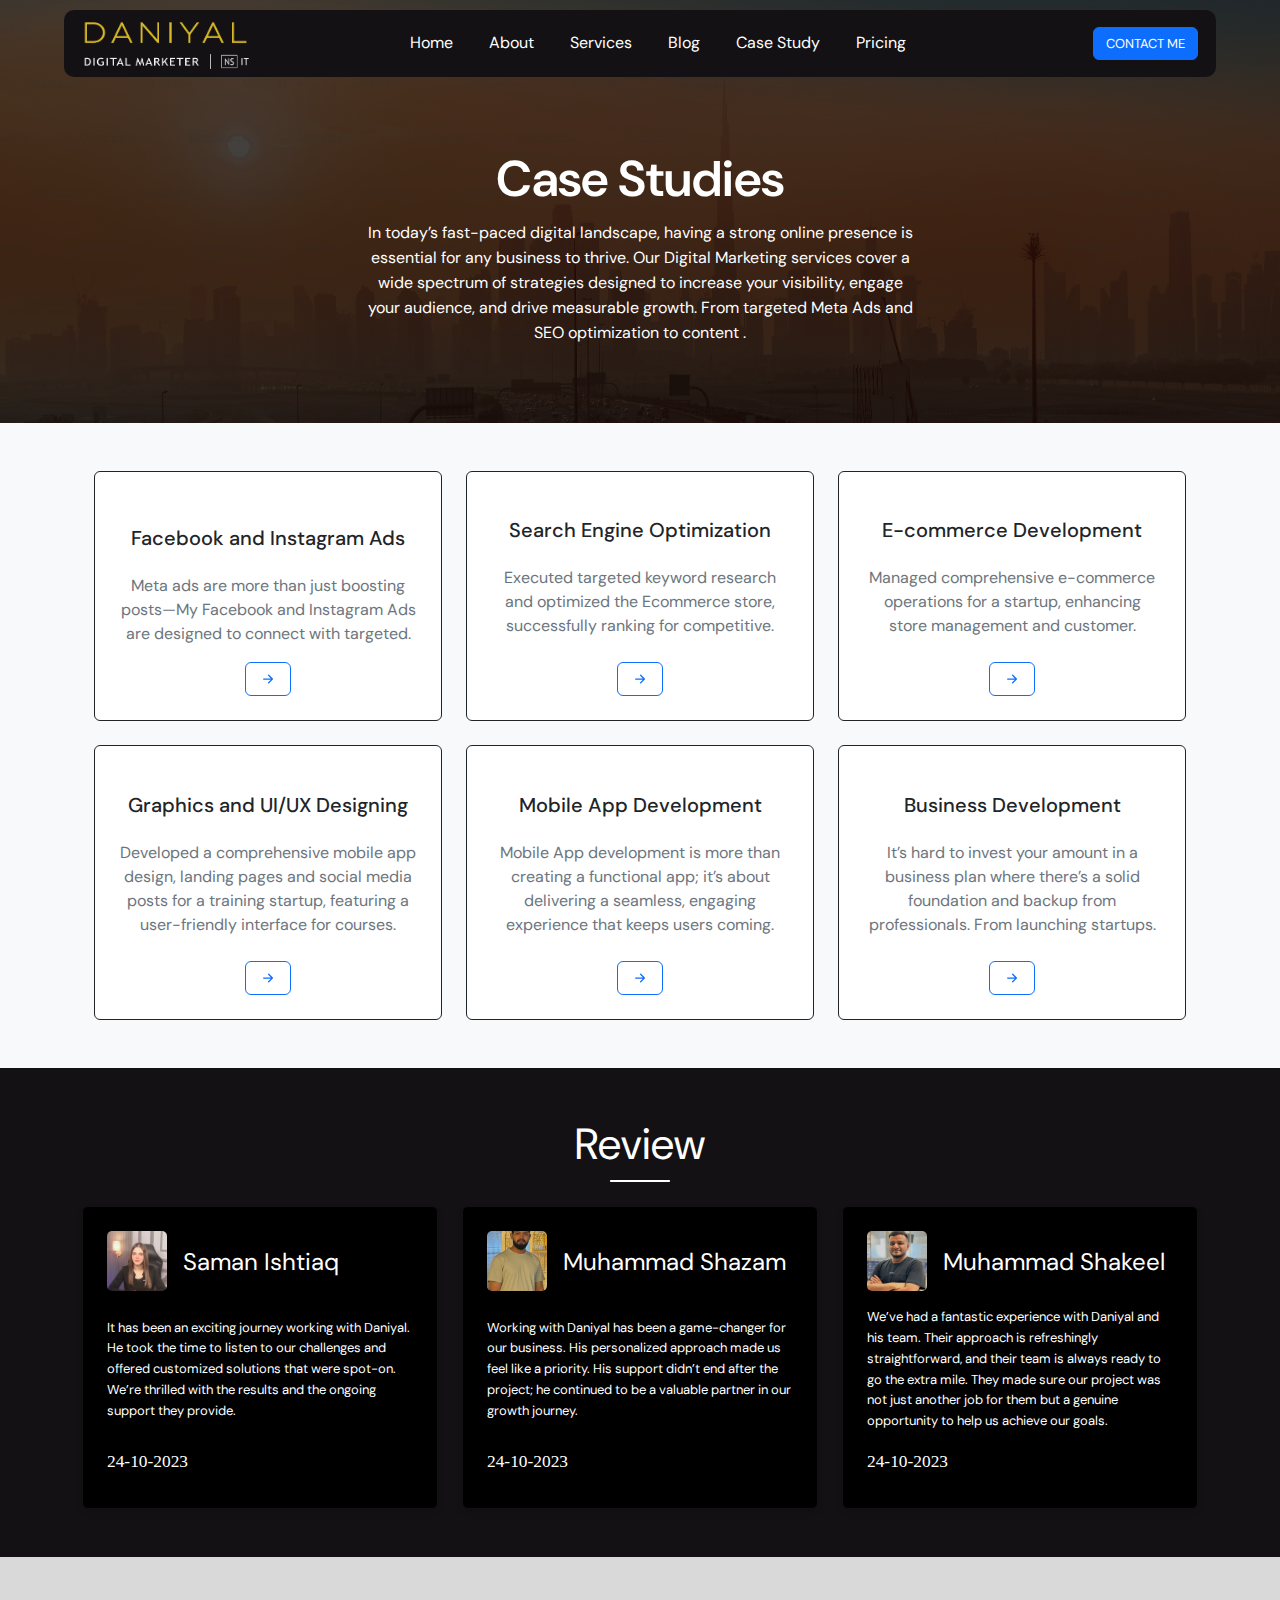
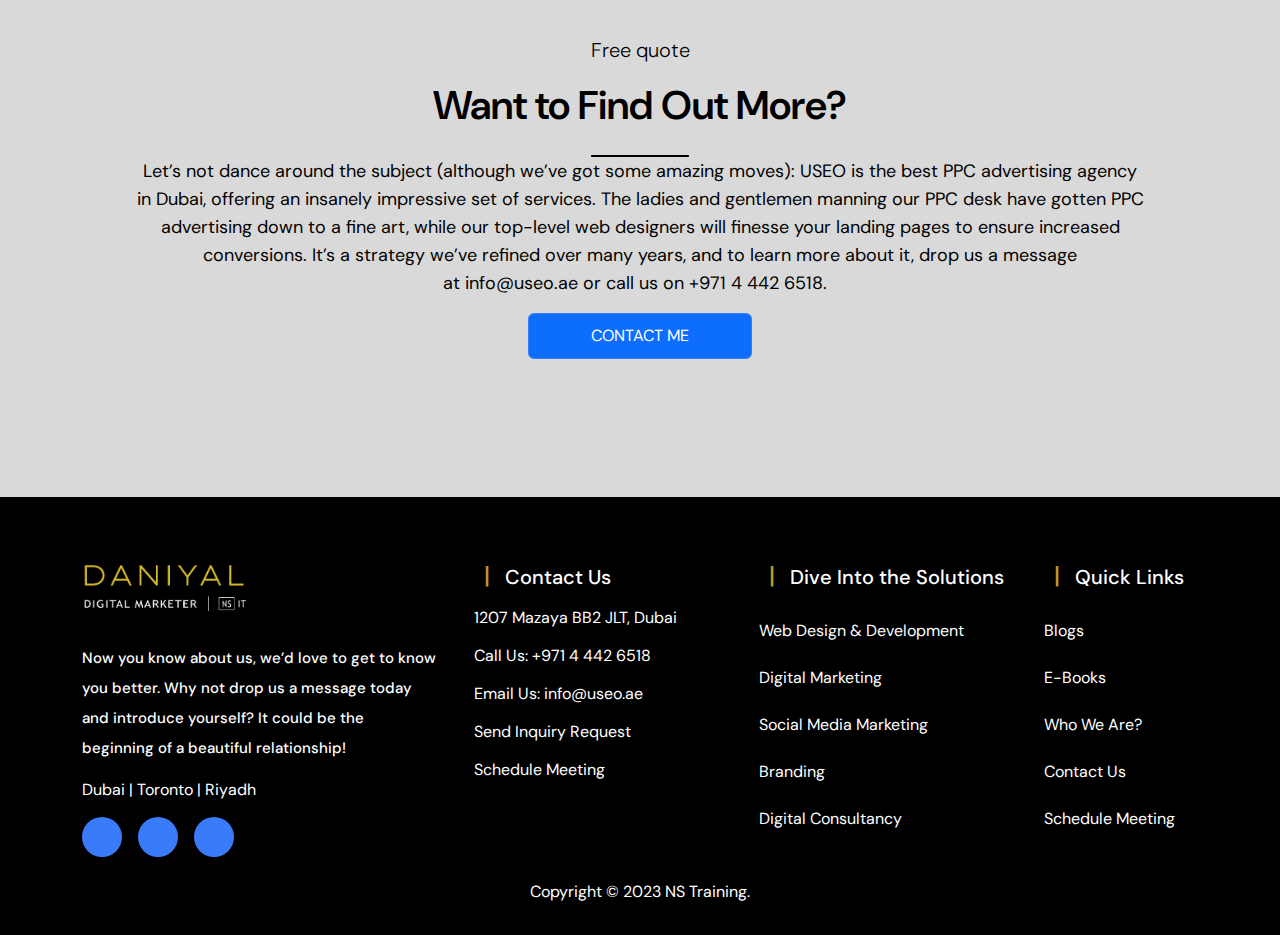
<file: study.html>
<html lang="en">
<head>
    <meta charset="UTF-8">
    <meta name="viewport" content="width=device-width, initial-scale=1.0">
    <link rel="icon" type="image/x-icon" href="asset/fav.png " class="img-fluid" style="width: 100%; min-height: 10vh;">
    <link rel="stylesheet" href="style.css">
    <link href="https://cdn.jsdelivr.net/npm/bootstrap@5.3.3/dist/css/bootstrap.min.css" rel="stylesheet" integrity="sha384-QWTKZyjpPEjISv5WaRU9OFeRpok6YctnYmDr5pNlyT2bRjXh0JMhjY6hW+ALEwIH" crossorigin="anonymous">
     <!-- Font Awesome CDN -->
     <link rel="stylesheet" href="https://cdnjs.cloudflare.com/ajax/libs/font-awesome/6.6.0/css/all.min.css" integrity="sha512-Kc323vGBEqzTmouAECnVceyQqyqdsSiqLQISBL29aUW4U/M7pSPA/gEUZQqv1cwx4OnYxTxve5UMg5GT6L4JJg==" crossorigin="anonymous" referrerpolicy="no-referrer" />
   <title>Case Study</title>
</head>
<body>


       <!-- Home Section Start -->
       <section id="homes">
        <nav class="navbar navbar-expand-lg " style="background-color: #131114; width: 90%; display: block; margin: auto; border-radius: 10px; position: relative; top: 10px;">
            <div class="container">
              <img src="asset/logo.png" alt="" class="img-fluid" style="width: 170px;">
              <button class="navbar-toggler" type="button" data-bs-toggle="collapse" data-bs-target="#navbarSupportedContent" aria-controls="navbarSupportedContent" aria-expanded="false" aria-label="Toggle navigation">
                <span class="navbar-toggler-icon"></span>
              </button>
              <div class="collapse navbar-collapse" id="navbarSupportedContent">
                <ul class="navbar-nav m-auto mb-2 mb-lg-0">
                  <li class="nav-item">
                    <a class="nav-link active" aria-current="page" href="index.html" style="color: white; margin-left: 20px;">Home</a>
                  </li>
                  <li class="nav-item">
                    <a class="nav-link" href="about.html" style="color: white; margin-left: 20px;">About</a>
                  </li>
                  <li class="nav-item">
                    <a class="nav-link" href="service.html" style="color: white; margin-left: 20px;">Services</a>
                  </li>
                  <li class="nav-item">
                    <a class="nav-link" href="#" style="color: white; margin-left: 20px;">Blog</a>
                  </li>
                  <li class="nav-item">
                    <a class="nav-link" href="study.html" style="color: white; margin-left: 20px;">Case Study</a>
                  </li>
                  <li class="nav-item">
                    <a class="nav-link" href="price.html" style="color: white; margin-left: 20px;">Pricing</a>
                  </li>
                </ul>
                 <a href="contact.html"> <button class="btn btn-primary" style="margin-left: 50px; font-size: 13px;">Contact Me</button></a>
               
              </div>
            </div>
          </nav>

          <div class="container">
            <div class="row">
                <div class="col-md-12">
                    <div class="case-text"  data-aos="zoom-in-down" data-aos-duration="800">
                        <h1>Case Studies</h1>
                        <p>In today’s fast-paced digital landscape, having a strong online presence is <br> essential for any business to thrive. Our Digital Marketing services cover a <br> wide spectrum of strategies designed to increase your visibility, engage <br> your audience, and drive measurable growth. From targeted Meta Ads and <br> SEO optimization to content .</p>
                    </div>
                </div>
            </div>
          </div>
     </section>
    <!-- Home Section End -->

<!-- Service 9 - Bootstrap Brain Component -->
<section class="bg-light py-3 py-md-5 py-xl-8">
   
  
    <div class="container">
      <div class="row">
        <div class="col-12">
          <div class="container-fluid">
            <div class="row gy-3 gy-md-4">
              <div class="col-12 col-md-6 col-lg-4">
                <div class="card border-dark">
                  <div class="card-body text-center p-4 p-xxl-5">
                    <i class="fa-brands fa-facebook" style="font-size: 45px;"></i>
                    <h4 class="mb-4" style="margin: 1.9rem 0; font-size: 20px; font-family: DM Sans;">Facebook and Instagram Ads
                    </h4>
                    <p class="text-secondary">Meta ads are more than just boosting posts—My Facebook and Instagram Ads are designed to connect with  targeted.</p>
                    <a href="facebook.html" class="btn btn-outline-primary bsb-btn-circle">
                      <svg xmlns="http://www.w3.org/2000/svg" width="20" height="20" fill="currentColor" class="bi bi-arrow-right-short" viewBox="0 0 16 16">
                        <path fill-rule="evenodd" d="M4 8a.5.5 0 0 1 .5-.5h5.793L8.146 5.354a.5.5 0 1 1 .708-.708l3 3a.5.5 0 0 1 0 .708l-3 3a.5.5 0 0 1-.708-.708L10.293 8.5H4.5A.5.5 0 0 1 4 8z" />
                      </svg>
                    </a>
                  </div>
                </div>
              </div>
              <div class="col-12 col-md-6 col-lg-4">
                <div class="card border-dark">
                  <div class="card-body text-center p-4 p-xxl-5">
                    <i class="fa-brands fa-searchengin" style="font-size: 45px;"></i>
                    <h4 class="mb-4" style="margin: 1.4rem 0; font-size: 20px;">Search Engine Optimization 
                    </h4>
                    <p class="mb-4 text-secondary">Executed targeted keyword research and optimized the Ecommerce store, successfully ranking for competitive.
                    </p>
                    <a href="seo.html" class="btn btn-outline-primary bsb-btn-circle">
                      <svg xmlns="http://www.w3.org/2000/svg" width="20" height="20" fill="currentColor" class="bi bi-arrow-right-short" viewBox="0 0 16 16">
                        <path fill-rule="evenodd" d="M4 8a.5.5 0 0 1 .5-.5h5.793L8.146 5.354a.5.5 0 1 1 .708-.708l3 3a.5.5 0 0 1 0 .708l-3 3a.5.5 0 0 1-.708-.708L10.293 8.5H4.5A.5.5 0 0 1 4 8z" />
                      </svg>
                    </a>
                  </div>
                </div>
              </div>
              <div class="col-12 col-md-6 col-lg-4">
                <div class="card border-dark">
                  <div class="card-body text-center p-4 p-xxl-5">
                    <i class="fa-solid fa-cart-shopping" style="font-size: 45px;"></i>
                    <h4 class="mb-4" style="margin: 1.4rem 0; font-size: 20px;">E-commerce Development
                    </h4>
                    <p class="mb-4 text-secondary">Managed comprehensive e-commerce operations for a startup, enhancing store management and customer.
                    </p>
                    <a href="ecommerce.html" class="btn btn-outline-primary bsb-btn-circle">
                      <svg xmlns="http://www.w3.org/2000/svg" width="20" height="20" fill="currentColor" class="bi bi-arrow-right-short" viewBox="0 0 16 16">
                        <path fill-rule="evenodd" d="M4 8a.5.5 0 0 1 .5-.5h5.793L8.146 5.354a.5.5 0 1 1 .708-.708l3 3a.5.5 0 0 1 0 .708l-3 3a.5.5 0 0 1-.708-.708L10.293 8.5H4.5A.5.5 0 0 1 4 8z" />
                      </svg>
                    </a>
                  </div>
                </div>
              </div>
              <div class="col-12 col-md-6 col-lg-4">
                <div class="card border-dark">
                  <div class="card-body text-center p-4 p-xxl-5">
                    <i class="fa-solid fa-pencil" style="font-size: 45px;"></i>
                    <h4 class="mb-4" style="margin: 1.4rem 0; font-size: 20px;">Graphics and UI/UX Designing
                    </h4>
                    <p class="mb-4 text-secondary">Developed a comprehensive mobile app design, landing pages and social media posts for a training startup, featuring a user-friendly interface for courses.
                    </p>
                    <a href="graphic.html" class="btn btn-outline-primary bsb-btn-circle">
                      <svg xmlns="http://www.w3.org/2000/svg" width="20" height="20" fill="currentColor" class="bi bi-arrow-right-short" viewBox="0 0 16 16">
                        <path fill-rule="evenodd" d="M4 8a.5.5 0 0 1 .5-.5h5.793L8.146 5.354a.5.5 0 1 1 .708-.708l3 3a.5.5 0 0 1 0 .708l-3 3a.5.5 0 0 1-.708-.708L10.293 8.5H4.5A.5.5 0 0 1 4 8z" />
                      </svg>
                    </a>
                  </div>
                </div>
              </div>
              <div class="col-12 col-md-6 col-lg-4">
                <div class="card border-dark">
                  <div class="card-body text-center p-4 p-xxl-5">
                    <i class="fa-solid fa-mobile" style="font-size: 45px;"></i>
                    <h4 class="mb-4" style="margin: 1.4rem 0; font-size: 20px;">Mobile App Development

                    </h4>
                    <p class="mb-4 text-secondary">Mobile App development is more than creating a functional app; it’s about delivering a seamless, engaging experience that keeps users coming. 
                    </p>
                    <a href="mobile.html" class="btn btn-outline-primary bsb-btn-circle">
                      <svg xmlns="http://www.w3.org/2000/svg" width="20" height="20" fill="currentColor" class="bi bi-arrow-right-short" viewBox="0 0 16 16">
                        <path fill-rule="evenodd" d="M4 8a.5.5 0 0 1 .5-.5h5.793L8.146 5.354a.5.5 0 1 1 .708-.708l3 3a.5.5 0 0 1 0 .708l-3 3a.5.5 0 0 1-.708-.708L10.293 8.5H4.5A.5.5 0 0 1 4 8z" />
                      </svg>
                    </a>
                  </div>
                </div>
              </div>
              <div class="col-12 col-md-6 col-lg-4">
                <div class="card border-dark">
                  <div class="card-body text-center p-4 p-xxl-5">
                    <i class="fa-solid fa-business-time" style="font-size: 45px;"></i>
                    <h4 class="mb-4" style="margin: 1.4rem 0; font-size: 20px;">Business Development

                    </h4>
                    <p class="mb-4 text-secondary">It’s hard to invest your amount in a business plan where there’s a solid foundation and backup from professionals. From launching startups.
                    </p>
                    <a href="buisness.html" class="btn btn-outline-primary bsb-btn-circle">
                      <svg xmlns="http://www.w3.org/2000/svg" width="20" height="20" fill="currentColor" class="bi bi-arrow-right-short" viewBox="0 0 16 16">
                        <path fill-rule="evenodd" d="M4 8a.5.5 0 0 1 .5-.5h5.793L8.146 5.354a.5.5 0 1 1 .708-.708l3 3a.5.5 0 0 1 0 .708l-3 3a.5.5 0 0 1-.708-.708L10.293 8.5H4.5A.5.5 0 0 1 4 8z" />
                      </svg>
                    </a>
                  </div>
                </div>
              </div>
            </div>
          </div>
        </div>
      </div>
    </div>
  </section>

 <!-- Testinomail Section Start -->
 <section id="team" style="background-color: #131114;">
    <div class="container">
        <div class="row">
            <div class="col-md-12">
                <h5 style="color: white;
                text-align: center;
                font-family: DM Sans;
font-size: 43.44px;
font-weight: 400;
line-height: 56.47px;
text-align: center;
">Review</h5> 
                <img src="asset/Line 14.png" alt="" class="img-fluid" style="margin: 1rem 0; display: block; margin: auto;" data-aos="zoom-in" data-aos-duration="800">
            </div>
        </div>
    </div>

    <div class="container mt-4">
        <div class="row">
            <div class="col-md-4 d-flex">
                <div class="testimonial-card p-4 rounded" data-aos="zoom-in" data-aos-duration="800" style="background-color: #000000;">
                    <div class="d-flex align-items-center mb-3" data-aos="zoom-in" data-aos-duration="800">
                        <img src="asset/saman.jpg" class="me-3" alt="Profile Image">
                        <div>
                            <h5 class="mb-0" data-aos="zoom-in" data-aos-duration="800">Saman Ishtiaq</h5>
                            <div class="star-rating text-warning">
                               <i class="fa-duotone fa-solid fa-star" data-aos="zoom-in" data-aos-duration="800"></i>
                               <i class="fa-duotone fa-solid fa-star" data-aos="zoom-in" data-aos-duration="800"></i>
                               <i class="fa-duotone fa-solid fa-star" data-aos="zoom-in" data-aos-duration="800"></i>
                               <i class="fa-duotone fa-solid fa-star" data-aos="zoom-in" data-aos-duration="800"></i>
                               <i class="fa-duotone fa-solid fa-star" data-aos="zoom-in" data-aos-duration="800"></i>
                            </div>
                        </div>
                    </div>
                    <p>It has been an exciting journey working with Daniyal. He took the time to listen to our challenges and offered customized solutions that were spot-on. We’re thrilled with the results and the ongoing support they provide.
                    </p>
                    <h6 style="font-family: Inter Tight;
                    font-size: 17.38px;
                    font-weight: 400;
                    line-height: 27.8px;
                    text-align: left;
                    ">24-10-2023</h6>
                </div>
            </div>
            <div class="col-md-4 d-flex">
                <div class="testimonial-card p-4 rounded" data-aos="zoom-in" data-aos-duration="800" style="background-color: #000000;">
                    <div class="d-flex align-items-center mb-3" data-aos="zoom-in" data-aos-duration="800">
                        <img src="asset/shazam.jpg" class="me-3" alt="Profile Image" data-aos="zoom-in" data-aos-duration="800">
                        <div>
                            <h5 class="mb-0">Muhammad Shazam</h5>
                            <div class="star-rating text-warning">
                               <i class="fa-duotone fa-solid fa-star" data-aos="zoom-in" data-aos-duration="800"></i>
                               <i class="fa-duotone fa-solid fa-star" data-aos="zoom-in" data-aos-duration="800"></i>
                               <i class="fa-duotone fa-solid fa-star" data-aos="zoom-in" data-aos-duration="800"></i>
                               <i class="fa-duotone fa-solid fa-star" data-aos="zoom-in" data-aos-duration="800"></i>
                               <i class="fa-duotone fa-solid fa-star" data-aos="zoom-in" data-aos-duration="800"></i>
                            </div>
                        </div>
                    </div>
                    <p>Working with Daniyal has been a game-changer for our business. His personalized approach made us feel like a priority. His support didn’t end after the project; he continued to be a valuable partner in our growth journey.
                    </p>
                    <h6 style="font-family: Inter Tight;
                    font-size: 17.38px;
                    font-weight: 400;
                    line-height: 27.8px;
                    text-align: left;
                    ">24-10-2023</h6>
                </div>
            </div>
            <div class="col-md-4 d-flex">
                <div class="testimonial-card p-4 rounded" data-aos="zoom-in" data-aos-duration="800" style="background-color: #000000;">
                    <div class="d-flex align-items-center mb-3" data-aos="zoom-in" data-aos-duration="800">
                        <img src="asset/shakeel.jpg" class="me-3" alt="Profile Image" data-aos="zoom-in" data-aos-duration="800">
                        <div>
                            <h5 class="mb-0">Muhammad Shakeel</h5>
                            <div class="star-rating text-warning" data-aos="zoom-in" data-aos-duration="800">
                                <i class="fa-duotone fa-solid fa-star" data-aos="zoom-in" data-aos-duration="800"></i>
                                <i class="fa-duotone fa-solid fa-star" data-aos="zoom-in" data-aos-duration="800"></i>
                                <i class="fa-duotone fa-solid fa-star" data-aos="zoom-in" data-aos-duration="800"></i>
                                <i class="fa-duotone fa-solid fa-star" data-aos="zoom-in" data-aos-duration="800"></i>
                                <i class="fa-duotone fa-solid fa-star" data-aos="zoom-in" data-aos-duration="800"></i>
                            </div>
                        </div>
                    </div>
                    <p>We’ve had a fantastic experience with Daniyal and his team. Their approach is refreshingly straightforward, and their team is always ready to go the extra mile. They made sure our project was not just another job for them but a genuine opportunity to help us achieve our goals.</p>
                    <h6 style="font-family: Inter Tight;
                    font-size: 17.38px;
                    font-weight: 400;
                    line-height: 27.8px;
                    text-align: left;
                    ">24-10-2023</h6> 
                </div>
            </div>
        </div>
    </div>
</section>
 <!-- Testinomail Section End -->

 <!-- Find Section Start -->
  <section id="find">
    <div class="container">
        <div class="row">
            <div class="col-md-12">
                <div class="find-text">
                    <small>Free quote</small>
                    <h2>Want to Find Out More?</h2>
                    <img src="asset/Line 12.png" alt="" class="img-fluid">
                    <p>Let’s not dance around the subject (although we’ve got some amazing moves): USEO is the best PPC advertising agency <br> in Dubai, offering an insanely impressive set of services. The ladies and gentlemen manning our PPC desk have gotten PPC <br> advertising down to a fine art, while our top-level web designers will finesse your landing pages to ensure increased <br> conversions. It’s a strategy we’ve refined over many years, and to learn more about it, drop us a message <br> at info@useo.ae or call us on +971 4 442 6518.
                     </p>
                    <button class="btn btn-primary">Contact Me</button>
                </div>
            </div>
        </div>
    </div>
  </section>
 <!-- Find Section End -->

   <!-- Footer Start -->
   <footer class="footer pt-5 pb-3 text-white">
    <div class="container">
        <div class="row">
            <!-- Logo and Intro -->
            <div class="col-md-4 col-12 text-center text-md-start mb-4 mb-md-0">
                <div class="d-flex align-items-center justify-content-center justify-content-md-start mb-3">
                    <img src="asset/gl.png" alt="USEO Logo" style="height: 50px; margin: 1rem 0;"> <!-- Replace with your logo path -->
                </div>
                <h6 style="font-size: 15px; line-height: 30px;">Now you know about us, we’d love to get to know you better. Why not drop us a message today and introduce yourself? It could be the beginning of a beautiful relationship!</h6>
                <p>Dubai | Toronto | Riyadh</p>
                <div class="social-icons d-flex justify-content-center justify-content-md-start">
                    <a href="https://www.youtube.com/channel/UCbIbUEFI0xidx8e7Ov8Zu7A" class="text-white me-3"><i class="fab fa-youtube"></i></a>
                    <a href="https://www.instagram.com/daniyalintisar_ulhaq/" class="text-white me-3"><i class="fab fa-instagram"></i></a>
                    <a href="https://www.linkedin.com/in/daniyal-intisar-7b2342132" target="_parent" class="text-white"><i class="fab fa-linkedin"></i></a>
                </div>
            </div>

            <!-- Contact Info -->
            <div class="col-md-3 col-6 mb-4 mb-md-0 text-center text-md-start border-start-md border-light ps-md-4">
                <h6 class="ct"><span class="ct">|</span> Contact Us</h6>
                <p>1207 Mazaya BB2 JLT, Dubai</p>
                <p>Call Us: +971 4 442 6518</p>
                <p>Email Us: info@useo.ae</p>
                <p>Send Inquiry Request</a></p>
                <p>Schedule Meeting</a></p>
            </div>

            <!-- Solutions -->
            <div class="col-md-3 col-6 mb-4 mb-md-0 text-center text-md-start border-start-md border-light ps-md-4">
                <h6 class="ct"><span class="ct">|</span> Dive Into the Solutions</h6>
                <ul class="list-unstyled">
                    <li>Web Design & Development</a></li>
                    <li>Digital Marketing</a></li>
                    <li>Social Media Marketing</a></li>
                    <li>Branding</a></li>
                    <li>Digital Consultancy</a></li>
                </ul>
            </div>

            <!-- Quick Links -->
            <div class="col-md-2 col-12 text-center text-md-start border-start-md border-light ps-md-4">
                <h6 class="ct"><span class="ct">|</span> Quick Links</h6>
                <ul class="list-unstyled">
                    <li>Blogs</a></li>
                    <li>E-Books</a></li>
                    <li>Who We Are?</a></li>
                    <li>Contact Us</a></li>
                    <li>Schedule Meeting</a></li>
                </ul>
            </div>
        </div>
        <div class="text-center mt-4">
            <p>Copyright © 2023 NS Training.</p>
        </div>
    </div>
</footer>
<!-- Footer End -->

     <script src="https://cdn.jsdelivr.net/npm/bootstrap@5.3.3/dist/js/bootstrap.bundle.min.js" integrity="sha384-YvpcrYf0tY3lHB60NNkmXc5s9fDVZLESaAA55NDzOxhy9GkcIdslK1eN7N6jIeHz" crossorigin="anonymous"></script>

</body>
</html>
</file>
<file: style.css>
@import url('https://fonts.googleapis.com/css2?family=DM+Sans:ital,opsz,wght@0,9..40,100..1000;1,9..40,100..1000&display=swap');
*
{
    margin: 0%;
    padding: 0%;
    box-sizing: border-box;
    font-family: "DM Sans", sans-serif;
    scroll-behavior: smooth;
}

.cursor{
    position: fixed;
    width: 50px;
    height: 50px;
    border: 1px solid #0B5ED7;
    border-radius: 50%;
    left: 0;
    top: 0;
    pointer-events: none;
    transform: translate(-50%, -50%);
    transition: .1s;
  }
  
  .cursor2{
    position: fixed;
    width: 8px;
    height: 8px;
    background-color: #0B5ED7;
    border-radius: 50%;
    left: 0;
    top: 0;
    pointer-events: none;
    transform: translate(-50%, -50%);
    transition: .15s;
  }
  
  .content:hover ~ .cursor{
    transform: translate(-50%, -50%) scale(1.5);
    background-color: #0B5ED7;
    opacity: .5;
  }
  
  .content:hover ~ .cursor2{
    opacity: 0;
  }
/* General styling for form inputs */
.contact-form input[type="text"],
.contact-form input[type="email"],
.contact-form input[type="url"],
.contact-form textarea,
.contact-form select {
    border: none;
    background: transparent;
    border-bottom: 2px solid white;
    border-radius: 0;
    outline: none;
    color: white;
}

/* Remove background color on focus */
.contact-form input[type="text"]:focus,
.contact-form input[type="email"]:focus,
.contact-form input[type="url"]:focus,
.contact-form textarea:focus,
.contact-form select:focus {
    background: transparent;
    box-shadow: none;
}

/* Button styling */
.contact-form button {
    margin-top: 1rem;
    display: block;
    margin: auto;
}

.bg-text
{
    margin: 9rem 0;
}
.bg-text button
{
    margin: 10px 0;
}
.bg-text small
{
color: black;
font-family: DM Sans;
font-size: 18px;
font-weight: 400;
line-height: 21.6px;
text-align: left;
} 
.bg-text h1
{
    color: black;
font-family: DM Sans;
font-size: 64px;
font-weight: 300;
line-height: 83.2px;
text-align: left;

}
.bg-text p
{
    font-family: DM Sans;
font-size: 20px;
font-weight: 400;
line-height: 24px;
text-align: left;

}
.bg-1 img {
    max-width: 100px; 
}
.bg img
{
    width: 100%;
    height: 98%;
    object-fit: contain;
   
}

#counter
{
    background: #131114;
    color: white;
}
.counter-app {
    padding: 2.5rem 0;
    text-align: center;
    position: relative;
}
.border-divider {
    position: absolute;
    right: 0;
    top: 50%;
    transform: translateY(-50%);
    height: 60px; 
    width: 1px;
    background-color: #333333;
}

.col-md-3:last-child .border-divider {
    display: none;
}

.counter-app h2 {
    font-family: DM Sans;
    font-size: 64px;
    font-weight: 300;
    line-height: 83.2px;
}

.counter-app small {
    font-family: DM Sans;
    font-size: 18px;
    font-weight: 400;
    line-height: 28.8px;
}




.service-text
{
    text-align: center;
    margin: 3rem 0;
}
.service-text h5
{
    font-size: 29px;
    font-weight: 400;
}
.service-text h1
{
    margin: 18px 0;
    line-height: 10vh;
}
.service-text p
{
    font-size: 16px;
    line-height: 30px;
}

#fb
{
    background-color: #131114;
    color: white;
    width: 95%;
    margin:0px auto;
    border: 1px solid #131114;
    border-radius: 16px;
    min-height: 70vh;
}
.fb-bg img
{
   width: 100%;
    border-radius: 15px;
    opacity: 0px;
   ;
    
}
.fb-text
{
    padding: 20px;
    text-align: center;
    margin-left: 22px;
}
.fb-text p
{
font-family: DM Sans;
font-size: 12.5px;
font-weight: 400;
line-height: 25.6px;
text-align: left;

}
.fb-text h2
{
    margin: 20px 0;
font-family: DM Sans;
font-size: 28px;
font-weight: 400;
line-height: 36.4px;
text-align: left;

}
.fb-text button
{
    margin-top: 3rem;
    background-color: #000000;
    color: white;
    border: 1px solid #333333;
    border-radius: 6px;
    font-family: DM Sans;
    font-size: 15px;
    font-weight: 500;
    line-height: 21.6px;
    margin-left: 14rem;
    padding:10px 12px ;
    width: 155px;
    height: 55px;
    

}

#brand
{
    margin: 4.6rem 0;
}
.p2
{
width: 100%;
height: 254px;
top: 2395px;
left: 150px;
padding: 50px 50px 32px 50px;
gap: 10px;
border-radius: 15px;
opacity: 0px;
background-color: #00B8A8;

}
.p2 h2
{
font-family: DM Sans;
font-size: 32px;
font-weight: 400;
line-height: 41.6px;
text-align: center;
}
.p2 p
{
font-family: DM Sans;
font-size: 16px;
font-weight: 400;
line-height: 25.6px;
text-align: center;
}

.p3
{
width: 100%;
height: 450px;
padding: 81px 159px 112.5px 160px;
border-radius: 15px;
opacity: 0px;
background-color: #131114;
}
.p3 h2
{
font-family: DM Sans;
font-size: 48px;
font-weight: 400;
line-height: 62.4px;
text-align: center;
color: white;

}
.p3 img
{
    width: 30%;
    margin: auto;
    display: block;
}


.brand img
{
    border-radius: 15px;
}
.brand1 
{
    border: 1px solid #333333;
    border-radius: 15px;
    padding: 16px 30px;
    width: 100%;
    font-size: 17px;
    margin: 0.86rem 0;
    min-height: 20vh;
}
.brand1 p
{
    padding: 1rem;
    margin: 10px;
}
.brand1 button
{
   background-color: #397BFB;
   color: white;
   width: 178px;
   height: 54px;
   top: 140px;
   left: 353px;
   padding: 16px 30px 16px 30px;
   gap: 10px;
   border-radius: 6px;
   opacity: 0px;
   display: block;
   margin-left: auto;
   
}

#key
{
    background-color: #D9D9D9;
    min-height:55vh;
}
.key-text h1
{
    font-family: DM Sans;
font-size: 61.13px;
font-weight: 600;
line-height: 79.47px;
text-align: left;
text-align: center;
margin: 4rem 0;
}

.key-list h2
{
    font-family: DM Sans;
font-size: 26.2px;
font-weight: 600;
line-height: 34.06px;
text-align: left;
}
.key-list li
{
font-family: DM Sans;
font-size: 15.72px;
font-weight: 400;
line-height: 21.22px;
margin: 10px 0;
}
.key-bg img
{
     width: 100%;
    
}

#choose
{
    background-color: #000000;
    color: white;
    padding: 5rem 0;
}
.choose-text 
{
    margin: 7rem 0;
}
.choose-text h5
{
color: #B3B3B3;
font-family: DM Sans;
font-size: 18px;
font-weight: 400;
line-height: 21.6px;
text-align: left;


}
.choose-text h1
{
    font-family: DM Sans;
font-size: 56px;
font-weight: 400;
line-height: 61.6px;
text-align: left;
margin: 15px 0;
}
.choose-text p
{
    font-family: DM Sans;
    font-weight: 400;
    font-size: 16px;
    line-height: 24px;
    margin: 20px 0;
    color: #B3B3B3;
}

 /* Box styles */
 .expertise-box {
    display: flex;
    align-items: center;
    justify-content: center;
    padding: 20px;
    border-radius: 12px;
    font-family: 'DM Sans', sans-serif;
    font-size: 18px;
    color: white;
    margin-bottom: 15px;
    transition: transform 0.3s;
    text-align: center;
}
.digital-marketing {
    background-color: #4E4C78; 
}

.seo-campaigns {
    background-color: #202020; 
}

.analytics-reporting {
    background-color: #F2BBF4; 
    color: black; 
}

.content-marketing {
    background-color: #202020; 
}

.company-branding {
    background-color: #202020; 
}

.leads-generation {
    background-color: #00B4A5; 
}
.expertise-icon {
    margin-right: 10px;
    font-size: 24px;
}
.expertise-box:hover {
    transform: translateY(-5px);
}


.work-text
{
    margin: 6rem;
    text-align: center;
}
.work-text h5
{
font-family: DM Sans;
font-size: 18px;
font-weight: 400;
line-height: 21.6px;
text-align: center;
}
.work-text h2
{
font-family: DM Sans;
font-size: 56px;
font-weight: 400;
line-height: 72.8px;
text-align: center;
color: #000000;
}
.work-text p
{
font-family: DM Sans;
font-size: 18px;
font-weight: 400;
line-height: 28.8px;

}
.works h5
{

font-family: DM Sans;
font-size: 17px;
font-weight: 400;
line-height: 21.6px;
}
.works h4
{
font-family: DM Sans;
font-size: 18px;
font-weight: 400;
line-height: 31.2px;
text-align: left;
}

.works button
{
background-color: #131114;
width:  169px;
height: 50px;
padding: 16px 30px 16px 30px;
gap: 10px;
border-radius: 6px;
border: 1px;
opacity: 0px;
font-family: DM Sans;
font-size: 18px;
font-weight: 500;
line-height: 21.6px;
text-align: left;
margin-left: auto;
display: block;
margin-top: 15px;
}

.work-bg img
{
    height: 80vh;
    display: block;
    margin: auto;
    margin-top: 20px;
    width: 100%;
}

.work-bg p
{
font-family: DM Sans;
font-size: 18px;
font-weight: 400;
line-height: 28.8px;
text-align: center;
margin: 2.4rem 0;
}
.work-bg button
{
display: block;
margin: auto;
font-family: DM Sans;
font-size: 15px;
font-weight: 500;
line-height: 21.6px;
text-align: left;
padding: 15px 20px;

}
.fb-bg img
{
    width: 100%;
    margin-bottom: 10px;
}
.team h4
{
    font-family: DM Sans;
font-size: 30px;
font-weight: 400;
line-height: 48px;
text-align: center;
}
.team-text h3
{
    font-family: DM Sans;
font-size: 42.87px;
font-weight: 700;
line-height: 55.73px;
text-align: left;
}
.team h4
{
    margin: 3rem 0;
}

.team-text p
{
font-family: DM Sans;
font-size: 20px;
font-weight: 400;
line-height: 37.51px;
text-align: left;
margin: 1rem 0;
}
#team {
    background-color: #000000; 
    color: white;
    padding: 3rem 0;

}
.team-bg img
{
    display: block;
    margin-left: auto;
}
.team {
    text-align: center;
    margin-bottom: 2rem;
}

.testimonial-card {
    background-color: #131114; 
    border: 1px solid #131114;
    box-shadow: 0 4px 6px rgba(0, 0, 0, 0.1);
    width: 100%;
    display: flex;
    flex-direction: column;
    justify-content: space-between;
    height: 100%;
}

.testimonial-card img {
    width: 60px;
    height: 60px;
    object-fit: cover;
    border-radius: 5px;
}

.testimonial-card h5 {
    font-family: DM Sans, sans-serif;
    font-size: 24px;
    font-weight: 400;
    line-height: 31.2px;
    text-align: left;
}

.testimonial-card p {
    font-family: DM Sans, sans-serif;
    font-size: 13px;
    font-weight: 400;
    line-height: 20.8px;
    text-align: left;
    color: white;
}

.star-rating i {
    margin-right: 2px;
    margin: 8px 0;
    color: #81FFBD;
    font-size: 20px;
}

/* Responsive design for smaller screens */
@media (max-width: 768px) {
    .testimonial-card img {
        width: 50px;
        height: 50px;
    }

    .testimonial-card p {
        font-size: 12px;
        line-height: 18px;
    }
}

/* Ensuring same height for all testimonial cards */
/* .row {
    display: flex;
    flex-wrap: wrap;
}

.col-md-4 {
    display: flex;
    align-items: stretch;
} */

.testimonial-card {
    flex-grow: 1;
}

#partner
{
    text-align: center;
    margin: 6rem 0;
}
.partner h4
{

font-family: DM Sans;
font-size: 18px;
font-weight: 400;
line-height: 21.6px;
}
.partner h2
{
    margin:1.5rem 0;
font-family: DM Sans;
font-size: 32px;
font-weight: 400;
line-height: 41.6px;
text-align: center;

}

.logo img
{
    margin: 3.5rem 0;
}

.footer {
    background-color: #000000; /* Dark background */
    color: #ffffff; /* White text */
}

.footer a {
    color: #ffffff;
    text-decoration: none;
    line-height: 10px;
}
.footer h6
{
    font-size: 20px;
    margin: 1rem 0;
}
.footer p
{
    line-height: 22px;
    margin-top: 1rem;

}


.social-icons a {
    font-size: 1.2rem; 
    color: #ffffff;
}

.social-icons a {
    font-size: 1.2rem; 
    color: #ffffff; 
    background-color: #397BFB; 
    border-radius: 50%; 
    width: 40px; 
    height: 40px;
    display: inline-flex; 
    align-items: center; 
    justify-content: center; 
    transition: background-color 0.3s;
    text-decoration: none;
}
.footer h5 {
    margin-bottom: 1.5rem;
}



.email input
{
    border-radius: 15px; 
    padding: 0.6rem 1.2rem;
    width: 110%;
}
input::placeholder {
    font-family: 'DM Sans', sans-serif;
    font-size: 15px;
    font-weight: 400;
    line-height: 19.5px;
    text-align: left;
    color: #000000;
}
.email i
{
    font-size: 20px;
   position: relative;
   left: 90%;
   bottom: 48%;
   color: #000000;
}

.sp span
{
font-family: DM Sans;
font-size: 30px;
font-weight: 400;
line-height: 39px;
text-align: left;

}

.para p
{
font-family: DM Sans;
font-size: 18px;
font-weight: 300;
line-height: 23.4px;
margin: 4.7rem 0;
}
.contact p
{
    margin: 2.4rem 0;
}
.contact h5
{
font-family: DM Sans;
font-size: 30px;
font-weight: 400;
line-height: 39px;
text-align: left;
}
.service h5
{   
    font-family: DM Sans;
font-size: 30px;
font-weight: 400;
line-height: 39px;  
text-align: left;
}
.list-unstyled li
{
    margin: 16px 0;
    margin-top: 2rem;
    line-height: 15px;
}



  
  

  /* Border and padding adjustments */
  .border-start {
    border-left: 1px solid white;
    height: 20px;
    
  }

  .main-img {
    animation: up-down 2s ease-in-out infinite alternate-reverse both;
}

@keyframes up-down {
    0% {
        transform: translateY(0);
    }

    100% {
        transform: translateY(-20px);
    }
}


  /* Services Css Start */
  #homes
{
    background-image: 
    linear-gradient(rgba(0, 0, 0, 0.40), rgba(0, 0, 0, 0.96)), 
    url("asset/back.jpg");
    min-height: 40vh;
    width: 100%;
    background-position: center;
    background-size: cover;
}
.bg-service
{
    margin: auto;
    display: block;
    margin-top: 5rem;
    color: white;
}
.bg-service h1
{
    font-family: DM Sans;
font-size: 50.11px;
font-weight: 600;
line-height: 65.14px;
text-align: center;

}
.bg-service p
{
    font-family: DM Sans;
    font-size: 16px;
    font-weight: 400;
    line-height: 25px;
    text-align: center;
    
}
.bg-service button
{
    display: block;
    margin: auto;
    width: 150px;
    background-color: #D9D9D9;
    color: black;
    font-size: 19px;
    margin-top: 20px;
    border: 1px solid black;
    border-radius: 10px;
}

#seo 
{
    background-color: black;
    color: white;
}
.seo-bg
{
    margin: 40px;
}
.seo-text
{
    margin: 3rem 0;
}
.seo-text h1
{
    font-family: DM Sans;
font-size: 50px;
font-weight: 600;
line-height: 65px;
text-align: center;
}

.seo-text p
{
    font-family: DM Sans;
    font-size: 15px;
    font-weight: 300;
    line-height: 25.2px;
    text-align: left;
    margin-top: 2rem;

}
.seo-text button
{
    background-color: #D9D9D9;
    border: 1px solid white;
    border-radius: 10px;
    color: black;
    font-size: 17px;
    width: 32%;
    padding: 10px;
    display: block;
    margin-left: auto;
    margin-top: 2rem;
}
.seo-text a
{
    text-decoration: none;
}
.seo-texts
{
    margin: 5rem 0;
    display: block;
    margin-left: auto;
}
.seo-texts h1
{
    font-family: DM Sans;
    font-size: 50px;
    font-weight: 600;
    line-height: 65px;
    text-align: center;
    
}

.seo-texts p
{
    font-family: DM Sans;
    font-size: 15px;
    font-weight: 300;
    line-height: 25.2px;
    text-align: left;
    margin-top: 3rem;
}
.seo-texts button
{
    background-color: #D9D9D9;
    border: 1px solid white;
    border-radius: 10px;
    color: black;
    font-size: 17px;
    width: 32%;
    padding: 10px;
    margin-top: 5.8rem;

}
.seo-text1
{
    margin: 5rem 0;
    display: block;
    margin-left: auto;
}
.seo-text1 h1
{
    font-family: DM Sans;
    font-size: 50px;
    font-weight: 600;
    line-height: 65px;
    text-align: center;
    
}

.seo-text1 p
{
    font-family: DM Sans;
    font-size: 15px;
    font-weight: 300;
    line-height: 25.2px;
    text-align: left;
    margin-top: 3rem;
}
.seo-text1 button
{
    background-color: #D9D9D9;
    border: 1px solid white;
    border-radius: 10px;
    color: black;
    font-size: 17px;
    width: 32%;
    padding: 10px;
    margin-top: 2.6rem;
}

.seo-text3
{
    margin: 5rem 0;
    display: block;
    margin-left: auto;
}
.seo-text3 a
{
    text-decoration: none;
}
.seo-text3 h1
{
    font-family: DM Sans;
    font-size: 50px;
    font-weight: 600;
    line-height: 65px;
    text-align: center;
    
}

.seo-text3 p
{
    font-family: DM Sans;
    font-size: 15px;
    font-weight: 300;
    line-height: 25.2px;
    text-align: left;
    margin-top: 2rem;
}
.seo-text3 button
{
    background-color: #D9D9D9;
    border: 1px solid white;
    border-radius: 10px;
    color: black;
    font-size: 17px;
    width: 32%;
    padding: 10px;
    display: block;
    margin-left: auto;
    margin-top: 4rem;
}

  /* Services Css End */


  /* Contact Page Start*/
  #contact
  {
    background-image: 
    linear-gradient(rgba(0, 0, 0, 0.70), rgba(0, 0, 0, 0.80)), 
    url("asset/price.jpg");
    min-height: 70vh;
    width: 100%;
    background-position: center;
    background-size: cover;
  }

  .contact-text h2
{
    color: #FFFFFF;
font-family: DM Sans;
font-size: 64px;
font-weight: 300;
line-height: 83.2px;
text-align: center;
margin-top: 10rem;
}
#form
{
    background-color: #D9D9D9;
}
form
{
    background-color: #696969;
    padding: 20px 30px;
    margin: 4rem 0;
    border-radius: 14px;
}
  /* Contact Page End*/




  /* Case Study Start */
  #homes
  {
      background-image: 
      linear-gradient(rgba(0, 0, 0, 0.80), rgba(0, 0, 0, 0.80)), 
      url("asset/study.png");
      min-height: 80vh;
      width: 100%;
      background-position: center;
      background-size: cover;
  }

  .case-text
{
    margin: auto;
    display: block;
    margin-top: 5rem;
    color: white;
}
.case-text h1
{
    font-family: DM Sans;
font-size: 50.11px;
font-weight: 600;
line-height: 65.14px;
text-align: center;

}
.case-text p
{
    font-family: DM Sans;
    font-size: 16px;
    font-weight: 400;
    line-height: 25px;
    text-align: center;
    
}


#case
{
    margin: 7rem 0;
}
.case-b button
{
    margin: 1rem 0;
    padding: 16px 30px 16px 20px;
font-family: DM Sans;
font-size: 16px;
font-weight: 500;
line-height: 21.6px;
text-align: center;
width: 99%;
}

.case-content
{
   margin-top: 5rem;
}
.case-content h2
{
    color: #000000;
font-family: DM Sans;
font-size: 30px;
font-weight: 400;
line-height: 52px;
text-align: left;
}
.case-content p
{
    font-family: DM Sans;
font-size: 18px;
font-weight: 400;
line-height: 35.2px;
text-align: justified;

}

.key-icon
{
    margin: 0rem 2rem;
}
.key-icon h4
{

font-family: DM Sans;
font-size: 20px;
font-weight: 400;
line-height: 26px;
text-align: center;
padding: 5px 0;
color: #000000;
}
.key-icon p
{
font-family: DM Sans;
font-size: 14px;
font-weight: 400;
line-height: 22.4px;
text-align: justify;
color: #000000;

}
.key-icon img
{
    width: 20%;
    padding: 10px 0;
    display: block;
    margin: auto;
    color: #000000;
}
.key-case h2
{
    margin: 3rem 0;
font-family: DM Sans;
font-size: 40px;
font-weight: 400;
line-height: 52px;
text-align: left;

}

#find
{
    background-color: #D9D9D9;
    color: #000000;
    min-height: 60vh;
} 
.find-text
{
    text-align: center;
    margin-top: 5rem;
}
.find-text small
{
    font-family: DM Sans;
font-size: 20px;
font-weight: 300;
line-height: 26px;
text-align: center;
color: #000000;
}
.find-text h2
{
    font-family: DM Sans;
font-size: 40px;
font-weight: 600;
line-height: 52px;
text-align: center;
margin-top: 1rem;
}
.find-text img
{
    margin-top: 1rem;
}
.find-text p
{
    font-family: DM Sans;
font-size: 18px;
font-weight: 400;
line-height: 28px;
text-align: center;
color: #000000;
}
.find-text button
{
    width: 20%;
    border: 1px solid #397BFB;
    padding: 10px;
    margin-top: 0rem;
}
  /* Case Study End */
  .skills .progress {
    height: 60px;
    display: block;
    background: none;
    border-radius: 0;
    text-align: justify;
  }
  
  .skills .progress .skill {
    padding: 10px 0;
    margin: 0;
    text-transform: uppercase;
    display: block;
    font-weight: 600;
    font-family: DM Sans;
    color: black;
    font-size: 15px;
  }
  
  .skills .progress .skill .val {
    float: right;
    font-style: normal;
  }
  
  .skills .progress-bar-wrap {
    background: black;
  }
  
  .skills .progress-bar {
    width: 1px;
    height: 10px;
    transition: 0.9s;
    background-color: black;
  }


  /* Price Start */
  #homes
  {
      background-image: 
      linear-gradient(rgba(0, 0, 0, 0.70), rgba(0, 0, 0, 0.80)), 
      url("asset/price.jpg");
      min-height: 80vh;
      width: 100%;
      background-position: center;
      background-size: cover;

  }

  .section {
    padding: 60px 0;
}
.image-section img {
    border-radius: 10px;
    width: 90%;
    height: auto;
    margin-left: 3rem;
}
.content-section h2 {
    font-family: DM Sans;
    font-size: 40px;
    font-weight: 400;
    text-align: left;
    color: #000000;
    
}
.content-section p {
    font-family: DM Sans;
    font-size: 16px;
    font-weight: 400;
    line-height: 25.8px;
    text-align: left;
    color: #000000;
    margin: 1rem 0;
}
.info-buttons {
    display: flex;
    flex-wrap: wrap;
    gap: 10px;
    margin-bottom: 20px;
    cursor: pointer;
}
.info-button {
    display: flex;
    align-items: center;
    background-color: #131114;
    color: #fff;
    padding: 18px 12px;
    border-radius: 5px;
    font-weight: 500;
    font-size: 14px;
    width: 40%;
}
.info-button i {
    color: #2e8b57;
    margin-right: 8px;
    font-size: 1.2em;
}
.cta-link {
    color: #007bff;
    font-weight: bold;
    text-decoration: none;
}
.cta-link:hover {
    text-decoration: underline;
}

/* Section title and subtitle styling */
.section-title {
    font-size: 2.5rem;
    color: #ffffff;
}

.section-subtitle {
    color: #b0b0b0;
    font-size: 1rem;
    max-width: 700px;
    margin: 0 auto;
}
#price-work
{
    background-color: #000000;
}
/* Step label styling */
.step-label {
    background-color: #333333;
    color: #e5e5e5;
    padding: 0.3rem 0.8rem;
    font-size: 0.8rem;
    border-radius: 12px;
    display: inline-block;
    margin-bottom: 1rem;
    font-weight: 500;
}
.price-c
{

    padding: 20px;
    transition: 0.9s;
}
.price-c:hover
{
    transform: translateY(-20px);
}
.step-label:hover
{
    transform: translateY(-10px);
}

/* Step icon styling */
.step-icon {
    background-color: #d1c7b9;
    width: 80px;
    height: 80px;
    border-radius: 50%;
    display: flex;
    align-items: center;
    justify-content: center;
    font-size: 2rem;
    color: #1a1a1a;
    display: block;
    margin: auto;
    padding: 1.5rem;
}
.step-icon i
{
    transition: 0.9s;
}
.step-icon i:hover
{
    transform: scale(1.2);
}

/* Step description text */
.step-description {
    color: #b0b0b0;
    font-size: 0.9rem;
}

/* Button styling */
.btn-primary {
    background-color: #1e90ff;
    border: none;
    padding: 0.75rem 2rem;
    font-size: 1rem;
    color: #ffffff;
    border-radius: 0.3rem;
    text-transform: uppercase;
}

.btn-primary:hover {
    background-color: #0056b3;
    color: #ffffff;
}

/* Section title and subtitle styling */
.section-title {
    font-size: 2.5rem;
    color: #000000;
}

.section-subtitle {
    color: #555555;
    font-size: 1rem;
    max-width: 700px;
    margin: 0 auto;
}

/* Progress bar styling */
.progress {
    height: 12px;
    background-color: #e5e5e5;
    border-radius: 6px;
    position: relative;
}

.progress-bar {
    background-color: #d1c7b9;
    border-radius: 6px;
    width: 0; /* Start at 0% for animation */
    position: relative;
    transition: width 2s ease-in-out; /* Smooth animation for width */
}
.progress-counter {
    position: absolute;
    right: 10px;
    font-size: 0.8rem;
    color: #000;
    font-weight: bold;
    transition: color 0.3s;
}

/* Animation styles */
.progress-bar.active {
    animation: reverse progress-bar-stripes 0.4s linear infinite, animate-positive 2s forwards;
}

@-webkit-keyframes animate-positive {
    0% { width: 0%; }
    100% { width: 100%; }
}

@keyframes animate-positive {
    0% { width: 0%; }
    100% { width: 100%; }
}
  /* Price End */


  ol,
  ul {
      list-style: none;
  }
  
  a:hover {
      text-decoration: none;
  }
  
  button:focus, input:focus, textarea:focus {
      outline: 0;
  }
  
  
  .price_wrapper {
      padding: 80px 0;
  }
  
  .btn_wrap {
      display: flex;
      align-items: center;
      justify-content: center;
  }
  
  .btn_wrap h3 {
      font-size: 24px;
      line-height: 26px;
      font-weight: 600;
  }
  
  .btn_wrap h3 span {
      margin-left: 12px;
      background: #D7B927;
      -webkit-background-clip: text;
      -webkit-text-fill-color: transparent;
      background-clip: text;
      text-fill-color: transparent;
  }
  
  .switch {
      margin: 0 32px;
      display: flex;
      align-items: center;
  }
  
  .switch input {
      display: none;
  }
  
  .switch span {
      position: relative;
      cursor: pointer;
      background: black;
      transition: .3s;
      display: inline-flex;
      color: black;
      width: 66px;
      height: 32px;
      border-radius: 89px;
  }
  
  .switch input:checked + span::after {
      transform: translateX(33px) translateY(-50%);
  }


  #homes {
    background-image: linear-gradient(rgba(0, 0, 0, 0.70), rgba(0, 0, 0, 0.80)), url(asset/price.jpg);
    min-height: 47vh;
    width: 100%;
    background-position: center;
    background-size: cover;
}
  
  .switch input + span::after {
      top: 50%;
      transform: translateY(-50%);
      left: 2px;
      border-radius: 100%;
      transition: .4s;
      background: #ffffff;
      width: 27.7px;
      height: 27.7px;
  }
  
  .switch input + span::before, .switch input + span::after {
      content: "";
      display: block;
      position: absolute;
  }
  
  .price_box {
      padding: 65px 40px 40px 40px;
      overflow: hidden;
      background: white;
      border: 1px solid black;
      border-radius: 10px;
      box-shadow: 0px 0px 20px rgba(0, 0, 0, 0.1);
      backdrop-filter: blur(20px);
      margin-bottom: 60px;
      border: 1px solid #F7F7F7;
      backdrop-filter: blur(34px);
      border-radius: 16px;
      margin-top: 40px;
      transition: 0.9s;
      min-height: 49vh;
  }

  .price_box:hover
  {
    transform: scale(1.1);
  }
  .price_head {
      font-size: 36px;
      line-height: 36px;
      color: black;;
  }
  
  .price_headmain {
      font-size: 50px;
      line-height: 50px;
      color: black;;
      font-weight: 700;
      margin: 25px 0 30px 0;
  }
  
  .price_headmain span {
      font-size: 30px;
      font-weight: 400;
  }
 
  
  .price_btn {
      padding: 16px 20px;
      display: inline-flex;
      flex-shrink: 0;
      color: white;
      transition: .3s;
      background: black;
      border-radius: 10px;
      font-weight: 500;
      font-size: 16px;
      line-height: 22px;
      width: 100%;
      text-align: center;
      text-decoration: none;
      justify-content: center;

  }
  
  
  .price_box ul {
      margin: 20px 0 0 0;
  }
 
  
  .price_box ul li {
      margin-bottom: 5px;
      font-size: 15px;
      line-height: 200%;
      letter-spacing: 0.045em;
      color: black;;
      font-weight: 600;
  }
  
  .price_box ul li i {
      margin-right: 10px;
      font-size: 15px;
  }
  
  .price_bg {
      top: 0;
      left: 0;
      width: 100%;
      height: 100%;
      object-fit: cover;
      z-index: -1;
  }
  
  .price_box.active h3 {
      color: #ffffff;
  }
  
  .price_box.active h2 {
      color: #ffffff;
  }
  
  
  .price_box.active h2 span {
      color: #ffffff;
  }
  
  
  .price_box.active .price_btn {
      background: #ffffff;
      color: #000000;
  }
  
  .price_box.active .price_btn:hover {
      background: #ebebeb;
  }
  
  .price_box.active .price_btn span {
      background: linear-gradient(266.98deg, #9F1BEF -6.69%, #D89B7F 100%);
      -webkit-background-clip: text;
      -webkit-text-fill-color: transparent;
      background-clip: text;
      text-fill-color: transparent;
  }
  
  .recommend_text {
      background: #ffffff;
      padding: 2px 0;
      text-align: center;
      position: absolute;
      width: 100%;
      top: 6%;
      left: -34%;
      transform: rotate(-45deg);
  }
  
  .recommend_text p {
      text-transform: uppercase;
      background: linear-gradient(269.17deg, #9F1BEF 6.31%, #D89B7F 116.44%);
      -webkit-background-clip: text;
      -webkit-text-fill-color: transparent;
      background-clip: text;
      text-fill-color: transparent;
      font-size: 11px;
      font-weight: 700;
  }
  
  .yearly {
      display: none;
  }


  .containers{
    min-height: 100vh;
    background: #eee;
    display: flex;
    align-items: center;
    justify-content: center;
    flex-flow: column;
    padding-bottom: 60px;
}

.containers form{
    background: #fff;
    border-radius: 5px;
    box-shadow: 0 10px 15px rgba(0,0,0,.1);
    padding: 20px;
    width: 600px;
    padding-top: 160px;
}

.containers form .inputBox{
    margin-top: 20px;
}

.containers form .inputBox span{
    display: block;
    color:#999;
    padding-bottom: 5px;
}

.containers form .inputBox input,
.containers form .inputBox select{
    width: 100%;
    padding: 10px;
    border-radius: 10px;
    border:1px solid rgba(0,0,0,.3);
    color:#444;
}

.containers form .flexbox{
    display: flex;
    gap:15px;
}

.containers form .flexbox .inputBox{
    flex:1 1 150px;
}

.containers form .submit-btn{
    width: 100%;
    background:black;
    margin-top: 20px;
    padding: 10px;
    font-size: 20px;
    color:#fff;
    border-radius: 10px;
    cursor: pointer;
    transition: .2s linear;
}

.containers form .submit-btn:hover{
    letter-spacing: 2px;
    opacity: .8;
}

.containers .cards-containers{
    margin-bottom: -150px;
    position: relative;
    height: 250px;
    width: 400px;
}

.containers .cards-containers .front{
    position: absolute;
    height: 100%;
    width: 100%;
    top: 0; left: 0;
    background:black;
    border-radius: 5px;
    backface-visibility: hidden;
    box-shadow: 0 15px 25px rgba(0,0,0,.2);
    padding:20px;
    transform:perspective(1000px) rotateY(0deg);
    transition:transform .4s ease-out;
}

.containers .cards-containers .front .image{
    display: flex;
    align-items:center;
    justify-content: space-between;
    padding-top: 10px;
}

.containers .cards-containers .front .image img{
    height: 50px;
}

.containers .cards-containers .front .cards-number-box{
    padding:30px 0;
    font-size: 22px;
    color:#fff;
}

.containers .cards-containers .front .flexbox{
    display: flex;
}

.containers .cards-containers .front .flexbox .box:nth-child(1){
    margin-right: auto;
}

.containers .cards-containers .front .flexbox .box{
    font-size: 15px;
    color:#fff;
}

.containers .cards-containers .back{
    position: absolute;
    top:0; left: 0;
    height: 100%;
    width: 100%;
    background:black;
    border-radius: 5px;
    padding: 20px 0;
    text-align: right;
    backface-visibility: hidden;
    box-shadow: 0 15px 25px rgba(0,0,0,.2);
    transform:perspective(1000px) rotateY(180deg);
    transition:transform .4s ease-out;
}

.containers .cards-containers .back .stripe{
    background: #000;
    width: 100%;
    margin: 10px 0;
    height: 50px;
}

.containers .cards-containers .back .box{
    padding: 0 20px;
}

.containers .cards-containers .back .box span{
    color:#fff;
    font-size: 15px;
}

.containers .cards-containers .back .box .cvv-box{
    height: 50px;
    padding: 10px;
    margin-top: 5px;
    color:#333;
    background: #fff;
    border-radius: 5px;
    width: 100%;
}

.containers .cards-containers .back .box img{
    margin-top: 30px;
    height: 30px;
}

.ct
{
    margin: 1rem 0;
}
.ct span
{
    color: #B59C23;
    font-size: 25px;
    padding: 10px;
}


.nav-tabs .nav-link {
    color: #000;
}

.nav-tabs .nav-link.active {
    color: #fff;
    background-color: #dc3545; /* Custom color */
}

.tab-pane h4 {
    color: #333;
    margin-top: 20px;
}

.list-unstyled li {
    font-size: 16px;
    margin-bottom: 8px;
}

.btn-primary {
    background-color: #28a745;
    border-color: #28a745;
}

.btn-secondary {
    background-color: #6c757d;
    border-color: #6c757d;
}

/* Course Start */
.course-bg
{
    margin-top: 6rem;
    color: white;
}
.course-bg h2
{
    font-family: DM Sans;
font-size: 56px;
font-weight: 500;
line-height: 60px;
text-align: left;
}
.course-bg p
{
    font-family: DM Sans;
font-size: 18px;
font-weight: 400;
line-height: 26.04px;
text-align: left;
color: white;
}
.course-bg a
{
    background-color: #FF4548;
    color: white;
    border: 1px solid #FF4548;
    border-radius: 24px;
    padding: 10px 15px;
    font-family: DM,sans-serif;
font-size: 15px;
font-weight: 400;
line-height: 30px;
}
.course-boy img
{
    width: 100%;
    display: block;
    margin-left: auto;
    
}
.modules-section h2 {
    font-family: DM Sans;
    font-size: 43px;
    font-weight: bold;
    color: #000000;
    line-height: 83.33px;
    text-align: center;    
    margin-bottom: 30px;
}

.module-box {
    background-color: #fff;
    border: 2px solid #dcdcdc;
    border-radius: 10px;
    padding: 20px;
    transition: transform 0.3s ease;
    min-height: 16vh;
}

.module-box img {
    margin-bottom: 10px;
    width: 30%;
}

.module-box h5 {
    font-family: DM Sans;
    font-size: 17px;
    font-weight: 600;
    line-height: 31.25px;
    text-align: center;
    
    
}

.module-box:hover {
    transform: scale(1.05);
    border-color: #333;
}
.form1
{
    background-color: #f1c40f;
    min-height: 50vh;
    margin-top: 0rem;
}
.form1 button
{
    background-color: #140342;
    display: block;
    margin: auto;
    color: white;
    border: 1px solid #140342;
    padding: 10px 12px;
    width: 33%;    
    margin-top: 2rem;
}
.form1 input
{
    padding: 15px;
    margin-top: 1rem;
}

.cert-text h2
{
    font-family: DM Sans;
font-size: 45px;
font-weight: bold;
line-height: 83.33px;
text-align: center;
color: #000000;
}
.cert-text p
{
    text-align: center;
    font-family: DM Sans;
font-size: 18px;
font-weight: 500;
line-height: 26.04px;
}

.cert-bg img
{
    margin-top: 1rem;
    display: block;
}

.career-section
{
    background-color: #140342;
    margin-top: 5rem;
}
.career-section {
    color: #fff;
}

.career-heading {
    font-family: DM Sans;
font-size: 50px;
font-weight: 800;
text-align: left;
    margin-bottom: 20px;
}

.career-description {
    font-family: DM Sans;
font-size: 16px;
font-weight: 500;
line-height: 31.25px;
text-align: left;
color: #FFFFFFB2;
}

.career-box {
    background-color: #26255b;
    border-radius: 10px;
    padding: 20px;
    color: #ffffff;
    transition: transform 0.3s ease;
    margin: 10px 0;
    
}
.career-content
{
    margin-top: 3rem;
}
.career-box img {
    margin-bottom: 10px;
    width: 40%;
}

.career-box h6 {
    font-size: 15px;
    font-weight: 600;
    line-height: 28px;
}

.career-box:hover {
    transform: scale(1.05);
    background-color: #333366;
}

.trusted-heading {
    font-family: DM Sans;
    font-size: 43px;
    color: #000000;
    font-weight: 600;
    line-height: 84px;
  }
  
  .logos-section {
    background-color: white;
    padding: 20px;
    border-radius: 8px;
    box-shadow: rgba(17, 12, 46, 0.15) 0px 48px 100px 0px;
  }
  
  .logo {
    max-width: 100%;
    height: auto;
    filter: grayscale(1); /* Optional: for grayscale effect */
    transition: transform 0.3s ease; /* Smooth zoom effect on hover */
  }
  
  .logo:hover {
    transform: scale(1.1);
    filter: grayscale(0);
  }
  

  .standout-heading {
    font-weight: bold;
    font-size: 1.5rem;
  }
  
  .table-container {
    max-width: 900px;
    border-radius: 8px;
    overflow: hidden;
  }
  
  .feature-header, .feature-content {
    border: 1px solid #fff; /* White border between cells */
  }
  
  .feature-header {
    background-color: #2c2262; /* Dark Purple */
    color: #ffffff;
    font-weight: bold;
    display: flex;
    align-items: center;
    justify-content: center;
  }
  
  .feature-content {
    background-color: #f9b233; /* Orange */
    color: #000000;
    font-size: 0.9rem;
    display: flex;
    align-items: center;
    justify-content: center;
  }
  
  .feature-header i, .feature-content i {
    font-size: 1.2rem;
    margin-right: 8px;
  }

  .table-container {
    min-height: 70vh;
    width: 100%;
    border-radius: 24px;
  }
  .carousel-item {
    text-align: center;
}

.testimonial {
    padding: 20px;
    background: #140342;
    border-radius: 10px;
    box-shadow: 0 4px 8px rgba(0, 0, 0, 0.1);
    max-width: 100%;
    margin: 0 auto;
}

.testimonial img {
    width: 100px;
    height: 100px;
    object-fit: cover;
    border: 3px solid #140342;
}

.testimonial-text {
    font-style: italic;
    font-size: 1.1rem;
    color: white;
    margin: 20px 0;
}

.client-name {
    font-weight: bold;
    color: white;
    margin: 0;
}

.client-role {
    color: white;
    font-size: 0.9rem;
}

/* Styling for the carousel dots */
.carousel-indicators button {

    border-radius: 50%; /* Make them round */
    width: 12px;
    height: 12px;
    margin: 0 5px;
}

.carousel-indicators .active {
    background-color: #007bff; /* Highlight active dot with blue color */
}

/* Optional: Optional styling for the carousel controls (arrows) */
.carousel-control-prev-icon,
.carousel-control-next-icon {
    background-color: black; /* Make arrows black */
}

.carousel-control-prev,
.carousel-control-next {
    width: 5%;
}
/* Course End */


/* For larger screens */
@media (min-width: 992px) {
    #brand-img {
        max-height: 500px;
    }
    #arrow-img {
        max-height: 200px;
    }
}
</file>
<file: responsive.css>
@media (max-width: 768px) {
    .choose-text {
        padding: 0;
    }

    .col-lg-6 {
        margin-bottom: 0;
    }

    #choose h1 {
        font-size: 2rem;
    }

    .choose-text p {
        font-size: 0.9rem;
    }

    img.img-fluid {
        margin-top: 0; /* Remove top margin if any */
    }
}
</file>
